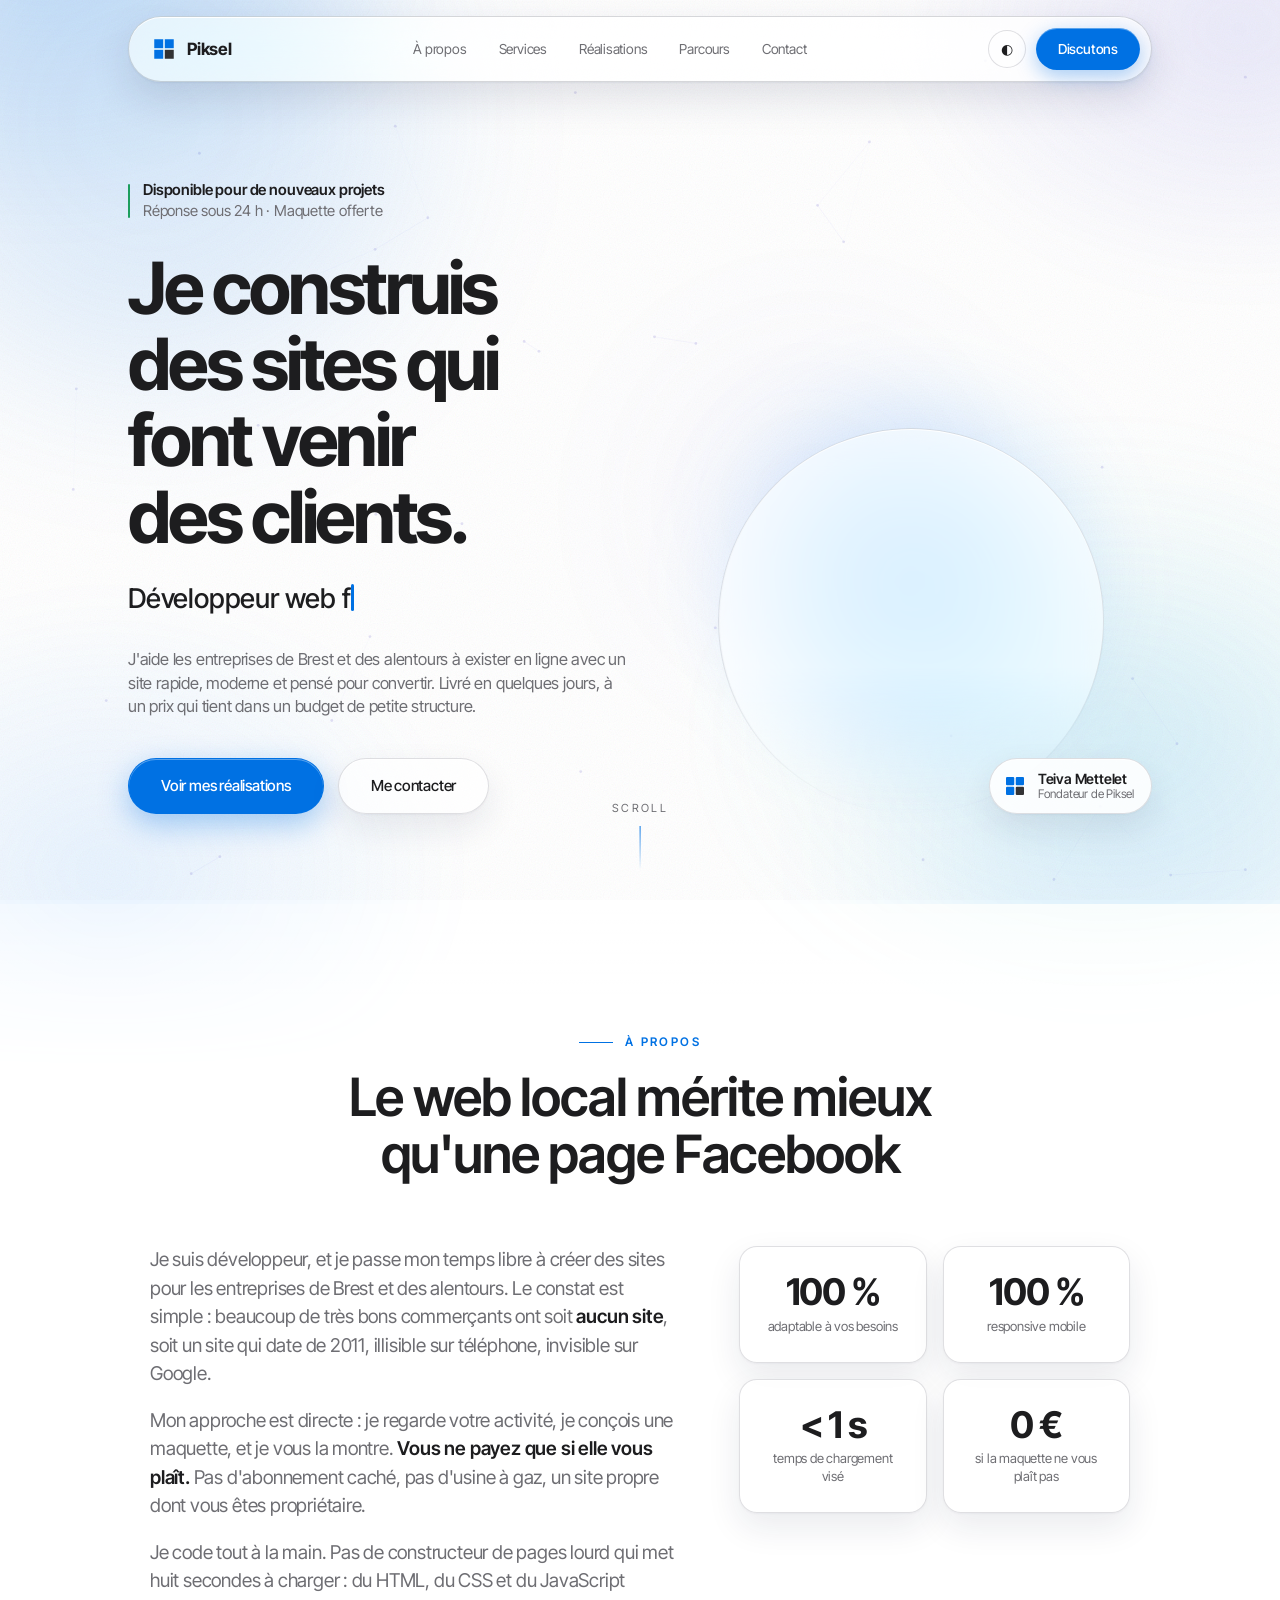
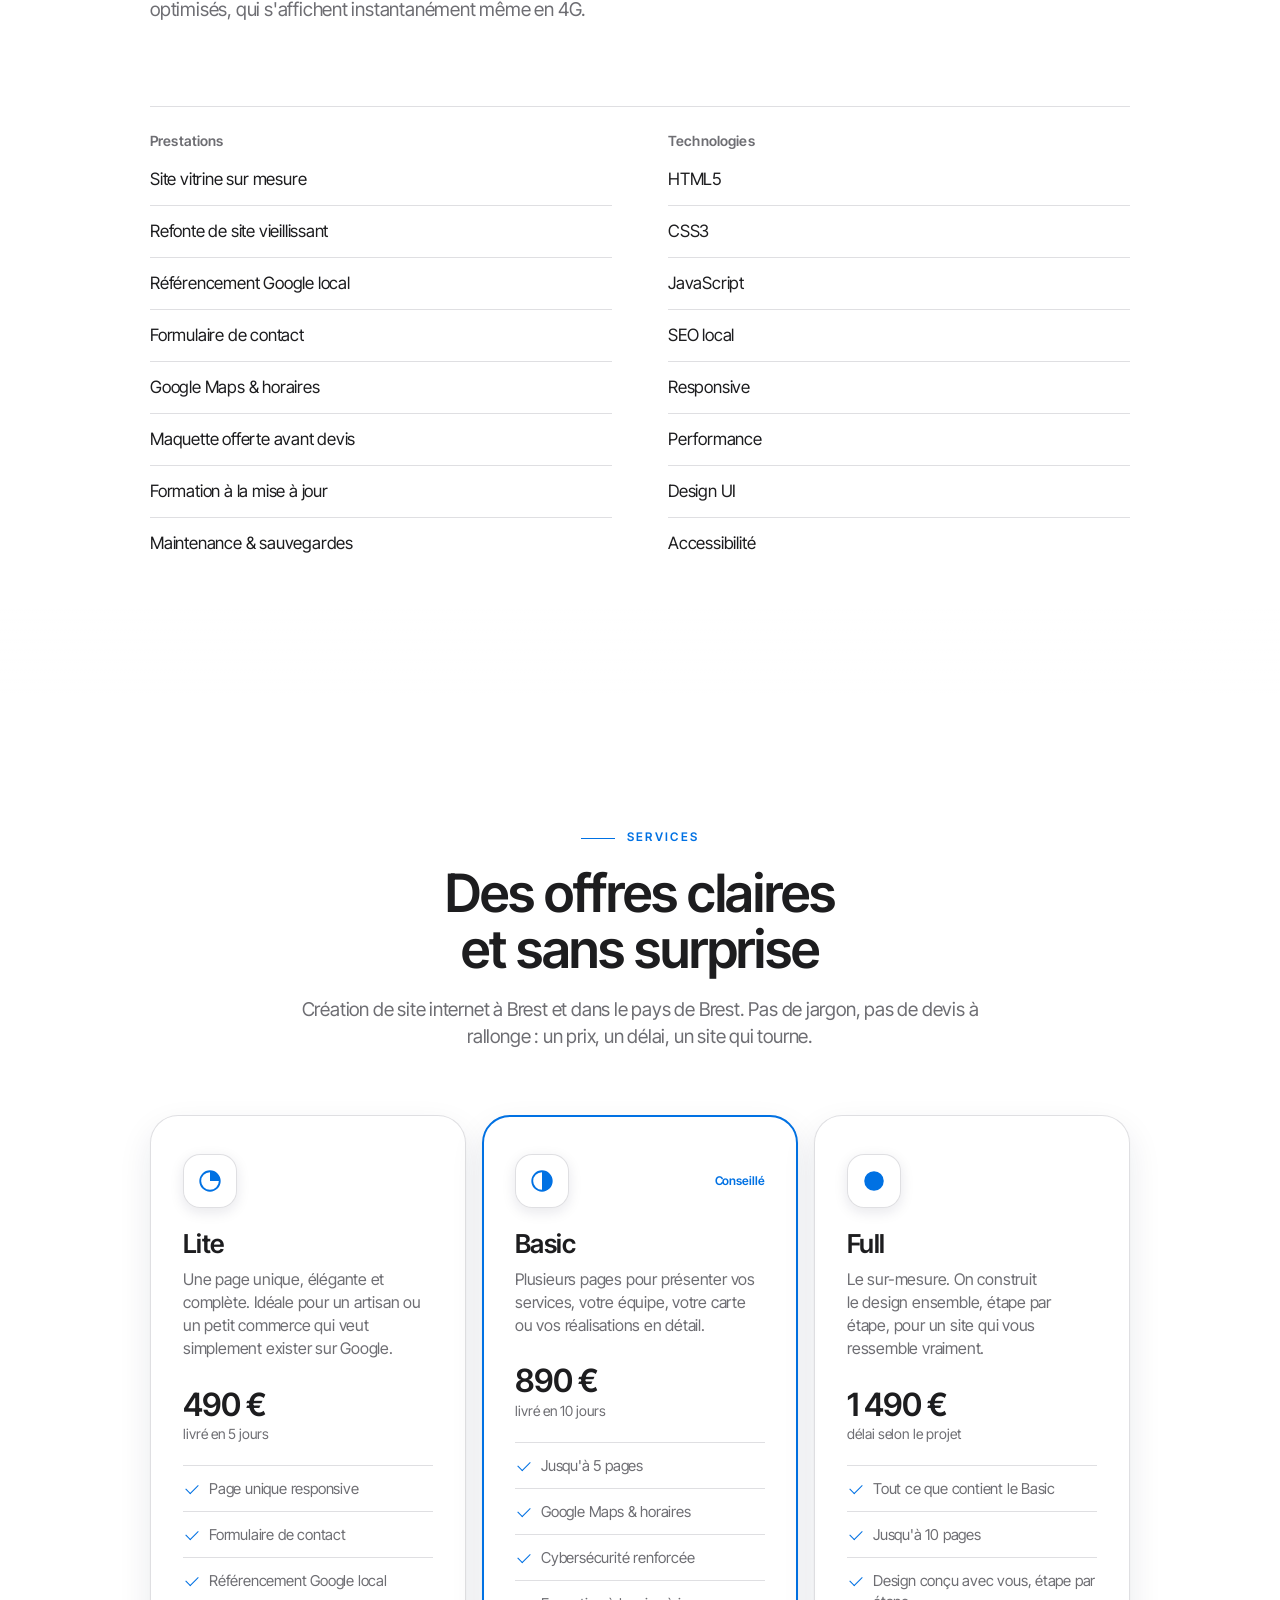
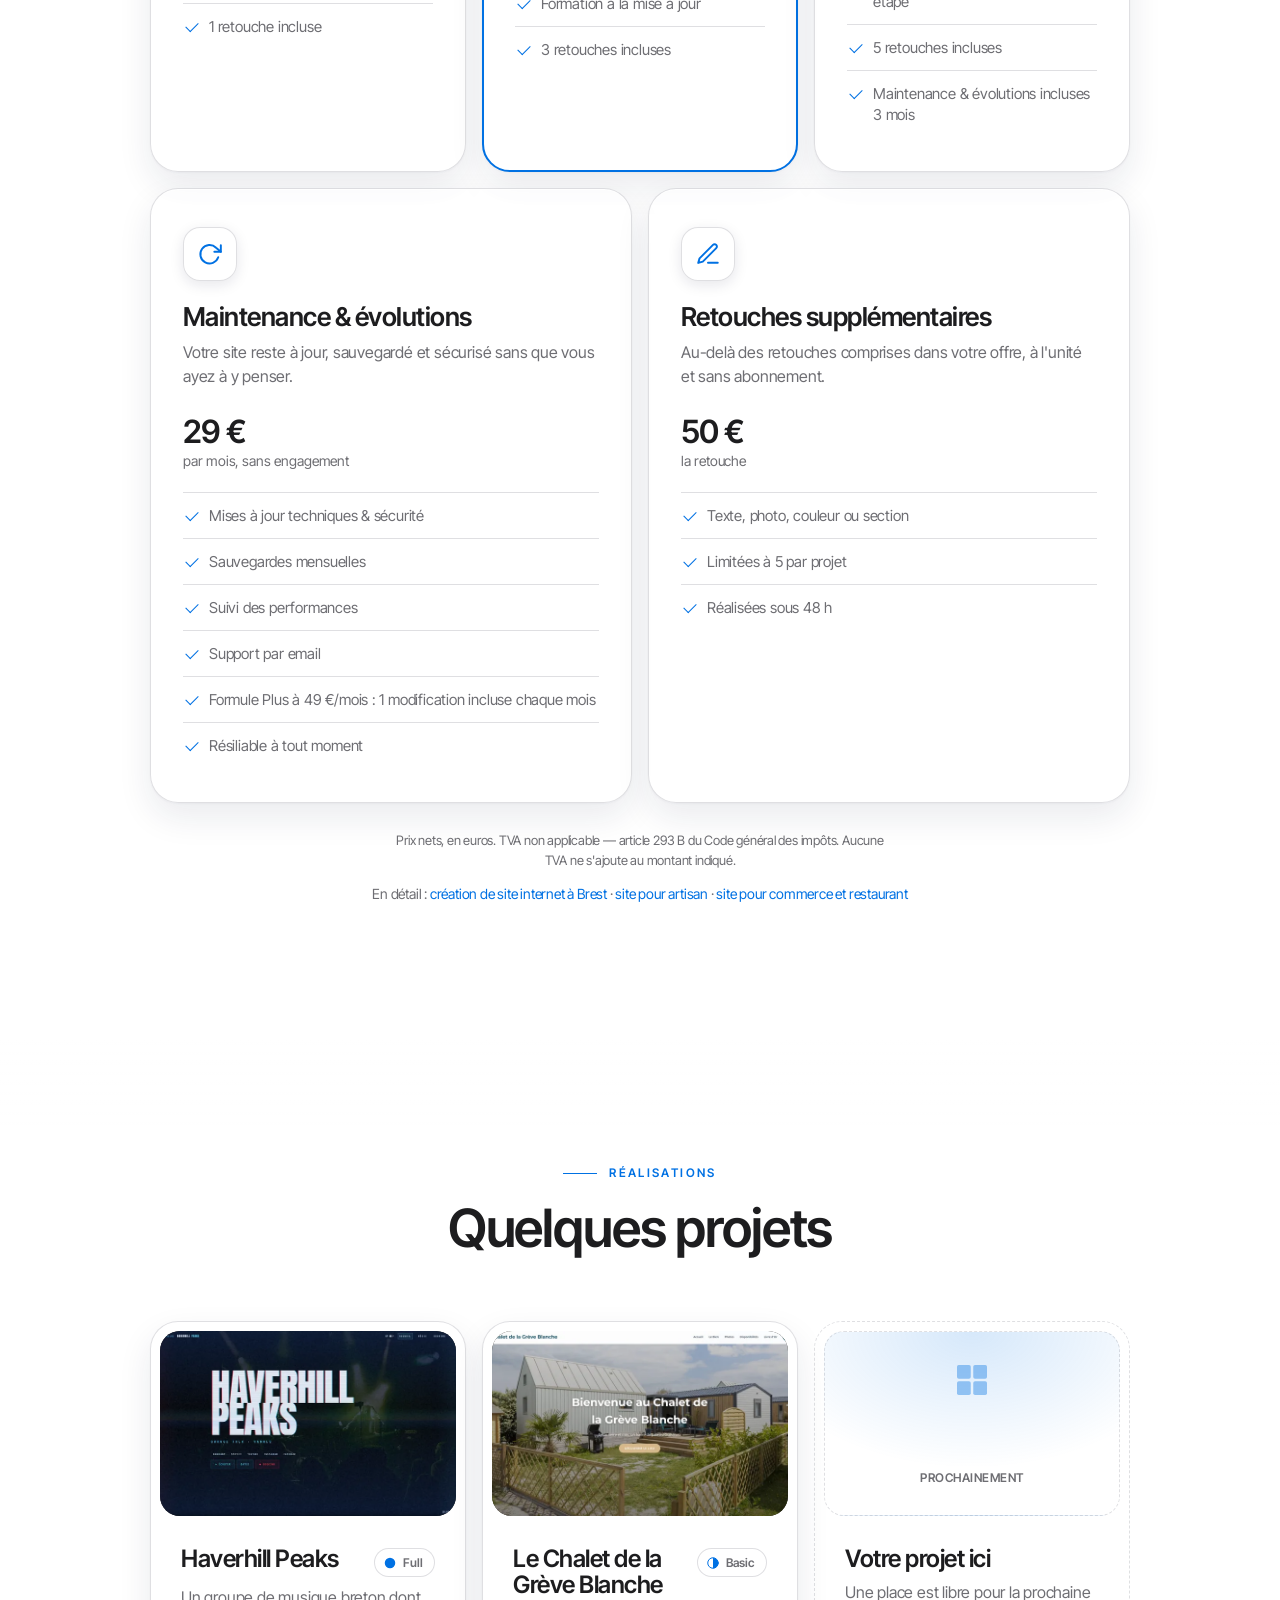
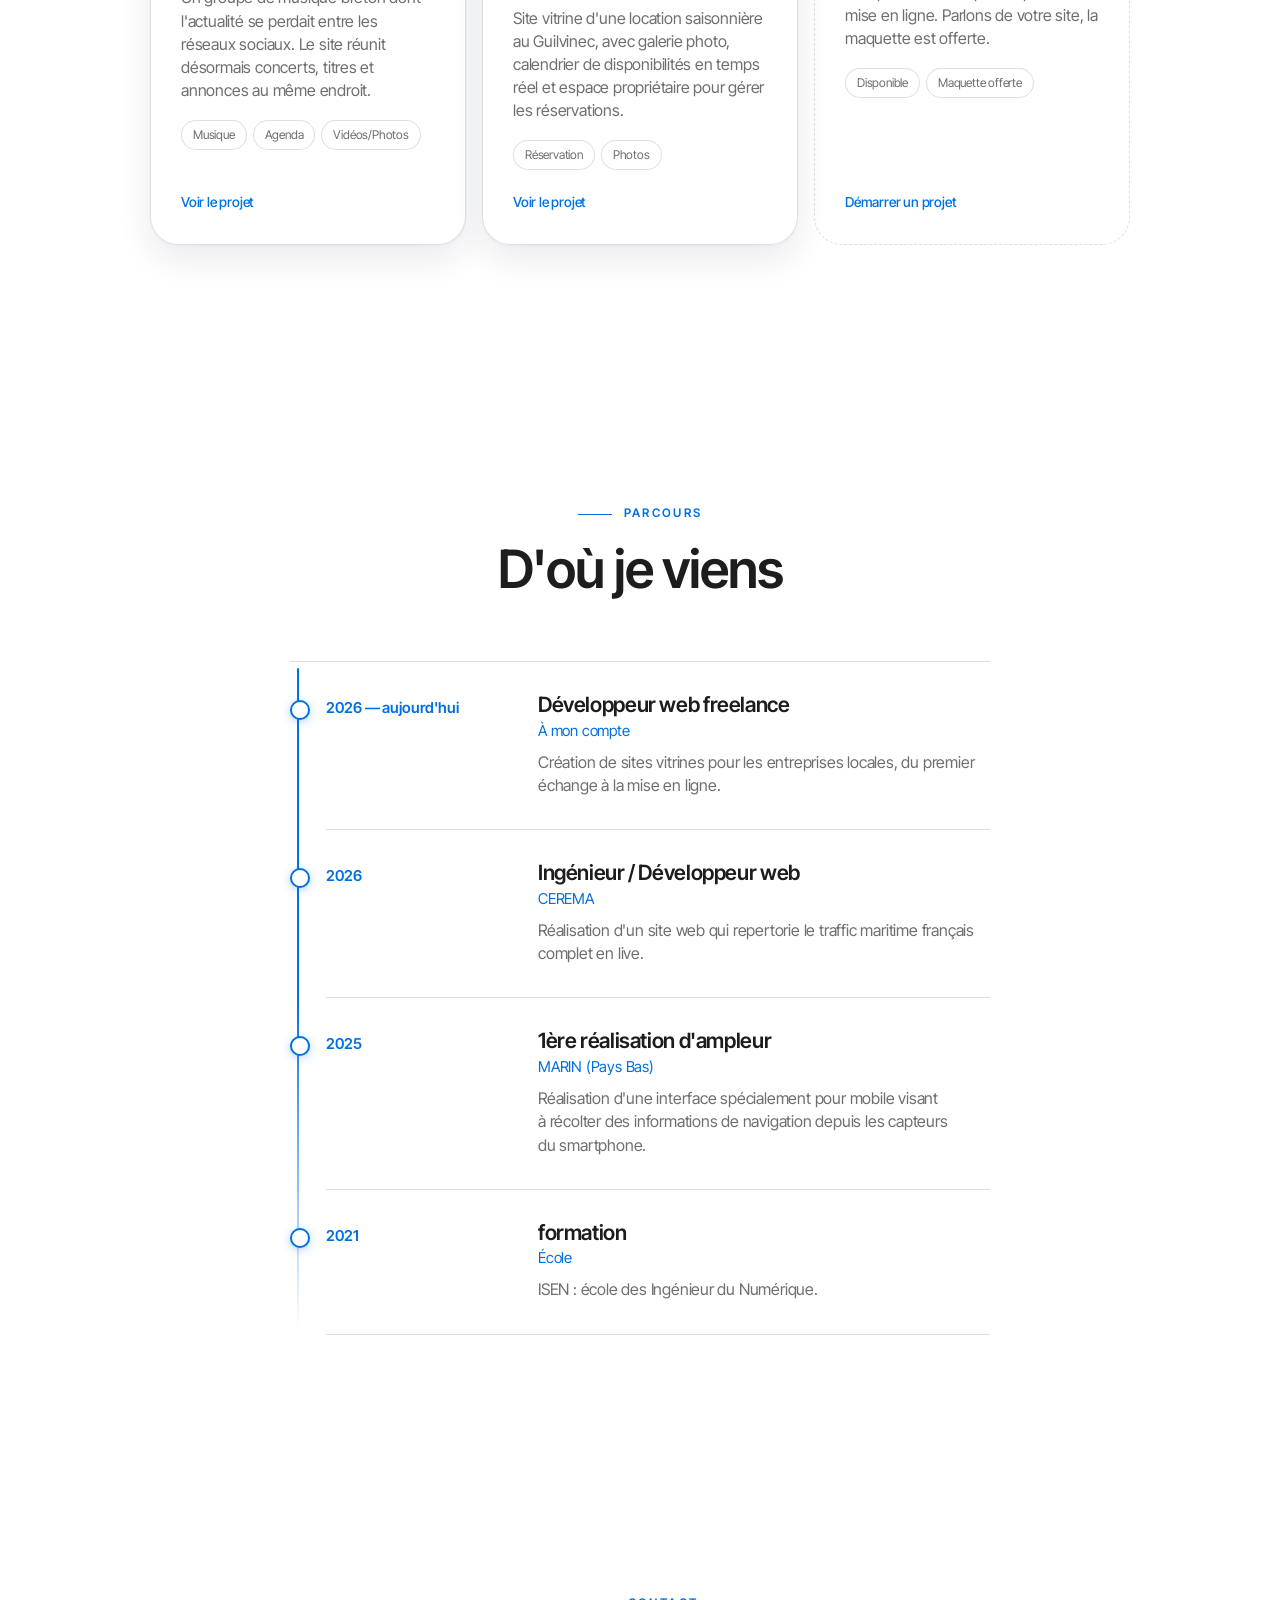
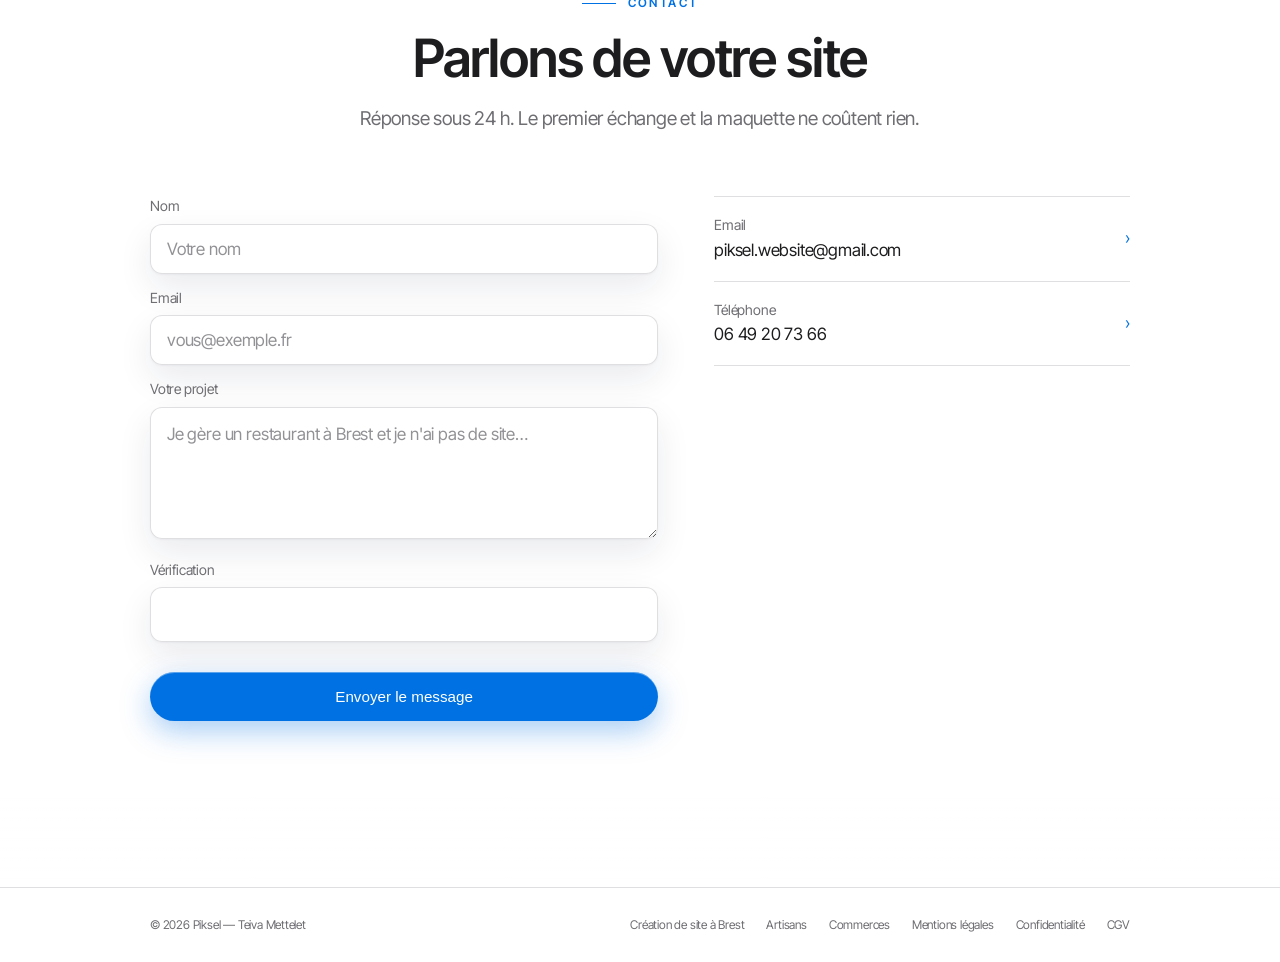
<file: index.html>
<!DOCTYPE html>
<html lang="fr">
<head>
  <meta charset="UTF-8" />
  <meta name="viewport" content="width=device-width, initial-scale=1.0" />
  <title>Création de site internet à Brest dès 490 € | Piksel</title>
  <meta name="description" content="Développeur web freelance à Brest : sites vitrines rapides et modernes pour artisans, commerçants et TPE du Finistère. Maquette offerte, livraison en quelques jours, dès 490 €." />

  <!-- Adresse de référence du site. Google voit la même page sur
       piksel-web.fr et sur piksel-aj3.pages.dev (conservé pour les
       préversions) : sans cette balise, il les traiterait comme du
       contenu dupliqué et n'en indexerait qu'une, choisie au hasard. -->
  <link rel="canonical" href="https://piksel-web.fr/" />

  <!-- Aperçu affiché quand le lien est partagé par SMS, WhatsApp,
       LinkedIn ou email. Sans og:image, l'aperçu sort sans visuel. -->
  <meta property="og:title" content="Piksel — Création de site internet à Brest" />
  <meta property="og:description" content="Sites vitrines rapides et modernes pour artisans, commerçants et TPE à Brest et alentours. Maquette offerte, dès 490 €." />
  <meta property="og:type" content="website" />
  <meta property="og:url" content="https://piksel-web.fr/" />
  <meta property="og:site_name" content="Piksel" />
  <meta property="og:locale" content="fr_FR" />
  <meta property="og:image" content="https://piksel-web.fr/og.jpg" />
  <meta property="og:image:width" content="1200" />
  <meta property="og:image:height" content="630" />
  <meta property="og:image:alt" content="Piksel — Teiva Mettelet, développeur web freelance" />
  <meta name="twitter:card" content="summary_large_image" />
  <meta name="twitter:image" content="https://piksel-web.fr/og.jpg" />
  <meta name="theme-color" content="#ffffff" media="(prefers-color-scheme: light)" />
  <meta name="theme-color" content="#000000" media="(prefers-color-scheme: dark)" />

  <link rel="icon" href="/favicon.ico" sizes="48x48" />
  <link rel="icon" href="/favicon.svg" type="image/svg+xml" />
  <link rel="icon" href="/favicon-192.png" type="image/png" sizes="192x192" />
  <link rel="apple-touch-icon" href="/apple-touch-icon.png" />

  <!-- Police hébergée sur ce serveur plutôt que chez Google Fonts.
       Charger la police depuis fonts.googleapis.com transmettait l'adresse
       IP de chaque visiteur à Google sans son consentement — un point que
       la CNIL surveille et qui a déjà valu une condamnation en Allemagne.
       Bénéfice annexe : deux connexions externes en moins au chargement. -->
  <link rel="preload" href="fonts/inter-tight-latin-400.woff2" as="font" type="font/woff2" crossorigin />
  <link rel="preload" href="fonts/inter-tight-latin-700.woff2" as="font" type="font/woff2" crossorigin />

  <!-- Captcha Cloudflare Turnstile.
       Rendu « explicite » plutôt qu'automatique : le site a son propre
       bouton clair/sombre, alors que le mode `auto` du widget suivrait le
       réglage du système. On le pilote donc depuis notre JS.
       Ce callback est défini AVANT le chargement de l'API : selon l'ordre
       d'exécution, c'est soit lui, soit le script principal, qui déclenche
       le rendu — les deux cas sont couverts. -->
  <script>
    window.pikselTurnstile = () => window.piksel && window.piksel.renderCaptcha();
  </script>
  <script src="https://challenges.cloudflare.com/turnstile/v0/api.js?render=explicit&onload=pikselTurnstile"
          async defer></script>

  <!-- ============================================================
       DONNÉES STRUCTURÉES (JSON-LD)
       Décrit l'activité dans un format que Google lit directement, au
       lieu de la deviner depuis le texte. C'est ce qui permet
       d'apparaître comme prestataire local plutôt que comme simple page.

       `areaServed` liste Brest et les communes alentour : c'est le champ
       qui pèse le plus pour ressortir sur « création site internet [ville] ».
       Garder la même liste que sur la fiche Google Business Profile.
       ============================================================ -->
  <script type="application/ld+json">
  {
    "@context": "https://schema.org",
    "@graph": [
      {
        "@type": "ProfessionalService",
        "@id": "https://piksel-web.fr/#business",
        "name": "Piksel",
        "url": "https://piksel-web.fr/",
        "image": "https://piksel-web.fr/og.jpg",
        "logo": "https://piksel-web.fr/piksel-logo.png",
        "description": "Création de sites vitrines rapides et modernes pour les artisans, commerçants et petites entreprises. Maquette offerte avant tout engagement.",
        "email": "piksel.website@gmail.com",
        "telephone": "+33649207366",
        "priceRange": "490 € - 1 490 €",
        "currenciesAccepted": "EUR",
        "address": {
          "@type": "PostalAddress",
          "addressLocality": "Brest",
          "postalCode": "29200",
          "addressRegion": "Bretagne",
          "addressCountry": "FR"
        },
        "areaServed": [
          { "@type": "City", "name": "Brest" },
          { "@type": "City", "name": "Plouzané" },
          { "@type": "City", "name": "Guipavas" },
          { "@type": "City", "name": "Le Relecq-Kerhuon" },
          { "@type": "City", "name": "Gouesnou" },
          { "@type": "City", "name": "Bohars" },
          { "@type": "City", "name": "Guilers" },
          { "@type": "City", "name": "Plougastel-Daoulas" },
          { "@type": "City", "name": "Landerneau" },
          { "@type": "City", "name": "Saint-Renan" },
          { "@type": "City", "name": "Plabennec" },
          { "@type": "City", "name": "Locmaria-Plouzané" }
        ],
        "founder": { "@id": "https://piksel-web.fr/#teiva" },
        "knowsLanguage": "fr-FR",
        "hasOfferCatalog": {
          "@type": "OfferCatalog",
          "name": "Création de sites vitrines",
          "itemListElement": [
            {
              "@type": "Offer",
              "name": "Lite — page unique",
              "description": "Une page unique, élégante et complète, avec formulaire de contact et référencement Google local.",
              "price": "490",
              "priceCurrency": "EUR"
            },
            {
              "@type": "Offer",
              "name": "Basic — site multipage",
              "description": "Jusqu'à 5 pages, Google Maps et horaires, formation à la mise à jour.",
              "price": "890",
              "priceCurrency": "EUR"
            },
            {
              "@type": "Offer",
              "name": "Full — sur mesure",
              "description": "Jusqu'à 10 pages, design conçu avec vous, 5 retouches et 3 mois de maintenance inclus.",
              "price": "1490",
              "priceCurrency": "EUR"
            },
            {
              "@type": "Offer",
              "name": "Maintenance & évolutions",
              "description": "Mises à jour, sauvegardes et suivi des performances, sans engagement.",
              "price": "29",
              "priceCurrency": "EUR"
            }
          ]
        }
      },
      {
        "@type": "Person",
        "@id": "https://piksel-web.fr/#teiva",
        "name": "Teiva Mettelet",
        "jobTitle": "Développeur web freelance à Brest",
        "image": "https://piksel-web.fr/teiva.webp",
        "url": "https://piksel-web.fr/",
        "worksFor": { "@id": "https://piksel-web.fr/#business" },
        "knowsAbout": ["Développement web", "HTML", "CSS", "JavaScript", "Référencement local", "Accessibilité web"]
      },
      {
        "@type": "WebSite",
        "@id": "https://piksel-web.fr/#site",
        "url": "https://piksel-web.fr/",
        "name": "Piksel",
        "inLanguage": "fr-FR",
        "publisher": { "@id": "https://piksel-web.fr/#business" }
      }
    ]
  }
  </script>

  <style>
    /* ----- POLICE LOCALE -----
       `font-display: swap` affiche immédiatement une police système, puis
       bascule : le texte reste lisible pendant le chargement.
       `unicode-range` évite de télécharger le jeu étendu à ceux qui n'en
       ont pas besoin — le navigateur ne prend latin-ext que s'il croise
       un caractère qui l'exige. */
    @font-face {
      font-family: 'Inter Tight';
      font-style: normal;
      font-weight: 400;
      font-display: swap;
      src: url('fonts/inter-tight-latin-400.woff2') format('woff2');
      unicode-range: U+0000-00FF, U+0131, U+0152-0153, U+02BB-02BC, U+2000-206F, U+2074, U+20AC, U+2122, U+2191, U+2193, U+2212, U+2215;
    }
    @font-face {
      font-family: 'Inter Tight';
      font-style: normal;
      font-weight: 500;
      font-display: swap;
      src: url('fonts/inter-tight-latin-500.woff2') format('woff2');
      unicode-range: U+0000-00FF, U+0131, U+0152-0153, U+02BB-02BC, U+2000-206F, U+2074, U+20AC, U+2122, U+2191, U+2193, U+2212, U+2215;
    }
    @font-face {
      font-family: 'Inter Tight';
      font-style: normal;
      font-weight: 600;
      font-display: swap;
      src: url('fonts/inter-tight-latin-600.woff2') format('woff2');
      unicode-range: U+0000-00FF, U+0131, U+0152-0153, U+02BB-02BC, U+2000-206F, U+2074, U+20AC, U+2122, U+2191, U+2193, U+2212, U+2215;
    }
    @font-face {
      font-family: 'Inter Tight';
      font-style: normal;
      font-weight: 700;
      font-display: swap;
      src: url('fonts/inter-tight-latin-700.woff2') format('woff2');
      unicode-range: U+0000-00FF, U+0131, U+0152-0153, U+02BB-02BC, U+2000-206F, U+2074, U+20AC, U+2122, U+2191, U+2193, U+2212, U+2215;
    }
    @font-face {
      font-family: 'Inter Tight';
      font-style: normal;
      font-weight: 400;
      font-display: swap;
      src: url('fonts/inter-tight-latin-ext-400.woff2') format('woff2');
      unicode-range: U+0100-02BA, U+02BD-02C5, U+02C7-02CC, U+02CE-02D7, U+02DD-02FF, U+0304, U+0308, U+0329, U+1D00-1DBF, U+1E00-1E9F, U+1EF2-1EFF, U+2020, U+20A0-20AB, U+20AD-20C0, U+2113, U+2C60-2C7F, U+A720-A7FF;
    }
    @font-face {
      font-family: 'Inter Tight';
      font-style: normal;
      font-weight: 700;
      font-display: swap;
      src: url('fonts/inter-tight-latin-ext-700.woff2') format('woff2');
      unicode-range: U+0100-02BA, U+02BD-02C5, U+02C7-02CC, U+02CE-02D7, U+02DD-02FF, U+0304, U+0308, U+0329, U+1D00-1DBF, U+1E00-1E9F, U+1EF2-1EFF, U+2020, U+20A0-20AB, U+20AD-20C0, U+2113, U+2C60-2C7F, U+A720-A7FF;
    }

    /* ============================================================
       PIKSEL — style Apple, verre subtil, dynamique.
       Reprend les couleurs, la typo et la rigueur de la version
       « index.html », tout en conservant la richesse interactive
       de la version glassmorphisme (loader, machine à écrire,
       curseur, canvas, tilt 3D, carrousels).
       ============================================================ */

    /* ----- VARIABLES APPLE + GLASS ----- */
    :root {
      --bg: #ffffff;
      --txt: #1d1d1f;
      --txt-dim: #6e6e73;
      --line: rgba(28, 34, 54, .14);
      --accent: #0071e3;
      --accent-hi: #0077ed;
      --ok: #1d9e5e;

      /* verre */
      --veil: rgba(255, 255, 255, .30);
      --veil-alt: rgba(255, 255, 255, .62);
      --card: rgba(255, 255, 255, .66);
      --card-hi: rgba(255, 255, 255, .88);
      --card-line: rgba(255, 255, 255, .85);
      --card-inner: inset 0 1px 0 rgba(255, 255, 255, .95);
      --card-shadow: 0 1px 2px rgba(22, 34, 66, .04), 0 14px 34px rgba(22, 34, 66, .09);
      --card-shadow-hi: 0 2px 4px rgba(22, 34, 66, .05), 0 22px 50px rgba(22, 34, 66, .14);
      --blur: blur(22px) saturate(180%);
      /* La capsule de nav flotte sur du blanc pur : avec --card/--blur le
         verre y devenait quasi invisible. Elle a donc son propre verre,
         plus dense et plus sature. En sombre il etait deja juste : les
         valeurs y retombent sur --card / --blur. */
      --nav-glass: rgba(255, 255, 255, .58);
      --nav-glass-hi: rgba(255, 255, 255, .72);
      --nav-blur: blur(34px) saturate(210%) brightness(1.05);
      --nav-shadow: 0 1px 2px rgba(22, 34, 66, .06), 0 16px 40px rgba(22, 34, 66, .13);
      --nav-shadow-hi: 0 2px 5px rgba(22, 34, 66, .08), 0 24px 56px rgba(22, 34, 66, .18);
      --nav-line: rgba(28, 34, 54, .18);

      --radius: 18px;
      --radius-lg: 28px;
      --radius-s: 12px;
      --pill: 980px;
      --max: 1024px;
      --read: 700px;
      --ease: cubic-bezier(.28, .11, .32, 1);
    }

    /* .alt est défini plus bas, avec les règles de section. */

    html[data-theme="dark"] {
      --bg: #000000;
      --txt: #f5f5f7;
      --txt-dim: #86868b;
      --line: rgba(255, 255, 255, .16);
      --accent: #2997ff;
      --accent-hi: #47a5ff;
      --ok: #30d158;
      --veil: rgba(0, 0, 0, .32);
      --veil-alt: rgba(255, 255, 255, .055);
      --card: rgba(255, 255, 255, .075);
      --card-hi: rgba(255, 255, 255, .115);
      --card-line: rgba(255, 255, 255, .13);
      --card-inner: inset 0 1px 0 rgba(255, 255, 255, .09);
      --card-shadow: 0 1px 2px rgba(0, 0, 0, .3), 0 14px 34px rgba(0, 0, 0, .45);
      --card-shadow-hi: 0 2px 4px rgba(0, 0, 0, .35), 0 22px 50px rgba(0, 0, 0, .55);
      /* le verre sombre etait deja au bon niveau : on ne touche a rien */
      --nav-glass: var(--card);
      --nav-glass-hi: var(--card-hi);
      --nav-blur: var(--blur);
      --nav-shadow: var(--card-shadow);
      --nav-shadow-hi: var(--card-shadow-hi);
      --nav-line: var(--line);
    }

    /* ----- RESET & FOND ----- */
    * {
      margin: 0;
      padding: 0;
      box-sizing: border-box;
    }

    html {
      scroll-behavior: smooth;
      -webkit-text-size-adjust: 100%;
      overflow-x: clip;
      background: var(--bg);
      transition: background .4s var(--ease);
    }

    body {
      background: transparent;
      color: var(--txt);
      font-family: -apple-system, BlinkMacSystemFont, 'SF Pro Text', 'SF Pro Display', 'Inter Tight', 'Helvetica Neue', Arial, sans-serif;
      font-size: 17px;
      line-height: 1.47;
      letter-spacing: -.012em;
      -webkit-font-smoothing: antialiased;
      -moz-osx-font-smoothing: grayscale;
      overflow-x: hidden;
      position: relative;
      transition: color .4s var(--ease);
      min-height: 100vh;
    }

    /* nappe de couleur (fixe) */
    body::before {
      content: '';
      position: fixed;
      inset: -15%;
      z-index: -2;
      pointer-events: none;
      background:
        radial-gradient(38% 40% at 14% 6%, rgba(0, 113, 227, .18), transparent 62%),
        radial-gradient(34% 36% at 86% 14%, rgba(88, 86, 214, .13), transparent 62%),
        radial-gradient(40% 42% at 78% 74%, rgba(52, 199, 190, .11), transparent 62%),
        radial-gradient(34% 38% at 18% 86%, rgba(10, 132, 255, .10), transparent 62%);
      filter: blur(26px);
    }

    html[data-theme="dark"] body::before {
      opacity: .62;
    }

    /* grain */
    body::after {
      content: '';
      position: fixed;
      inset: 0;
      z-index: -1;
      pointer-events: none;
      opacity: .2;
      background-image: url("data:image/svg+xml,%3Csvg xmlns='http://www.w3.org/2000/svg' width='140' height='140'%3E%3Cfilter id='n'%3E%3CfeTurbulence type='fractalNoise' baseFrequency='.85' numOctaves='3'/%3E%3C/filter%3E%3Crect width='140' height='140' filter='url(%23n)' opacity='.42'/%3E%3C/svg%3E");
    }

    /* ----- TYPOGRAPHIE ----- */
    h1,
    h2,
    h3,
    h4 {
      font-weight: 600;
      line-height: 1.08;
      letter-spacing: -.02em;
    }

    a {
      color: inherit;
      text-decoration: none;
    }
    img {
      max-width: 100%;
      display: block;
    }
    ::selection {
      background: rgba(0, 113, 227, .22);
    }
    :focus-visible {
      outline: 3px solid var(--accent);
      outline-offset: 3px;
      border-radius: 4px;
    }

    .wrap {
      width: 100%;
      max-width: var(--max);
      margin: 0 auto;
      padding: 0 22px;
    }

    /* ----- LOADER (apple‑like) ----- */
    #loader {
      position: fixed;
      inset: 0;
      z-index: 9999;
      background: var(--bg);
      display: flex;
      align-items: center;
      justify-content: center;
      flex-direction: column;
      gap: 26px;
      transition: opacity .7s var(--ease), visibility .7s;
    }
    #loader.done {
      opacity: 0;
      visibility: hidden;
    }
    .load-lock {
      display: flex;
      align-items: center;
      gap: 16px;
    }
    .load-mark {
      width: clamp(38px, 7vw, 54px);
      height: clamp(38px, 7vw, 54px);
      flex: none;
      color: var(--txt);
      opacity: 0;
      transform: scale(.6) rotate(-25deg);
      animation: markIn .9s var(--ease) .1s forwards;
    }
    @keyframes markIn {
      to {
        opacity: 1;
        transform: scale(1) rotate(0);
      }
    }
    .load-mark rect.p {
      animation: blipx 2.4s ease-in-out infinite;
    }
    .load-mark rect.p:nth-of-type(2) {
      animation-delay: .3s;
    }
    .load-mark rect.p:nth-of-type(3) {
      animation-delay: .6s;
    }
    .load-mark rect.p:nth-of-type(4) {
      animation-delay: .9s;
    }
    @keyframes blipx {
      0%,
      100% {
        opacity: 1;
      }
      45% {
        opacity: .25;
      }
    }

    .load-name {
      font-size: clamp(2rem, 6vw, 3.2rem);
      font-weight: 700;
      letter-spacing: -.03em;
      overflow: hidden;
    }
    .load-name span {
      display: inline-block;
      transform: translateY(110%);
      animation: riseUp .85s var(--ease) forwards;
    }
    @keyframes riseUp {
      to {
        transform: translateY(0);
      }
    }

    .load-bar {
      width: min(240px, 50vw);
      height: 5px;
      border-radius: 9px;
      overflow: hidden;
      background: var(--card);
      backdrop-filter: var(--blur);
      -webkit-backdrop-filter: var(--blur);
      border: 1px solid var(--line);
      box-shadow: var(--card-inner);
    }
    .load-bar i {
      display: block;
      height: 100%;
      width: 0;
      background: var(--accent);
      border-radius: 9px;
      animation: fill 1.5s var(--ease) forwards;
    }
    @keyframes fill {
      to {
        width: 100%;
      }
    }

    /* ----- CURSEUR -----
       Plus d'element suiveur : le curseur systeme est simplement remplace par
       une fleche dessinee en SVG. Zero JavaScript, zero latence, et il reste
       un vrai curseur — pas un disque qui court apres le pointeur.

       Chaque fleche est dessinee DEUX FOIS sur le meme trace :
         1. dessous, un contour epais en bleu, joints arrondis
         2. dessus, le meme trace rempli et contourne en blanc, plus fin
       La difference des deux epaisseurs (3,6 - 1,6) / 2 laisse voir exactement
       1 px de bleu. C'est ce qui donne un liseré fin ET des angles courbes,
       sans avoir a decrire les arrondis dans le trace lui-meme.

       Le couple `4 3` en fin de declaration est le point actif : la pointe. */
    :root {
      /* Taille reduite a 80 % : le viewBox reste 28 pour ne pas retoucher le
         trace, seules width/height passent a 22 (28 x 0.8 = 22.4). Le point
         actif suit la meme reduction : 4 3 -> 3 2. */
      --cur: url("data:image/svg+xml,%3Csvg xmlns='http://www.w3.org/2000/svg' width='22' height='22' viewBox='0 0 28 28'%3E%3Cg fill='none' stroke-linejoin='round' stroke-linecap='round'%3E%3Cpath d='M4 3 4 22.2 8.9 17.6 11.9 24.2 15.2 22.7 12.3 16.4 18.9 16.1Z' stroke='%230071e3' stroke-width='3.6'/%3E%3Cpath d='M4 3 4 22.2 8.9 17.6 11.9 24.2 15.2 22.7 12.3 16.4 18.9 16.1Z' fill='%23ffffff' stroke='%23ffffff' stroke-width='1.6'/%3E%3C/g%3E%3C/svg%3E") 3 2, auto;
      /* survol : la meme fleche en negatif, bleue a liseré blanc */
      --cur-link: url("data:image/svg+xml,%3Csvg xmlns='http://www.w3.org/2000/svg' width='22' height='22' viewBox='0 0 28 28'%3E%3Cg fill='none' stroke-linejoin='round' stroke-linecap='round'%3E%3Cpath d='M4 3 4 22.2 8.9 17.6 11.9 24.2 15.2 22.7 12.3 16.4 18.9 16.1Z' stroke='%23ffffff' stroke-width='3.6'/%3E%3Cpath d='M4 3 4 22.2 8.9 17.6 11.9 24.2 15.2 22.7 12.3 16.4 18.9 16.1Z' fill='%230071e3' stroke='%230071e3' stroke-width='1.6'/%3E%3C/g%3E%3C/svg%3E") 3 2, pointer;
    }
    html {
      cursor: var(--cur);

      /* ----- BARRE DE DEFILEMENT -----
         `color-scheme` aligne aussi les widgets natifs (menus, champs de
         date) sur le theme courant. Le pouce reprend le gris discret du
         texte secondaire, la piste reste transparente pour laisser passer
         le fond anime de la page. */
      color-scheme: light;
      --sb-thumb: rgba(28, 34, 54, .28);
      --sb-track: transparent;
      scrollbar-width: thin;
      scrollbar-color: var(--sb-thumb) var(--sb-track);
    }
    html[data-theme="dark"] {
      color-scheme: dark;
      --sb-thumb: rgba(255, 255, 255, .26);
    }
    /* Un pouce trop pale devient invisible pour qui force le contraste. */
    @media (prefers-contrast: more) {
      html {
        --sb-thumb: #000;
      }
      html[data-theme="dark"] {
        --sb-thumb: #fff;
      }
    }
    /* Repli pour les moteurs WebKit anterieurs a scrollbar-color
       (Safari < 26.2). Les variables ci-dessus y cascadent telles quelles. */
    @supports not (scrollbar-color: auto) {
      html::-webkit-scrollbar {
        width: 11px;
        height: 11px;
      }
      html::-webkit-scrollbar-track {
        background: var(--sb-track);
      }
      html::-webkit-scrollbar-thumb {
        background: var(--sb-thumb);
        border-radius: 99px;
        border: 3px solid transparent;
        background-clip: content-box;
      }
      html::-webkit-scrollbar-thumb:hover {
        background: var(--accent);
        background-clip: content-box;
      }
    }
    a,
    label,
    summary,
    [role="button"],
    .card,
    .proj,
    .stat {
      cursor: var(--cur-link);
    }
    /* la barre d'insertion reste la bonne indication dans un champ de saisie */
    input,
    textarea,
    select {
      cursor: text;
    }
    textarea {
      cursor: auto;
    }

    /* barre de progression */
    #progress {
      position: fixed;
      top: 0;
      left: 0;
      height: 3px;
      width: 100%;
      background: var(--accent);
      z-index: 8000;
      transform: scaleX(0);
      transform-origin: 0 50%;
      will-change: transform;
    }

    /* ----- NAV (capsule flottante) ----- */
    header {
      position: fixed;
      top: 16px;
      left: 0;
      right: 0;
      z-index: 800;
      transition: top .45s var(--ease);
    }
    /* CORRECTIF : le flou est porte par .nav::before, jamais par .nav.
       Un element avec backdrop-filter devient le bloc conteneur de ses
       descendants en position:fixed. Le menu mobile (.links, enfant de .nav)
       calait donc ses inset sur la capsule de 60px au lieu de l'ecran :
       fond quasi inexistant, liens etales par-dessus la page. */
    .nav {
      position: relative;
      display: flex;
      align-items: center;
      justify-content: space-between;
      gap: 20px;
      padding: 11px 11px 11px 22px;
      border-radius: 99px;
      background: none;
      border: 1px solid transparent;
    }
    .nav::before {
      content: '';
      position: absolute;
      inset: -1px;
      z-index: -1;
      border-radius: 99px;
      background: var(--nav-glass);
      backdrop-filter: var(--nav-blur);
      -webkit-backdrop-filter: var(--nav-blur);
      border: 1px solid var(--nav-line);
      box-shadow: var(--nav-shadow), var(--card-inner);
      transition: box-shadow .45s var(--ease), background .45s var(--ease), opacity .35s var(--ease);
    }
    header.stuck .nav::before {
      background: var(--nav-glass-hi);
      box-shadow: var(--nav-shadow-hi), var(--card-inner);
    }
    /* le menu couvre tout l'ecran : la capsule se dissout dessous au lieu de
       rester a moitie visible */
    body.menu-open .nav::before {
      opacity: 0;
    }

    .logo {
      font-weight: 700;
      font-size: 1.06rem;
      display: flex;
      align-items: center;
      gap: 10px;
    }
    .logo svg {
      width: 26px;
      height: 26px;
      flex: none;
    }
    /* Clignotement en cascade des 4 carrés — partagé par le logo de la nav
       et celui de la plaque du portrait, pour qu'ils battent à l'identique. */
    .logo svg rect.p,
    .ph-plate svg rect.p {
      animation: blipx 3.2s ease-in-out infinite;
    }
    .logo svg rect.p:nth-of-type(2),
    .ph-plate svg rect.p:nth-of-type(2) {
      animation-delay: .35s;
    }
    .logo svg rect.p:nth-of-type(3),
    .ph-plate svg rect.p:nth-of-type(3) {
      animation-delay: .7s;
    }
    .logo svg rect.p:nth-of-type(4),
    .ph-plate svg rect.p:nth-of-type(4) {
      animation-delay: 1.05s;
    }

    .links {
      display: flex;
      gap: 2px;
      align-items: center;
      position: relative;
    }
    .links a {
      font-size: .86rem;
      color: var(--txt-dim);
      padding: 9px 15px;
      border-radius: 99px;
      transition: color .3s;
      position: relative;
      z-index: 1;
    }
    .links a:hover {
      color: var(--txt);
    }
    .links a.on {
      color: var(--txt);
    }

    /* ----- PASTILLE LIQUIDE -----
       Un seul element physique glisse d'un lien a l'autre au lieu que chaque
       lien allume puis eteigne son propre fond. Pendant le trajet il s'etire
       dans l'axe du deplacement et s'aplatit legerement (scaleX > 1,
       scaleY < 1), puis se retasse avec un ressort : c'est ce couple
       etirement / retassement qui donne la sensation de matiere liquide.
       Position et largeur sont pilotees en JS (voir movePill). */
    .nav-pill {
      position: absolute;
      left: 0;
      top: 50%;
      height: 34px;
      width: 0;
      margin-top: -17px;
      border-radius: 99px;
      background: var(--card-hi);
      border: 1px solid var(--card-line);
      box-shadow: 0 2px 10px rgba(20, 24, 60, .10), var(--card-inner);
      backdrop-filter: blur(8px) saturate(160%);
      -webkit-backdrop-filter: blur(8px) saturate(160%);
      opacity: 0;
      pointer-events: none;
      z-index: 0;
      transform: translateX(0);
      transform-origin: center;
      will-change: transform, width;
      transition:
        transform .34s cubic-bezier(.34, .85, .3, 1),
        width .34s cubic-bezier(.34, .85, .3, 1),
        opacity .3s var(--ease);
    }
    html[data-theme="dark"] .nav-pill {
      border-color: rgba(255, 255, 255, .14);
      box-shadow: 0 2px 12px rgba(0, 0, 0, .35), var(--card-inner);
    }
    .nav-pill.show {
      opacity: 1;
    }
    @media(prefers-reduced-motion:reduce) {
      .nav-pill {
        transition: opacity .2s linear;
      }
    }

    /* Regroupe bouton de theme, CTA et burger. Cette regle remplace un
       ancien attribut style="" : la CSP du site interdit les styles inline
       pour couper la principale voie d'injection XSS. */
    .nav-actions {
      display: flex;
      gap: 10px;
      align-items: center;
    }

    .nav-cta {
      font-size: .86rem;
      font-weight: 500;
      padding: 11px 22px;
      border-radius: 99px;
      color: #fff;
      background: var(--accent);
      box-shadow: 0 6px 20px rgba(0, 113, 227, .35), inset 0 1px 0 rgba(255, 255, 255, .35);
      transition: transform .35s var(--ease), box-shadow .35s, background .35s;
    }
    .nav-cta:hover {
      transform: translateY(-2px);
      background: var(--accent-hi);
      box-shadow: 0 12px 30px rgba(0, 113, 227, .45), inset 0 1px 0 rgba(255, 255, 255, .35);
    }

    #themeBtn {
      background: rgba(255, 255, 255, .4);
      border: 1px solid var(--line);
      color: var(--txt);
      width: 38px;
      height: 38px;
      border-radius: 50%;
      cursor: var(--cur-link);
      display: grid;
      place-items: center;
      font-size: .9rem;
      transition: .35s var(--ease);
      box-shadow: var(--card-inner);
    }
    html[data-theme="dark"] #themeBtn {
      background: rgba(255, 255, 255, .07);
    }
    #themeBtn:hover {
      transform: rotate(25deg) scale(1.06);
    }

    .menu-cta {
      display: none;
    }
    #burger {
      display: none;
      background: none;
      border: 0;
      color: var(--txt);
      cursor: var(--cur-link);
      flex-direction: column;
      gap: 5px;
      padding: 9px;
    }
    #burger i {
      display: block;
      width: 22px;
      height: 2px;
      background: var(--txt);
      border-radius: 2px;
      transition: .3s var(--ease);
    }
    #burger.x i:nth-child(1) {
      transform: translateY(7px) rotate(45deg);
    }
    #burger.x i:nth-child(2) {
      opacity: 0;
    }
    #burger.x i:nth-child(3) {
      transform: translateY(-7px) rotate(-45deg);
    }

    /* ----- HERO (version glass) ----- */
    #hero {
      position: relative;
      min-height: 100svh;
      display: flex;
      align-items: center;
      overflow: hidden;
      background: none;
      padding: 0;
    }

    /* halos statiques */
    .blob {
      position: absolute;
      border-radius: 50%;
      filter: blur(90px);
      opacity: .5;
      z-index: 0;
      pointer-events: none;
    }
    .b1 {
      width: 520px;
      height: 520px;
      background: rgba(0, 113, 227, .25);
      top: -140px;
      left: -110px;
    }
    .b2 {
      width: 430px;
      height: 430px;
      background: rgba(10, 132, 255, .18);
      bottom: -150px;
      right: -70px;
    }
    .b3 {
      width: 320px;
      height: 320px;
      background: rgba(88, 86, 214, .15);
      top: 38%;
      right: 24%;
      opacity: .28;
    }
    html[data-theme="dark"] .blob {
      opacity: .55;
    }

    .hero-in {
      position: relative;
      z-index: 2;
      padding: 150px 0 90px;
      display: grid;
      grid-template-columns: 1.02fr .98fr;
      gap: 40px;
      align-items: end;
    }
    .hero-txt {
      min-width: 0;
    }

    /* portrait */
    .hero-photo {
      position: relative;
      display: flex;
      justify-content: center;
      align-items: flex-end;
      margin: 0;
      isolation: isolate;
    }
    .hero-photo picture {
      position: relative;
      z-index: 2;
      display: block;
      width: 100%;
      max-width: 440px;
      margin-bottom: -38px;
      filter: drop-shadow(0 26px 45px rgba(20, 24, 60, .26));
      opacity: 0;
      transform: translateY(28px) scale(.97);
      animation: photoIn 1.1s var(--ease) .55s forwards;
    }
    html[data-theme="dark"] .hero-photo picture {
      filter: drop-shadow(0 26px 45px rgba(0, 0, 0, .55));
    }
    @keyframes photoIn {
      to {
        opacity: 1;
        transform: none;
      }
    }
    .hero-photo img {
      display: block;
      width: 100%;
      height: auto;
      max-height: 78svh;
      object-fit: contain;
      object-position: bottom;
      -webkit-mask-image: radial-gradient(170% 60% at 50% 124%, transparent 0 56%, #000 100%),
        linear-gradient(to bottom, #000 58%, transparent 100%);
      mask-image: radial-gradient(170% 60% at 50% 124%, transparent 0 56%, #000 100%),
        linear-gradient(to bottom, #000 58%, transparent 100%);
      -webkit-mask-composite: source-in;
      mask-composite: intersect;
      -webkit-mask-repeat: no-repeat;
      mask-repeat: no-repeat;
      -webkit-mask-size: 100% 100%;
      mask-size: 100% 100%;
    }
    @supports not (mask-composite: intersect) {
      .hero-photo img {
        -webkit-mask-image: linear-gradient(to bottom, #000 66%, transparent 98%);
        mask-image: linear-gradient(to bottom, #000 66%, transparent 98%);
      }
    }

    .ph-glow {
      position: absolute;
      z-index: 0;
      width: 78%;
      aspect-ratio: 1;
      bottom: 7%;
      left: 50%;
      transform: translateX(-50%);
      border-radius: 50%;
      pointer-events: none;
      background: radial-gradient(circle, rgba(0, 113, 227, .35), rgba(10, 132, 255, .15) 55%, transparent 72%);
      filter: blur(46px);
    }

    .ph-disc {
      position: absolute;
      z-index: 1;
      width: 80%;
      max-width: 400px;
      aspect-ratio: 1;
      bottom: 0;
      left: 50%;
      transform: translateX(-50%);
      border-radius: 50%;
      pointer-events: none;
      background: var(--card);
      backdrop-filter: var(--blur);
      -webkit-backdrop-filter: var(--blur);
      border: 1px solid var(--line);
      box-shadow: var(--card-shadow-hi), var(--card-inner);
      -webkit-mask-image: linear-gradient(#000 62%, transparent 100%);
      mask-image: linear-gradient(#000 62%, transparent 100%);
    }

    /* La plaque est ancrée en bas à droite de la colonne photo.
       .hero-in étant une grille en `align-items: end`, ce bas de colonne
       est exactement celui de .hero-txt : la plaque s'aligne donc d'elle-même
       sur la rangée de boutons, sans valeur magique à maintenir. */
    .ph-plate {
      position: absolute;
      z-index: 3;
      right: 0;
      bottom: 0;
      display: flex;
      align-items: center;
      gap: 11px;
      padding: 11px 17px 11px 13px;
      border-radius: 99px;
      background: var(--card-hi);
      border: 1px solid var(--line);
      box-shadow: var(--card-shadow), var(--card-inner);
    }
    .ph-plate svg {
      width: 24px;
      height: 24px;
      flex: none;
      color: var(--txt);
    }
    .ph-plate b {
      display: block;
      font-size: .88rem;
      font-weight: 600;
      line-height: 1.25;
    }
    .ph-plate small {
      display: block;
      font-size: .74rem;
      color: var(--txt-dim);
      line-height: 1.25;
    }

    /* ----- STATUT DE DISPONIBILITE -----
       Bloc editorial : un filet vertical et deux lignes. Ni pilule, ni
       pastille pulsante. Le vert ne sert qu'ici, et il porte un sens
       (disponible) plutot qu'une decoration — c'est la seule entorse
       assumee a la regle du mono-accent. */
    .avail {
      position: relative;
      padding-left: 15px;
      margin-bottom: 28px;
    }
    .avail::before {
      content: '';
      position: absolute;
      left: 0;
      top: 4px;
      bottom: 4px;
      width: 2px;
      border-radius: 2px;
      background: var(--ok);
    }
    .avail b {
      display: block;
      font-size: 15px;
      font-weight: 600;
      letter-spacing: -.01em;
      line-height: 1.35;
    }
    .avail span {
      display: block;
      margin-top: 1px;
      font-size: 15px;
      line-height: 1.35;
      color: var(--txt-dim);
    }

    h1.title {
      font-size: clamp(2.0rem, 6vw, 4.5rem);
      font-weight: 700;
      letter-spacing: -.045em;
      line-height: 1.06;
    }
    h1.title .line {
      display: block;
      overflow: hidden;
    }
    h1.title .line>span {
      display: block;
      transform: translateY(110%);
      opacity: 0;
      transition: transform .9s var(--ease), opacity .9s var(--ease);
    }

    .role {
      margin-top: 24px;
      font-size: clamp(1.05rem, 3vw, 1.7rem);
      font-weight: 500;
      color: var(--txt-dim);
      min-height: 1.6em;
    }
    .role .type {
      color: var(--txt);
    }
    .role .cur {
      display: inline-block;
      width: 3px;
      height: 1em;
      border-radius: 2px;
      background: var(--accent);
      vertical-align: -.12em;
      animation: blink 1s steps(2) infinite;
    }
    @keyframes blink {
      50% {
        opacity: 0;
      }
    }

    .pitch {
      max-width: 560px;
      margin-top: 26px;
      color: var(--txt-dim);
      font-size: 1.03rem;
      line-height: 1.4;
    }

    .btns {
      display: flex;
      gap: 14px;
      flex-wrap: wrap;
      margin-top: 40px;
    }
    .btn {
      display: inline-flex;
      align-items: center;
      gap: 10px;
      padding: 16px 32px;
      border-radius: 99px;
      font-size: .95rem;
      font-weight: 500;
      transition: all .38s var(--ease);
      border: 1px solid transparent;
      cursor: var(--cur-link);
    }
    .btn-p {
      background: var(--accent);
      color: #fff;
      box-shadow: 0 10px 30px rgba(0, 113, 227, .35), inset 0 1px 0 rgba(255, 255, 255, .35);
    }
    .btn-p:hover {
      transform: translateY(-3px) scale(1.015);
      background: var(--accent-hi);
      box-shadow: 0 18px 44px rgba(0, 113, 227, .45), inset 0 1px 0 rgba(255, 255, 255, .35);
    }
    .btn-s {
      background: var(--card);
      border-color: var(--line);
      color: var(--txt);
      box-shadow: var(--card-shadow), var(--card-inner);
    }
    .btn-s:hover {
      transform: translateY(-3px);
      background: var(--card-hi);
      box-shadow: var(--card-shadow-hi), var(--card-inner);
    }

    .scroll-hint {
      position: absolute;
      bottom: 34px;
      left: 50%;
      transform: translateX(-50%);
      z-index: 3;
      font-size: .7rem;
      letter-spacing: .22em;
      text-transform: uppercase;
      color: var(--txt-dim);
      display: flex;
      flex-direction: column;
      align-items: center;
      gap: 10px;
    }
    .scroll-hint span {
      width: 1px;
      height: 44px;
      background: linear-gradient(var(--accent), transparent);
      animation: drop 2s infinite;
    }
    @keyframes drop {
      0% {
        transform: scaleY(0);
        transform-origin: top;
      }
      50% {
        transform: scaleY(1);
        transform-origin: top;
      }
      51% {
        transform-origin: bottom;
      }
      100% {
        transform: scaleY(0);
        transform-origin: bottom;
      }
    }

    /* ----- SECTIONS ----- */
    section {
      padding: 130px 0;
      position: relative;
      background: var(--veil);
    }
    /* Les sections alternent entre --veil et --veil-alt. Un aplat franc
       créait une ligne nette en plein milieu de l'espace vide qui suit les
       carrousels, si bien que les points de pagination semblaient flotter
       entre deux sections. La section alternée part donc de --veil à ses
       deux extrémités — exactement la teinte de ses voisines, donc aucune
       couture — puis glisse vers --veil-alt sur 90 px. */
    .alt {
      background: linear-gradient(to bottom,
          var(--veil) 0,
          var(--veil-alt) 90px,
          var(--veil-alt) calc(100% - 90px),
          var(--veil) 100%);
      --card: var(--card-hi);
    }

    .head {
      max-width: var(--read);
      margin: 0 auto 64px;
      text-align: center;
    }
    .eyebrow {
      font-size: .74rem;
      letter-spacing: .2em;
      text-transform: uppercase;
      color: var(--accent);
      display: flex;
      align-items: center;
      gap: 12px;
      margin-bottom: 18px;
      font-weight: 600;
      justify-content: center;
    }
    .eyebrow::before {
      content: '';
      width: 34px;
      height: 1px;
      background: var(--accent);
    }
    .head h2 {
      font-size: clamp(2rem, 5vw, 3.3rem);
      letter-spacing: -.022em;
      line-height: 1.07;
      text-wrap: balance;
    }
    .head p {
      margin-top: 18px;
      font-size: 19px;
      color: var(--txt-dim);
      line-height: 1.45;
      text-wrap: pretty;
    }

    .rv {
      opacity: 0;
      transform: translateY(38px);
      transition: opacity .95s var(--ease), transform .95s var(--ease);
    }
    .rv.in {
      opacity: 1;
      transform: none;
    }

    /* ----- ABOUT ----- */
    .about {
      display: grid;
      grid-template-columns: 1.15fr .85fr;
      gap: 60px;
      align-items: start;
    }
    @media(max-width:880px) {
      .about {
        grid-template-columns: 1fr;
        gap: 40px;
      }
    }
    .about p {
      color: var(--txt-dim);
      margin-bottom: 18px;
      font-size: 19px;
      line-height: 1.5;
    }
    .about strong {
      color: var(--txt);
      font-weight: 600;
    }

    .stats {
      display: grid;
      grid-template-columns: 1fr 1fr;
      gap: 16px;
    }
    .stat {
      background: var(--card);
      border: 1px solid var(--line);
      box-shadow: var(--card-shadow), var(--card-inner);
      border-radius: var(--radius);
      padding: 26px 22px;
      text-align: center;
      transition: background .3s var(--ease), box-shadow .3s var(--ease);
    }
    .stat:hover {
      background: var(--card-hi);
      box-shadow: var(--card-shadow-hi), var(--card-inner);
    }
    .stat b {
      display: block;
      font-size: 2.3rem;
      font-weight: 700;
      letter-spacing: -.03em;
      line-height: 1.05;
    }
    .stat span {
      display: block;
      margin-top: 6px;
      font-size: .82rem;
      line-height: 1.35;
      color: var(--txt-dim);
    }

    /* bloc de specs (CV technique) */
    .spec {
      display: grid;
      grid-template-columns: 1fr 1fr;
      gap: 0 56px;
      margin-top: 64px;
      border-top: 1px solid var(--line);
    }
    /* Sur téléphone ce bloc ne s'empile pas : il devient un carrousel
       (voir le bloc 860 px plus bas), comme Services et Réalisations. */
    .spec-col {
      padding-top: 26px;
    }
    .spec-col h3 {
      font-size: 14px;
      font-weight: 600;
      color: var(--txt-dim);
      letter-spacing: .01em;
      margin-bottom: 6px;
    }
    .spec-col ul {
      list-style: none;
    }
    .spec-col li {
      padding: 13px 0;
      border-bottom: 1px solid var(--line);
      font-size: 17px;
    }
    .spec-col li:last-child {
      border-bottom: 0;
    }

    /* ----- SERVICES ----- */
    .svc {
      display: grid;
      grid-template-columns: repeat(auto-fit, minmax(min(290px, 100%), 1fr));
      gap: 16px;
    }
    .svc2 {
      display: grid;
      grid-template-columns: 1fr 1fr;
      gap: 16px;
      margin-top: 16px;
    }
    .svc2 .card {
      display: flex;
      flex-direction: column;
    }
    @media(max-width:880px) {
      .svc2 {
        grid-template-columns: 1fr;
      }
    }

    .card {
      background: var(--card);
      border: 1px solid var(--line);
      box-shadow: var(--card-shadow), var(--card-inner);
      border-radius: var(--radius-lg);
      padding: 38px 32px 34px;
      position: relative;
      transition: transform .4s var(--ease), background .4s var(--ease), box-shadow .4s var(--ease);
    }
    .card:hover {
      transform: translateY(-3px);
      background: var(--card-hi);
      box-shadow: var(--card-shadow-hi), var(--card-inner);
    }
    .card .ico {
      width: 54px;
      height: 54px;
      border-radius: 17px;
      display: grid;
      place-items: center;
      margin-bottom: 22px;
      color: var(--accent);
      background: rgba(255, 255, 255, .55);
      border: 1px solid var(--line);
      box-shadow: 0 4px 14px rgba(20, 24, 60, .10), var(--card-inner);
    }
    html[data-theme="dark"] .card .ico {
      background: rgba(255, 255, 255, .08);
    }
    .card .ico svg {
      width: 26px;
      height: 26px;
      display: block;
    }
    .card h3 {
      font-size: 26px;
      letter-spacing: -.02em;
      margin-bottom: 10px;
    }
    .card>p {
      font-size: 16px;
      line-height: 1.45;
      color: var(--txt-dim);
      text-wrap: pretty;
    }
    .card .price {
      margin-top: 26px;
      font-size: 32px;
      font-weight: 600;
      letter-spacing: -.03em;
      line-height: 1.1;
    }
    .card .price small {
      display: block;
      margin-top: 4px;
      font-size: 14px;
      font-weight: 400;
      color: var(--txt-dim);
      letter-spacing: -.005em;
    }
    .card ul {
      list-style: none;
      margin-top: 24px;
      border-top: 1px solid var(--line);
    }
    .card li {
      padding: 12px 0 12px 26px;
      border-bottom: 1px solid var(--line);
      font-size: 15px;
      line-height: 1.4;
      color: var(--txt-dim);
      position: relative;
    }
    .card li:last-child {
      border-bottom: 0;
    }
    .card li::before {
      content: '';
      position: absolute;
      left: 3px;
      top: 18px;
      width: 11px;
      height: 6px;
      border-left: 1.7px solid var(--accent);
      border-bottom: 1.7px solid var(--accent);
      transform: rotate(-45deg);
    }
    .card.hot {
      outline: 2px solid var(--accent);
      outline-offset: -2px;
    }
    /* le badge occupe la meme bande verticale que l'icone (haut du padding,
       hauteur de l'icone) et s'y centre : les deux reposent sur le meme axe */
    .tag {
      position: absolute;
      top: 38px;
      right: 32px;
      height: 54px;
      display: flex;
      align-items: center;
      font-size: 12px;
      font-weight: 600;
      color: var(--accent);
      letter-spacing: -.005em;
    }

    /* ----- PROJETS ----- */
    .projs {
      display: grid;
      grid-template-columns: repeat(auto-fit, minmax(min(288px, 100%), 1fr));
      gap: 16px;
    }
    .proj {
      background: var(--card);
      border: 1px solid var(--line);
      box-shadow: var(--card-shadow), var(--card-inner);
      border-radius: var(--radius-lg);
      overflow: hidden;
      display: flex;
      flex-direction: column;
      transition: transform .4s var(--ease), background .4s var(--ease), box-shadow .4s var(--ease);
      transform-style: preserve-3d;
    }
    .proj:hover {
      transform: translateY(-3px);
      background: var(--card-hi);
      box-shadow: var(--card-shadow-hi), var(--card-inner);
    }
    .thumb {
      aspect-ratio: 16/10;
      position: relative;
      overflow: hidden;
      display: grid;
      place-items: center;
      font-size: 32px;
      font-weight: 600;
      color: #fff;
      margin: 9px 9px 0;
      border-radius: 20px;
    }
    .thumb img {
      position: absolute;
      inset: 0;
      width: 100%;
      height: 100%;
      object-fit: cover;
      object-position: top center;
      transition: transform .6s var(--ease);
    }
    .proj:hover .thumb img {
      transform: scale(1.04);
    }

    /* ---- tuile « à venir » : même gabarit, traitement en pointillés ---- */
    .proj-soon {
      border-style: dashed;
      background: transparent;
      box-shadow: none;
    }
    .proj-soon:hover {
      background: var(--card);
      border-style: solid;
      box-shadow: var(--card-shadow-hi), var(--card-inner);
    }
    .thumb-soon {
      background:
        radial-gradient(120% 120% at 50% 0%, rgba(0, 113, 227, .16), transparent 62%),
        var(--card);
      border: 1px dashed var(--line);
      gap: 14px;
      grid-auto-flow: row;
    }
    .thumb-soon svg {
      width: 40px;
      height: 40px;
    }
    /* Les carrés reprennent le clignotement du logo, mais en sourdine. */
    .thumb-soon svg rect.p {
      fill: var(--accent);
      opacity: .38;
      animation: blipx 3.2s ease-in-out infinite;
    }
    .thumb-soon svg rect.p:nth-of-type(2) {
      animation-delay: .35s;
    }
    .thumb-soon svg rect.p:nth-of-type(3) {
      animation-delay: .7s;
    }
    .thumb-soon svg rect.p:nth-of-type(4) {
      animation-delay: 1.05s;
    }
    .soon-tag {
      font-size: 12px;
      font-weight: 600;
      letter-spacing: .04em;
      text-transform: uppercase;
      color: var(--txt-dim);
    }
    .proj-soon .proj-link {
      color: var(--accent);
    }
    .proj-body {
      padding: 30px 30px 32px;
      display: flex;
      flex-direction: column;
      flex: 1;
    }
    /* En-tete de tuile : le titre et le badge d'offre partagent une ligne.
       `flex-start` et non `center` — les titres passent souvent a deux lignes
       dans une colonne de 288px, et un badge centre sur deux lignes flotte au
       milieu de nulle part. Les 2px de marge recalent optiquement le badge sur
       la hauteur de capitale du titre. */
    .proj-head {
      display: flex;
      align-items: flex-start;
      justify-content: space-between;
      gap: 12px;
      margin-bottom: 9px;
    }
    .proj-body h3 {
      font-size: 24px;
      letter-spacing: -.02em;
      min-width: 0;
    }
    /* la tuile « a venir » n'a pas d'en-tete : son titre garde sa marge */
    .proj-body>h3 {
      margin-bottom: 9px;
    }

    /* ----- BADGE D'OFFRE -----
       Le cercle est celui de la carte d'offre correspondante, repris tel quel
       depuis CONFIG.services : quart rempli pour Lite, moitie pour Basic,
       plein pour Full. Le remplissage dit le niveau avant meme qu'on lise le
       mot — c'est la seule raison d'etre de ces trois icones.
       `flex: none` : c'est le titre qui passe a la ligne, jamais le badge qui
       se comprime. */
    .offre {
      flex: none;
      margin-top: 2px;
      display: inline-flex;
      align-items: center;
      gap: 6px;
      padding: 5px 11px 5px 8px;
      border-radius: var(--pill);
      background: var(--card-hi);
      border: 1px solid var(--line);
      box-shadow: var(--card-inner);
    }
    .offre svg {
      width: 14px;
      height: 14px;
      flex: none;
      display: block;
      color: var(--accent);
    }
    .offre b {
      font-size: 12px;
      font-weight: 600;
      letter-spacing: -.005em;
      color: var(--txt-dim);
    }
    .proj-body>p {
      font-size: 16px;
      line-height: 1.45;
      color: var(--txt-dim);
      text-wrap: pretty;
    }
    .chips {
      display: flex;
      flex-wrap: wrap;
      gap: 6px;
      margin-top: 18px;
    }
    .chip {
      font-size: 12px;
      color: var(--txt-dim);
      padding: 5px 11px;
      border-radius: var(--pill);
      background: var(--card-hi);
      border: 1px solid var(--line);
      box-shadow: var(--card-inner);
    }
    /* margin-top:auto — .proj-body est une colonne flex en flex:1, le lien
       tombe donc en bas de la tuile quelle que soit la longueur du texte */
    .proj-link {
      margin-top: auto;
      padding-top: 22px;
      align-self: flex-start;
      display: inline-flex;
      gap: 8px;
      font-size: .86rem;
      color: var(--accent);
      font-weight: 500;
      transition: gap .3s;
    }
    .proj:hover .proj-link {
      gap: 14px;
    }

    /* ----- PARCOURS ----- */
    .tl {
      max-width: var(--read);
      margin: 0 auto;
      border-top: 1px solid var(--line);
      position: relative;
      padding-left: 36px;
    }
    .tl::before {
      content: '';
      position: absolute;
      left: 7px;
      top: 6px;
      bottom: 6px;
      width: 2px;
      border-radius: 2px;
      background: linear-gradient(var(--accent), var(--accent), transparent);
    }
    .ev {
      display: grid;
      grid-template-columns: 180px 1fr;
      gap: 32px;
      padding: 32px 0;
      border-bottom: 1px solid var(--line);
      position: relative;
    }
    /* Pastille centree sur le filet : .tl a 36px de padding gauche, la
       pastille part donc a -36px et fait 16px -> centre a 8px. Le filet est
       a left:7px sur 2px -> centre a 8px lui aussi. En 17px le centre
       tombait a 8,5px et la pastille etait visiblement decalee.
       Fond OPAQUE (var(--bg)) : en translucide le filet se voyait au travers. */
    .ev::before {
      content: '';
      position: absolute;
      left: -36px;
      top: 38px;
      width: 16px;
      height: 16px;
      border-radius: 50%;
      background: var(--bg);
      border: 2px solid var(--accent);
      box-shadow: 0 2px 10px rgba(0, 113, 227, .3);
    }
    @media(max-width:700px) {
      .ev {
        grid-template-columns: 1fr;
        gap: 8px;
        padding: 26px 0;
      }
      .ev::before {
        top: 32px;
      }
    }
    .ev .yr {
      font-size: 15px;
      color: var(--accent);
      letter-spacing: -.005em;
      padding-top: 3px;
      font-weight: 600;
    }
    .ev h3 {
      font-size: 21px;
      letter-spacing: -.018em;
      margin-bottom: 3px;
    }
    .ev .org {
      font-size: 15px;
      color: var(--accent);
      margin-bottom: 9px;
    }
    .ev p {
      font-size: 16px;
      line-height: 1.45;
      color: var(--txt-dim);
      text-wrap: pretty;
    }

    /* ----- CONTACT ----- */
    .ct {
      display: grid;
      grid-template-columns: 1.1fr .9fr;
      gap: 56px;
      align-items: start;
    }
    @media(max-width:880px) {
      .ct {
        grid-template-columns: 1fr;
        gap: 40px;
      }
    }

    .field {
      margin-bottom: 14px;
    }
    .field label {
      display: block;
      font-size: 14px;
      color: var(--txt-dim);
      margin-bottom: 7px;
    }
    .field input,
    .field textarea {
      width: 100%;
      background: var(--card);
      border: 1px solid var(--line);
      box-shadow: var(--card-shadow), var(--card-inner);
      border-radius: var(--radius-s);
      padding: 14px 16px;
      color: var(--txt);
      font-family: inherit;
      font-size: 17px;
      letter-spacing: -.01em;
      transition: border-color .2s, box-shadow .2s, background .2s;
    }
    .field input::placeholder,
    .field textarea::placeholder {
      color: var(--txt-dim);
      opacity: .75;
    }
    .field input:focus,
    .field textarea:focus {
      outline: none;
      border-color: var(--accent);
      background: var(--card-hi);
      box-shadow: 0 0 0 4px rgba(0, 113, 227, .18), var(--card-inner);
    }
    html[data-theme="dark"] .field input:focus,
    html[data-theme="dark"] .field textarea:focus {
      box-shadow: 0 0 0 4px rgba(41, 151, 255, .25), var(--card-inner);
    }
    .field textarea {
      resize: vertical;
      min-height: 132px;
      line-height: 1.45;
    }
    form .btn {
      width: 100%;
      margin-top: 8px;
      border: 0;
      cursor: var(--cur-link);
      justify-content: center;
    }
    form .btn[disabled] {
      opacity: .55;
      pointer-events: none;
    }

    /* piège à robots — hors écran, jamais affiché */
    .hp {
      position: absolute !important;
      left: -9999px !important;
      width: 1px;
      height: 1px;
      overflow: hidden;
    }

    /* Captcha Cloudflare Turnstile.
       Le widget est un iframe : son intérieur n'est pas stylable depuis
       ici. On l'accorde donc au site par ce qui est accessible — le thème
       (piloté en JS), la largeur (mode `flexible`, qui lui fait épouser la
       colonne comme les autres champs) et le rayon des coins.

       Poser le rayon sur l'iframe ne suffisait pas : le widget dessine SA
       propre bordure et SES propres coins a l'interieur de son document,
       hors de portee du CSS de la page. #cfTurnstile devient donc une vraie
       boite de formulaire — mêmes fond, bordure, ombre et --radius-s que les
       champs — et le contenu deborde de --cf-crop sur chaque bord pour que
       overflow:hidden avale la bordure du widget.

       --cf-crop est le seul reglage a toucher : trop bas, le liseré interne
       reapparait ; trop haut, le logo Cloudflare en bas a droite se fait
       manger. Le rognage porte sur l'enfant direct (Turnstile insere tantot
       un <div> conteneur, tantot l'iframe seule) — d'ou les deux selecteurs. */
    .cf-wrap {
      min-height: 90px;
    }
    #cfTurnstile {
      --cf-crop: 7px;
      overflow: hidden;
      min-height: 55px;
      border-radius: var(--radius-s);
      border: 1px solid var(--line);
      background: var(--card);
      box-shadow: var(--card-shadow), var(--card-inner);
      transition: border-color .2s, background .2s;
    }
    /* l'iframe interne suit son conteneur, elle n'est pas rognee deux fois.
       Specificite volontairement superieure a la regle de rognage ci-dessous,
       qui ne doit s'appliquer qu'a l'enfant direct. */
    #cfTurnstile>div iframe {
      width: 100% !important;
      max-width: none !important;
      margin: 0 !important;
    }
    #cfTurnstile>div,
    #cfTurnstile>iframe {
      display: block;
      width: calc(100% + var(--cf-crop) * 2) !important;
      max-width: none !important;
      margin: calc(var(--cf-crop) * -1) !important;
    }
    #cfTurnstile *,
    #cfTurnstile iframe {
      border: 0 !important;
      border-radius: 0 !important;
      box-shadow: none !important;
    }

    /* retour utilisateur après envoi */
    .form-msg {
      margin: 14px 0 0;
      font-size: 15px;
      line-height: 1.5;
      min-height: 1.5em;
      color: var(--txt-dim);
      opacity: 0;
      transform: translateY(-4px);
      transition: opacity .3s var(--ease), transform .3s var(--ease);
    }
    .form-msg.show {
      opacity: 1;
      transform: none;
    }
    .form-msg.ok {
      color: var(--ok);
    }
    .form-msg.err {
      color: #d9342b;
    }
    html[data-theme="dark"] .form-msg.err {
      color: #ff6b60;
    }

    .metiers {
      margin-top: 14px;
      text-align: center;
      font-size: 14px;
      color: var(--txt-dim);
    }
    .metiers a {
      color: var(--accent);
    }
    .tva {
      margin-top: 28px;
      text-align: center;
      font-size: 13px;
      line-height: 1.5;
      color: var(--txt-dim);
      max-width: 62ch;
      margin-inline: auto;
      text-wrap: pretty;
    }

    .cts {
      border-top: 1px solid var(--line);
    }
    .ci {
      display: flex;
      align-items: center;
      justify-content: space-between;
      gap: 18px;
      padding: 18px 0;
      border-bottom: 1px solid var(--line);
      transition: .35s var(--ease);
    }
    .ci:hover {
      transform: translateX(5px);
    }
    .ci small {
      display: block;
      font-size: 14px;
      color: var(--txt-dim);
      margin-bottom: 2px;
    }
    .ci b {
      font-weight: 400;
      font-size: 17px;
    }
    .ci .go {
      color: var(--accent);
      font-size: 17px;
      flex: none;
    }
    .ci:hover b {
      color: var(--accent);
    }

    /* ----- FOOTER ----- */
    footer {
      background: var(--veil-alt);
      border-top: 1px solid var(--line);
      padding: 28px 0;
      font-size: 12px;
      color: var(--txt-dim);
    }
    .foot {
      display: flex;
      justify-content: space-between;
      gap: 14px;
      flex-wrap: wrap;
      align-items: center;
    }
    /* #footL contient désormais le copyright ET les liens légaux :
       il doit s'étaler sur toute la largeur du pied de page. */
    #footL {
      display: flex;
      flex-wrap: wrap;
      align-items: center;
      justify-content: space-between;
      gap: 12px 26px;
      width: 100%;
    }
    .foot-legal {
      display: flex;
      flex-wrap: wrap;
      gap: 22px;
    }
    .foot-legal a {
      color: var(--txt-dim);
      transition: color .3s;
    }
    .foot-legal a:hover {
      color: var(--accent);
    }
    @media(max-width:560px) {
      #footL {
        justify-content: center;
        text-align: center;
      }
      .foot-legal {
        justify-content: center;
        gap: 16px;
      }
    }

    /* ----- CANVAS ----- */
    #net {
      position: absolute;
      inset: 0;
      z-index: 0;
      opacity: .3;
      width: 100%;
      height: 100%;
      pointer-events: none;
    }
    @media(max-width:900px) {
      #net {
        display: none;
      }
    }

    /* ----- CARROUSELS MOBILE (pistes) ----- */
    .dots {
      display: none;
    }

    /* ----- REDUCED MOTION ----- */
    @media(prefers-reduced-motion:reduce) {
      * {
        animation: none !important;
        transition: none !important;
      }
      .rv,
      .hero-photo picture,
      .load-mark,
      .load-name span,
      h1.title .line>span {
        opacity: 1 !important;
        transform: none !important;
      }
    }

    /* ============================================================
       MOBILE — confort de lecture et cibles tactiles.
       ============================================================ */
    @media(max-width:860px) {
      html {
        -webkit-tap-highlight-color: transparent;
      }
      .wrap {
        padding: 0 20px;
      }
      section[id] {
        scroll-margin-top: 80px;
      }

      header {
        top: 10px;
      }
      /* .nav EST aussi .wrap : sans marge laterale la capsule touche les bords.
         Le fond reste sur ::before (voir le correctif plus haut). */
      .nav {
        padding: 8px 8px 8px 16px;
        margin: 0 14px;
        width: auto;
      }
      .logo {
        font-size: 1rem;
        position: relative;
        z-index: 1;
      }

      #themeBtn,
      #burger {
        width: 44px;
        height: 44px;
        min-width: 44px;
        padding: 0;
      }
      /* CORRECTIF : le burger restait en display:none sous 860px alors que
         .links passe en calque fixe masque. Resultat, plus aucun lien de
         navigation n'etait atteignable sur telephone. */
      #burger {
        display: flex;
        align-items: center;
        justify-content: center;
      }
      /* la place revient au burger ; l'appel a l'action est repris dans le
         menu plein ecran par .menu-cta */
      .nav-cta {
        display: none;
      }

      .links {
        position: fixed;
        left: 0;
        right: 0;
        /* plein ecran : la capsule se dissout dessous, le menu n'a donc pas
           a se caler dessous au pixel pres */
        top: 0;
        bottom: 0;
        flex-direction: column;
        justify-content: flex-start;
        gap: 0;
        background: rgba(255, 255, 255, .88);
        backdrop-filter: blur(30px) saturate(180%);
        -webkit-backdrop-filter: blur(30px) saturate(180%);
        padding: 84px 20px 40px;
        transform: translateY(-8px);
        opacity: 0;
        visibility: hidden;
        transition: opacity .3s var(--ease), transform .3s var(--ease), visibility .3s;
        text-align: center;
      }
      html[data-theme="dark"] .links {
        background: rgba(0, 0, 0, .88);
      }
      /* le menu passe en calque plein ecran : la pastille glissante n'a plus
         de rangee horizontale ou courir, le reperage se fait par la barre
         d'accent a gauche du lien actif (voir plus bas). */
      .nav-pill {
        display: none;
      }
      .links.open {
        transform: none;
        opacity: 1;
        visibility: visible;
      }
      .links a {
        width: 100%;
        text-align: left;
        font-size: 26px;
        font-weight: 600;
        letter-spacing: -.02em;
        padding: 16px 0;
        border-bottom: 1px solid var(--line);
        border-radius: 0;
        opacity: 1;
      }
      .links a:hover {
        background: none;
      }
      /* La pastille du bureau (fond + ombre portée) devient un gros bloc
         rectangulaire une fois la rangée en pleine largeur et sans rayon.
         On la remplace par un simple repère : libellé en accent, barre à
         gauche, et un léger décalage du texte. */
      .links a.on:not(.menu-cta) {
        background: none;
        box-shadow: none;
        color: var(--accent);
        position: relative;
        padding-left: 16px;
      }
      .links a.on:not(.menu-cta)::before {
        content: "";
        position: absolute;
        left: 0;
        top: 50%;
        translate: 0 -50%;
        width: 3px;
        height: 24px;
        border-radius: 99px;
        background: var(--accent);
      }
      .menu-cta {
        display: inline-flex;
        align-items: center;
        justify-content: center;
        width: 100%;
        margin-top: 24px;
        padding: 14px 26px;
        border-radius: var(--pill);
        background: var(--accent);
        color: #fff;
        font-size: 17px;
        font-weight: 400;
        border-bottom: 0;
      }
      .links a.menu-cta,
      .links a.menu-cta.on {
        background: var(--accent);
        color: #fff;
        text-align: center;
        border-radius: var(--pill);
      }
      body.menu-open {
        overflow: hidden;
      }

      #hero {
        padding: 0;
        min-height: auto;
      }

      /* ============ REFONTE MOBILE DU HERO ============
         Le probleme n'etait pas un reglage mais l'absence de systeme. La
         colonne empilait cinq niveaux de texte — 14 / 30 / 16 / 14,7 / 14,7px —
         dont trois separes par moins d'un pixel et tous en --txt-dim : rien
         ne disait a l'oeil ce qui comptait. Tout etait centre, y compris un
         titre de quatre lignes et un pitch de 36 caracteres, ce qui donne
         quatre bords gauches differents. Et les marges (16, 10, 12, 22)
         ne suivaient aucune unite.

         Trois corrections structurelles :

         1. UN SEUL AXE. Tout le texte s'aligne a gauche. Le filet vertical
            de .avail redevient celui du bureau au lieu d'une variante
            horizontale propre au telephone : mobile et bureau partagent
            enfin le meme langage. Seule la photo reste centree — c'est une
            image, pas du texte, et elle forme sa propre bande.

         2. UNE ECHELLE. Quatre tailles franches au lieu de cinq indistinctes :
            13 (statut) / 15 (pitch) / 17 (role) / 32 (titre). Le rapport
            titre-sur-role vaut ~1,9 : la hierarchie se lit sans effort.
            La paire du statut se distingue par la graisse et la couleur,
            pas par la taille — c'est un seul bloc, pas deux niveaux.

         3. UN RYTHME. Toutes les marges verticales sont des multiples de 4 :
            20 / 12 / 16 / 28 / 36. Plus de valeur au juge.
         ================================================ */
      .hero-in {
        padding: 92px 20px 40px;
        text-align: left;
        justify-items: stretch;
        grid-template-columns: 1fr;
        gap: 0;
      }
      .scroll-hint {
        display: none;
      }
      .hero-txt {
        width: 100%;
      }
      .btns {
        justify-content: flex-start;
        margin: 28px 0 0;
        gap: 10px;
        max-width: none;
      }
      .btn {
        flex: 1 1 100%;
        justify-content: center;
        padding: 15px 18px;
        font-size: .92rem;
      }

      .hero-photo {
        margin-top: 36px;
        width: 100%;
      }
      .hero-photo picture {
        max-width: 225px;
        margin-bottom: 0;
      }
      .hero-photo img {
        max-height: 38svh;
      }
      .ph-disc {
        width: auto;
        height: 27svh;
        aspect-ratio: 1;
        max-width: none;
        bottom: 2%;
      }
      .ph-glow {
        width: auto;
        height: 30svh;
        aspect-ratio: 1;
        bottom: 8%;
      }
      /* Sur téléphone la photo est centrée : la plaque revient au centre
         plutôt qu'à droite, sinon elle déborde de la colonne. */
      .ph-plate {
        left: 0;
        right: 0;
        margin-inline: auto;
        width: max-content;
        max-width: 100%;
        bottom: 0;
        padding: 9px 15px 9px 12px;
      }
      .ph-plate b {
        font-size: .84rem;
      }
      .ph-plate small {
        font-size: .71rem;
      }

      /* Le filet reste vertical, comme au bureau : c'est lui qui pose l'axe
         gauche que tout le reste de la colonne suit. Les deux lignes forment
         UN bloc — meme taille, la graisse et la couleur suffisent a les
         distinguer — et non deux niveaux de plus dans la pile. */
      .avail {
        margin: 0 0 20px;
        padding: 0 0 0 13px;
        text-align: left;
        width: auto;
        max-width: none;
      }
      .avail::before {
        left: 0;
        right: auto;
        top: 3px;
        bottom: 3px;
        width: 2px;
        height: auto;
        transform: none;
      }
      .avail b,
      .avail span {
        font-size: 13px;
        line-height: 1.4;
      }
      h1.title {
        font-size: clamp(1.95rem, 8.6vw, 2.45rem);
        letter-spacing: -.032em;
        line-height: 1.07;
      }
      /* La machine a ecrire change de longueur a chaque phrase : sans hauteur
         reservee, la plus longue passe a deux lignes et pousse tout le bloc
         vers le bas en pleine frappe. On reserve donc les deux lignes une
         fois pour toutes — un vide constant vaut mieux qu'une page qui saute. */
      .role {
        margin-top: 12px;
        font-size: 1.0625rem;
        line-height: 1.35;
        min-height: 2.7em;
      }
      .pitch {
        margin: 16px 0 0;
        font-size: .9375rem;
        line-height: 1.5;
        max-width: 38ch;
      }

      section {
        padding: 76px 0;
      }
      .head {
        margin-bottom: 40px;
      }
      .head h2 {
        font-size: clamp(1.75rem, 7vw, 2.35rem);
      }
      .eyebrow {
        margin-bottom: 14px;
      }

      .about p {
        font-size: .97rem;
      }
      .stats {
        gap: 12px;
      }
      .stat {
        padding: 20px 18px;
      }
      .stat b {
        font-size: 1.85rem;
      }

      /* En carrousel, le filet du haut ne peut plus barrer le bloc entier :
         il défilerait avec le contenu. Chaque colonne porte le sien. */
      .spec {
        margin-top: 34px;
        border-top: 0;
      }
      .spec-col {
        border-top: 1px solid var(--line);
        padding-top: 20px;
      }

      .card {
        padding: 28px 24px;
        border-radius: var(--radius);
      }
      .card .ico {
        width: 48px;
        height: 48px;
        border-radius: 15px;
        margin-bottom: 18px;
      }
      .tag {
        top: 28px;
        right: 24px;
        height: 48px;
      }

      /* carrousels */
      .svc,
      .svc2,
      .projs,
      .spec {
        display: flex;
        gap: 14px;
        overflow-x: auto;
        overflow-y: hidden;
        scroll-snap-type: x mandatory;
        overscroll-behavior-x: contain;
        -webkit-overflow-scrolling: touch;
        margin-left: -20px;
        margin-right: -20px;
        padding: 10px 20px 18px;
        scroll-padding-left: 20px;
        scrollbar-width: none;
        -ms-overflow-style: none;
      }
      .svc::-webkit-scrollbar,
      .svc2::-webkit-scrollbar,
      .projs::-webkit-scrollbar,
      .spec::-webkit-scrollbar {
        display: none;
      }
      .svc2 {
        margin-top: 10px;
      }
      .svc>*,
      .svc2>*,
      .projs>*,
      .spec>* {
        flex: 0 0 84%;
        max-width: 340px;
        scroll-snap-align: start;
        scroll-snap-stop: always;
      }
      .card:hover,
      .proj:hover {
        transform: none;
        background: var(--card);
        box-shadow: var(--card-shadow), var(--card-inner);
      }
      .card.hot:hover {
        box-shadow: var(--card-shadow-hi), var(--card-inner);
      }
      .svc>.rv,
      .svc2>.rv,
      .projs>.rv {
        transition-delay: 0s !important;
      }

      /* Remontés contre le carrousel : posés au milieu de l'espace qui
         suit, ils se lisaient comme un élément de la section suivante. */
      .dots {
        display: flex;
        justify-content: center;
        gap: 8px;
        margin-top: -12px;
      }
      .dots button {
        width: 7px;
        height: 7px;
        padding: 0;
        border: 0;
        border-radius: 99px;
        cursor: var(--cur-link);
        background: var(--txt-dim);
        opacity: .35;
        transition: width .35s var(--ease), opacity .35s, background .35s;
      }
      .dots button.on {
        width: 22px;
        opacity: 1;
        background: var(--accent);
      }

      .thumb {
        height: 180px;
      }
      .proj-body {
        padding: 22px 22px 26px;
      }

      .tl {
        padding-left: 30px;
      }
      .tl::before {
        left: 6px;
      }
      .ev {
        padding-bottom: 34px;
      }
      .ev::before {
        left: -30px;
        width: 14px;
        height: 14px;
        top: 32px;
      }

      .field input,
      .field textarea {
        font-size: 16px;
        padding: 14px 15px;
      }
      .field textarea {
        min-height: 120px;
      }
      .field input:focus,
      .field textarea:focus {
        box-shadow: 0 0 0 3px rgba(0, 113, 227, .14), var(--card-inner);
      }

      .ci {
        padding: 14px 12px;
        gap: 14px;
      }
      .ci:hover {
        transform: none;
      }

      .foot {
        flex-direction: column;
        text-align: center;
        gap: 10px;
      }
    }

    @media(max-width:400px) {
      /* L'echelle mobile tient telle quelle sous 400px ; seuls le titre et le
         pitch descendent d'un cran, le statut est deja a son plancher. */
      h1.title {
        font-size: 1.85rem;
      }
      .pitch {
        font-size: .9rem;
      }
      .btn {
        flex: 1 1 100%;
        padding: 14px 14px;
      }
      .stats {
        grid-template-columns: 1fr;
      }
      .hero-photo picture {
        max-width: 205px;
      }
      .hero-photo img {
        max-height: 34svh;
      }
      .ph-disc {
        height: 24svh;
      }
      .ph-glow {
        height: 27svh;
      }
      .card {
        padding: 24px 20px;
      }
      .tag {
        top: 24px;
        right: 20px;
      }
    }

    @media(max-width:860px) and (max-height:800px) {
      .hero-in {
        padding: 82px 20px 26px;
      }
      /* Ecran court (paysage, petits telephones) : le rythme se resserre mais
         garde son unite de 4px, et l'echelle garde ses ecarts relatifs. Le
         padding-left du filet n'est pas touche — seule la marge basse bouge. */
      .avail {
        margin-bottom: 12px;
      }
      h1.title {
        font-size: 1.72rem;
      }
      .role {
        margin-top: 8px;
        font-size: 1rem;
        min-height: 2.7em;
      }
      .pitch {
        font-size: .88rem;
        margin-top: 12px;
      }
      .btns {
        margin-top: 20px;
      }
      .btn {
        padding: 13px 16px;
      }
      .hero-photo {
        margin-top: 20px;
      }
      .hero-photo img {
        max-height: 31svh;
      }
      .ph-disc {
        height: 22svh;
      }
      .ph-glow {
        height: 25svh;
      }
    }

    @media(max-height:520px) and (orientation:landscape) {
      #hero {
        min-height: auto;
      }
      .hero-in {
        padding: 100px 20px 56px;
      }
      .hero-photo {
        display: none;
      }
    }

    @supports not ((backdrop-filter: blur(1px)) or (-webkit-backdrop-filter: blur(1px))) {
      .glass,
      .stat,
      .card,
      .proj,
      .nav {
        background: rgba(255, 255, 255, .88);
      }
      html[data-theme="dark"] .glass,
      html[data-theme="dark"] .stat,
      html[data-theme="dark"] .card,
      html[data-theme="dark"] .proj,
      html[data-theme="dark"] .nav {
        background: rgba(18, 20, 32, .92);
      }
    }
  </style>
</head>
<body class="loading">

  <!-- LOADER -->
  <div id="loader">
    <div class="load-lock">
      <svg class="load-mark" viewBox="0 0 32 32" aria-hidden="true">
        <rect class="p" x="4"  y="4"  width="11" height="11" rx="1.4" fill="var(--accent)"></rect>
        <rect class="p" x="17" y="4"  width="11" height="11" rx="1.4" fill="var(--accent)"></rect>
        <rect class="p" x="4"  y="17" width="11" height="11" rx="1.4" fill="var(--accent)"></rect>
        <rect class="p" x="17" y="17" width="11" height="11" rx="1.4" fill="currentColor" opacity=".9"></rect>
      </svg>
      <div class="load-name" id="loadName"></div>
    </div>
    <div class="load-bar"><i></i></div>
  </div>

  <!-- CURSEUR & PROGRESS -->
  <div id="progress"></div>

  <!-- NAV -->
  <header id="hdr">
    <div class="wrap nav">
      <a href="#hero" class="logo" aria-label="Piksel — accueil">
        <svg viewBox="0 0 32 32" aria-hidden="true">
          <rect class="p" x="4"  y="4"  width="11" height="11" fill="var(--accent)"></rect>
          <rect class="p" x="17" y="4"  width="11" height="11" fill="var(--accent)"></rect>
          <rect class="p" x="4"  y="17" width="11" height="11" fill="var(--accent)"></rect>
          <rect class="p" x="17" y="17" width="11" height="11" fill="currentColor" opacity=".9"></rect>
        </svg>
        <span id="navLogo"></span>
      </a>
      <nav class="links" id="links">
        <span class="nav-pill" id="navPill" aria-hidden="true"></span>
        <a href="#about">À propos</a>
        <a href="#services">Services</a>
        <a href="#work">Réalisations</a>
        <a href="#path">Parcours</a>
        <a href="#contact">Contact</a>
        <a href="#contact" class="menu-cta">Discutons</a>
      </nav>
      <div class="nav-actions">
        <button id="themeBtn" aria-label="Changer de thème">◐</button>
        <a href="#contact" class="nav-cta">Discutons</a>
        <button id="burger" aria-label="Menu"><i></i><i></i><i></i></button>
      </div>
    </div>
  </header>

  <!-- HERO -->
  <section id="hero">
    <canvas id="net"></canvas>
    <div class="blob b1"></div>
    <div class="blob b2"></div>
    <div class="blob b3"></div>

    <div class="wrap hero-in">
      <div class="hero-txt">
        <p class="avail"><b id="availTxt"></b><span id="availSub"></span></p>
        <h1 class="title" id="heroTitle">Je construis des sites qui font venir des clients.</h1>
        <div class="role"><span class="type" id="typed"></span><span class="cur"></span></div>
        <p class="pitch" id="pitch"></p>
        <div class="btns">
          <a href="#work" class="btn btn-p">Voir mes réalisations</a>
          <a href="#contact" class="btn btn-s">Me contacter</a>
        </div>
      </div>

      <figure class="hero-photo">
        <span class="ph-glow" aria-hidden="true"></span>
        <span class="ph-disc" aria-hidden="true"></span>
        <picture>
          <source media="(max-width:860px)" srcset="teiva-600.webp" type="image/webp">
          <source srcset="teiva.webp" type="image/webp">
          <img src="teiva.png" alt="Portrait de Teiva Mettelet, développeur web et fondateur de Piksel"
               width="972" height="1619" fetchpriority="high" decoding="async">
        </picture>
        <figcaption class="ph-plate">
          <svg viewBox="0 0 32 32" aria-hidden="true">
            <rect class="p" x="4"  y="4"  width="11" height="11" rx="1.4" fill="var(--accent)"></rect>
            <rect class="p" x="17" y="4"  width="11" height="11" rx="1.4" fill="var(--accent)"></rect>
            <rect class="p" x="4"  y="17" width="11" height="11" rx="1.4" fill="var(--accent)"></rect>
            <rect class="p" x="17" y="17" width="11" height="11" rx="1.4" fill="currentColor" opacity=".9"></rect>
          </svg>
          <span><b id="capNom"></b><small id="capRole"></small></span>
        </figcaption>
      </figure>
    </div>
    <div class="scroll-hint">Scroll<span></span></div>
  </section>

  <!-- ABOUT -->
  <section id="about" class="alt">
    <div class="wrap">
      <div class="head rv">
        <div class="eyebrow">À propos</div>
        <h2>Le web local mérite mieux qu'une page Facebook</h2>
      </div>
      <div class="about">
        <div class="rv" id="bio"></div>
        <div class="stats rv" id="stats"></div>
      </div>
      <!-- bloc de caractéristiques techniques -->
      <div class="spec rv" id="specGrid">
        <div class="spec-col"><h3>Prestations</h3><ul id="specRoles"></ul></div>
        <div class="spec-col"><h3>Technologies</h3><ul id="specTech"></ul></div>
      </div>
    </div>
  </section>

  <!-- SERVICES -->
  <section id="services">
    <div class="wrap">
      <div class="head rv">
        <div class="eyebrow">Services</div>
        <h2>Des offres claires et sans surprise</h2>
        <p>Création de site internet à Brest et dans le pays de Brest. Pas de jargon, pas de devis à rallonge&nbsp;: un prix, un délai, un site qui tourne.</p>
      </div>
      <div class="svc" id="svcGrid"></div>
      <div class="svc2" id="svcExtra"></div>
      <!-- Obligatoire dès lors qu'un prix est affiché : le visiteur doit
           savoir si le montant est net. En franchise en base, il n'y a pas
           de TVA à ajouter — le prix affiché est celui qu'il paiera. -->
      <p class="tva rv">
        Prix nets, en euros. TVA non applicable — article 293 B du Code général des impôts.
        Aucune TVA ne s'ajoute au montant indiqué.
      </p>
      <p class="metiers">
        En détail&nbsp;: <a href="/creation-site-internet-brest">création de site internet à Brest</a> ·
        <a href="/site-internet-artisan-brest">site pour artisan</a> ·
        <a href="/site-internet-commerce-restaurant-brest">site pour commerce et restaurant</a>
      </p>
    </div>
  </section>

  <!-- WORK -->
  <section id="work" class="alt">
    <div class="wrap">
      <div class="head rv">
        <div class="eyebrow">Réalisations</div>
        <h2>Quelques projets</h2>
      </div>
      <div class="projs" id="projGrid"></div>
    </div>
  </section>

  <!-- PATH -->
  <section id="path">
    <div class="wrap">
      <div class="head rv">
        <div class="eyebrow">Parcours</div>
        <h2>D'où je viens</h2>
      </div>
      <div class="tl rv" id="timeline"></div>
    </div>
  </section>

  <!-- CONTACT -->
  <section id="contact" class="alt">
    <div class="wrap">
      <div class="head rv">
        <div class="eyebrow">Contact</div>
        <h2>Parlons de votre site</h2>
        <p>Réponse sous 24 h. Le premier échange et la maquette ne coûtent rien.</p>
      </div>
      <div class="ct">
        <form class="rv" id="form" novalidate>
          <div class="field"><label for="n">Nom</label><input id="n" name="name" autocomplete="name" required maxlength="120" placeholder="Votre nom"></div>
          <div class="field"><label for="e">Email</label><input id="e" name="email" type="email" autocomplete="email" required maxlength="180" placeholder="vous@exemple.fr"></div>
          <div class="field"><label for="m">Votre projet</label><textarea id="m" name="message" required maxlength="4000" placeholder="Je gère un restaurant à Brest et je n'ai pas de site…"></textarea></div>

          <!-- piège à robots : invisible et ignoré des lecteurs d'écran -->
          <div class="hp" aria-hidden="true">
            <label for="company">Société</label>
            <input id="company" name="company" type="text" tabindex="-1" autocomplete="off">
          </div>

          <div class="field cf-wrap">
            <label for="cfTurnstile">Vérification</label>
            <div id="cfTurnstile" data-sitekey="0x4AAAAAAESmJAE3zBv5Ovzq"></div>
          </div>

          <button type="submit" class="btn btn-p" id="formSubmit">Envoyer le message</button>
          <p class="form-msg" id="formMsg" role="status" aria-live="polite"></p>
        </form>
        <div class="cts rv" id="contactInfo"></div>
      </div>
    </div>
  </section>

  <footer>
    <div class="wrap foot">
      <span id="footL"></span>
    </div>
  </footer>

  <script>
    /* ============================================================
       ⚙️  CONFIG — TOUT LE CONTENU DU SITE EST ICI.
       Modifie uniquement ce bloc pour personnaliser le site.
       ============================================================ */
    const CONFIG = {
      nom: "Teiva Mettelet",
      marque: "Piksel",
      dispo: "Disponible pour de nouveaux projets",
      dispoSub: "Réponse sous 24 h · Maquette offerte",
      titre: ["Je construis", "des sites qui", "font venir", "des clients."],
      // Accroches de la machine à écrire du hero, uniquement.
      roles: [
        "Développeur web freelance à Brest",
        "Sites vitrines pour commerces locaux",
        "HTML · CSS · JavaScript",
        "Rapide, responsive, bien référencé"
      ],
      // Colonne « Prestations ». Autant d'entrées que `competences`
      // pour que les deux colonnes se terminent à la même hauteur.
      prestations: [
        "Site vitrine sur mesure",
        "Refonte de site vieillissant",
        "Référencement Google local",
        "Formulaire de contact",
        "Google Maps & horaires",
        "Maquette offerte avant devis",
        "Formation à la mise à jour",
        "Maintenance & sauvegardes"
      ],
      pitch: "J'aide les entreprises de Brest et des alentours à exister en ligne avec un site rapide, moderne et pensé pour convertir. Livré en quelques jours, à un prix qui tient dans un budget de petite structure.",
      competences: ["HTML5", "CSS3", "JavaScript", "SEO local", "Responsive", "Performance", "Design UI", "Accessibilité"],
      bio: [
        "Je suis développeur, et je passe mon temps libre à créer des sites pour les entreprises de Brest et des alentours. Le constat est simple : beaucoup de très bons commerçants ont soit <strong>aucun site</strong>, soit un site qui date de 2011, illisible sur téléphone, invisible sur Google.",
        "Mon approche est directe : je regarde votre activité, je conçois une maquette, et je vous la montre. <strong>Vous ne payez que si elle vous plaît.</strong> Pas d'abonnement caché, pas d'usine à gaz, un site propre dont vous êtes propriétaire.",
        "Je code tout à la main. Pas de constructeur de pages lourd qui met huit secondes à charger : du HTML, du CSS et du JavaScript optimisés, qui s'affichent instantanément même en 4G."
      ],
      stats: [
        { n: "100 %", l: "adaptable à vos besoins" },
        { n: "100 %", l: "responsive mobile" },
        { n: "< 1 s", l: "temps de chargement visé" },
        { n: "0 €", l: "si la maquette ne vous plaît pas" }
      ],
      services: [{
        i: "<svg viewBox='0 0 24 24' fill='none' stroke-linecap='round' stroke-linejoin='round' aria-hidden='true'><circle cx='12' cy='12' r='9' stroke='currentColor' stroke-width='1.7'/><path d='M12 12V3a9 9 0 0 1 9 9Z' fill='currentColor'/></svg>",
        t: "Lite",
        d: "Une page unique, élégante et complète. Idéale pour un artisan ou un petit commerce qui veut simplement exister sur Google.",
        p: "490 €",
        u: "livré en 5 jours",
        l: ["Page unique responsive", "Formulaire de contact", "Référencement Google local", "1 retouche incluse"]
      }, {
        i: "<svg viewBox='0 0 24 24' fill='none' stroke-linecap='round' stroke-linejoin='round' aria-hidden='true'><circle cx='12' cy='12' r='9' stroke='currentColor' stroke-width='1.7'/><path d='M12 12V3a9 9 0 0 1 0 18Z' fill='currentColor'/></svg>",
        t: "Basic",
        d: "Plusieurs pages pour présenter vos services, votre équipe, votre carte ou vos réalisations en détail.",
        p: "890 €",
        u: "livré en 10 jours",
        hot: true,
        l: ["Jusqu'à 5 pages", "Google Maps & horaires", "Cybersécurité renforcée", "Formation à la mise à jour",
          "3 retouches incluses"
        ]
      }, {
        i: "<svg viewBox='0 0 24 24' fill='none' stroke-linecap='round' stroke-linejoin='round' aria-hidden='true'><circle cx='12' cy='12' r='9' fill='currentColor'/></svg>",
        t: "Full",
        d: "Le sur-mesure. On construit le design ensemble, étape par étape, pour un site qui vous ressemble vraiment.",
        p: "1 490 €",
        u: "délai selon le projet",
        l: ["Tout ce que contient le Basic", "Jusqu'à 10 pages", "Design conçu avec vous, étape par étape",
          "5 retouches incluses", "Maintenance & évolutions incluses 3 mois"
        ]
      }],
      extras: [{
        i: "<svg viewBox='0 0 24 24' fill='none' stroke-linecap='round' stroke-linejoin='round' aria-hidden='true'><polyline points='22 4 22 10 16 10' stroke='currentColor' stroke-width='1.8'/><path d='M19.6 15a8.5 8.5 0 1 1-2-8.8L22 10' stroke='currentColor' stroke-width='1.8'/></svg>",
        t: "Maintenance & évolutions",
        d: "Votre site reste à jour, sauvegardé et sécurisé sans que vous ayez à y penser.",
        p: "29 €",
        u: "par mois, sans engagement",
        l: ["Mises à jour techniques & sécurité","Sauvegardes mensuelles", "Suivi des performances", "Support par email",
          "Formule Plus à 49 €/mois : 1 modification incluse chaque mois", "Résiliable à tout moment"
        ]
      }, {
        i: "<svg viewBox='0 0 24 24' fill='none' stroke-linecap='round' stroke-linejoin='round' aria-hidden='true'><path d='M12 20h9' stroke='currentColor' stroke-width='1.8'/><path d='M16.6 3.6a2.1 2.1 0 0 1 3 3L7.2 19l-4.2 1.2 1.2-4.2Z' stroke='currentColor' stroke-width='1.8'/></svg>",
        t: "Retouches supplémentaires",
        d: "Au-delà des retouches comprises dans votre offre, à l'unité et sans abonnement.",
        p: "50 €",
        u: "la retouche",
        l: ["Texte, photo, couleur ou section", "Limitées à 5 par projet",
          "Réalisées sous 48 h"
        ]
      }],
      /* `offre` renvoie a une entree de `services` par son `t` (Lite, Basic,
         Full). Le badge de la tuile reprend alors le cercle exact de la carte
         d'offre correspondante : le meme signe designe la meme chose des deux
         cotes de la page. Omettre la cle si le projet ne releve d'aucune
         offre — le badge disparait, rien ne casse. */
      projets: [{
        t: "Haverhill Peaks",
        d: "Un groupe de musique breton dont l'actualité se perdait entre les réseaux sociaux. Le site réunit désormais concerts, titres et annonces au même endroit.",
        c: ["Musique", "Agenda", "Vidéos/Photos"],
        offre: "Full",
        img: "projets/haverhill_peaks.png",
        url: "https://teiiva.github.io/Haverhill_Peaks_site/",
        g: "#2a2721",
        init: "01"
      },
      /* --- Projet retiré temporairement de la grille ---------------------
         Décommenter ce bloc pour le réafficher (et supprimer la tuile
         `soon` en fin de liste, sinon la grille passe à 4 tuiles).
         
      {
        t: "Ledouit Damien",
        d: "Artisan carreleur à Plouzané depuis 2015, Damien Ledouit n'avait aucun site : ses chantiers ne se voyaient nulle part et les recherches locales partaient chez son concurrent. Cette page unique remet ses réalisations au centre et lui donne enfin une adresse qu'il contrôle.",
        c: ["Carreleur", "Prise de rendez-vous", "Photos"],
        img: "projets/Damien_Ledouit.png",
        url: "https://teiiva.github.io/Damien_Ledouit/",
        g: "#2a2721",
        init: "01"
      },
     ------------------------------------------------------------------- */
      {
        t: "Le Chalet de la Grève Blanche",
        d: "Site vitrine d'une location saisonnière au Guilvinec, avec galerie photo, calendrier de disponibilités en temps réel et espace propriétaire pour gérer les réservations.",
        c: ["Réservation", "Photos"],
        offre: "Basic",
        img: "projets/chalet_de_la_greve_blanche.png",
        url: "https://chalet-de-la-greve-blanche.pages.dev/",
        g: "#2a2721",
        init: "01"
      }, {
        // Tuile d'attente : ni lien ni image, elle occupe la 3ᵉ place
        // pour que la grille reste équilibrée.
        soon: true,
        t: "Votre projet ici",
        d: "Une place est libre pour la prochaine mise en ligne. Parlons de votre site, la maquette est offerte.",
        c: ["Disponible", "Maquette offerte"]
      }],
      parcours: [
        { y: "2026 — aujourd'hui", t: "Développeur web freelance", o: "À mon compte",
          d: "Création de sites vitrines pour les entreprises locales, du premier échange à la mise en ligne." },
        { y: "2026", t: "Ingénieur / Développeur web", o: "CEREMA",
          d: "Réalisation d'un site web qui repertorie le traffic maritime français complet en live." },
        { y: "2025", t: "1ère réalisation d'ampleur", o: "MARIN (Pays Bas)",
          d: "Réalisation d'une interface spécialement pour mobile visant à récolter des informations de navigation depuis les capteurs du smartphone." },
        { y: "2021", t: "formation", o: "École", d: "ISEN : école des Ingénieur du Numérique." }
      ],
      contact: [
        { i: "✉", l: "Email", v: "piksel.website@gmail.com", h: "mailto:piksel.website@gmail.com" },
        { i: "☎", l: "Téléphone", v: "06 49 20 73 66", h: "tel:+33649207366" }
        // LinkedIn retiré : l'entrée pointait vers "#" et affichait
        // "linkedin.com/in/…". Un prospect qui clique tombait sur rien,
        // ce qui coûte plus en crédibilité que l'absence de la ligne.
        // Pour la remettre, décommente et mets ta vraie adresse :
        // , { i: "in", l: "LinkedIn", v: "linkedin.com/in/teiva-mettelet",
        //     h: "https://www.linkedin.com/in/teiva-mettelet/" }
      ]
    };

    /* ============================================================
       RENDU
       ============================================================ */
    const $ = (s, p = document) => p.querySelector(s),
      $$ = (s, p = document) => [...p.querySelectorAll(s)];

    // loader
    /* Les delais etaient ecrits dans un attribut style="" ; la CSP les
       bloque desormais. On les applique via l'API .style apres insertion,
       ce que la CSP autorise (elle ne filtre que le HTML analyse). */
    $('#loadName').innerHTML = [...CONFIG.marque]
      .map(c => `<span>${c === ' ' ? '&nbsp;' : c}</span>`).join('');
    $$('#loadName span').forEach((el, i) => {
      el.style.animationDelay = `${i * .05 + .25}s`;
    });

    // logo + textes fixes
    $('#navLogo').textContent = CONFIG.marque;
    $('#availTxt').textContent = CONFIG.dispo;
    $('#availSub').textContent = CONFIG.dispoSub;
    $('#pitch').textContent = CONFIG.pitch;
    $('#capNom').textContent = CONFIG.nom;
    $('#capRole').textContent = `Fondateur de ${CONFIG.marque}`;
    $('#footL').innerHTML =
      `<span>© ${new Date().getFullYear()} ${CONFIG.marque} — ${CONFIG.nom}</span>` +
      `<nav class="foot-legal">
         <a href="/creation-site-internet-brest">Création de site à Brest</a>
         <a href="/site-internet-artisan-brest">Artisans</a>
         <a href="/site-internet-commerce-restaurant-brest">Commerces</a>
         <a href="/mentions-legales">Mentions légales</a>
         <a href="/confidentialite">Confidentialité</a>
         <a href="/cgv">CGV</a>
       </nav>`;

    // titre hero : chaque ligne animée
    $('#heroTitle').innerHTML = CONFIG.titre
      .map(l => `<span class="line"><span>${l}</span></span>`).join('');
    $$('#heroTitle .line>span').forEach((el, i) => {
      el.style.transitionDelay = `${i * .11 + .15}s`;
    });


    // spécifications
    $('#specRoles').innerHTML = CONFIG.prestations.map(r => `<li>${r}</li>`).join('');
    $('#specTech').innerHTML = CONFIG.competences.map(t => `<li>${t}</li>`).join('');

    // bio + stats
    $('#bio').innerHTML = CONFIG.bio.map(p => `<p>${p}</p>`).join('');
    $('#stats').innerHTML = CONFIG.stats.map(s =>
      `<div class="stat"><b>${s.n}</b><span>${s.l}</span></div>`
    ).join('');

    // services
    const carte = s => `
      <div class="card rv ${s.hot ? 'hot' : ''}">${s.hot ? '<span class="tag">Conseillé</span>' : ''}
        <div class="ico">${s.i}</div><h3>${s.t}</h3><p>${s.d}</p>
        <div class="price">${s.p}<small>${s.u}</small></div>
        <ul>${s.l.map(x => `<li>${x}</li>`).join('')}</ul>
      </div>`;
    $('#svcGrid').innerHTML = CONFIG.services.map(carte).join('');
    $('#svcExtra').innerHTML = CONFIG.extras.map(carte).join('');

    // projets
    /* Le cercle du badge n'est pas redessine ici : on va le chercher dans
       CONFIG.services par son nom. Si l'icone d'une offre change, les tuiles
       de realisations suivent sans qu'on y pense — et une offre renommee
       fait disparaitre le badge au lieu d'afficher un cercle faux. */
    const offreIcone = nom => (CONFIG.services.find(s => s.t === nom) || {}).i || '';
    const badgeOffre = p => {
      if (!p.offre) return '';
      const ico = offreIcone(p.offre);
      if (!ico) return '';
      return `<span class="offre" title="Réalisé avec l'offre ${p.offre}">
                ${ico}<b>${p.offre}</b>
              </span>`;
    };

    $('#projGrid').innerHTML = CONFIG.projets.map(p => {
      const chips = p.c.map(c => `<span class="chip">${c}</span>`).join('');

      // Tuile d'attente : pas de capture d'écran, et elle renvoie
      // vers le formulaire plutôt que vers un site en ligne.
      if (p.soon) return `
        <a href="#contact" class="proj proj-soon rv">
          <div class="thumb thumb-soon" aria-hidden="true">
            <svg viewBox="0 0 32 32">
              <rect class="p" x="4"  y="4"  width="11" height="11" rx="1.4"></rect>
              <rect class="p" x="17" y="4"  width="11" height="11" rx="1.4"></rect>
              <rect class="p" x="4"  y="17" width="11" height="11" rx="1.4"></rect>
              <rect class="p" x="17" y="17" width="11" height="11" rx="1.4"></rect>
            </svg>
            <span class="soon-tag">Prochainement</span>
          </div>
          <div class="proj-body"><h3>${p.t}</h3><p>${p.d}</p>
            <div class="chips">${chips}</div>
            <span class="proj-link">Démarrer un projet</span>
          </div></a>`;

      // Les captures existent en WebP (~30 Ko) et en PNG (~350 Ko) à la
      // même taille. Le navigateur prend le WebP, le PNG ne sert que de
      // filet de sécurité.
      const visuel = p.img
        ? `<picture>
             <source srcset="${p.img.replace(/\.png$/, '.webp')}" type="image/webp">
             <img src="${p.img}" alt="Aperçu du site ${p.t}" loading="lazy" decoding="async">
           </picture>`
        : p.init;

      return `
      <a href="${p.url}" class="proj rv"${/^https?:/.test(p.url) ? ' target="_blank" rel="noopener"' : ''}>
        <div class="thumb">${visuel}</div>
        <div class="proj-body">
          <div class="proj-head"><h3>${p.t}</h3>${badgeOffre(p)}</div>
          <p>${p.d}</p>
          <div class="chips">${chips}</div>
          <span class="proj-link">Voir le projet</span>
        </div></a>`;
    }).join('');

    /* Le degrade de chaque vignette vient de CONFIG.projets ; il est pose
       apres coup pour la meme raison que les delais ci-dessus. On reparcourt
       la meme liste dans le meme ordre, tuiles « prochainement » comprises. */
    $$('#projGrid .proj').forEach((carteEl, i) => {
      const fond = (CONFIG.projets[i] || {}).g;
      const vignette = carteEl.querySelector('.thumb');
      if (fond && vignette && !vignette.classList.contains('thumb-soon')) {
        vignette.style.background = fond;
      }
    });

    // parcours
    $('#timeline').innerHTML = CONFIG.parcours.map(e => `
      <div class="ev"><div class="yr">${e.y}</div>
      <div><h3>${e.t}</h3><div class="org">${e.o}</div><p>${e.d}</p></div></div>`).join('');

    // contact
    $('#contactInfo').innerHTML = CONFIG.contact.map(c => `
      <a class="ci" href="${c.h}"${/^https?:/.test(c.h) ? ' target="_blank" rel="noopener"' : ''}>
        <span><small>${c.l}</small><b>${c.v}</b></span>
        <span class="go" aria-hidden="true">›</span></a>`).join('');

    /* ---------- loader ---------- */
    window.addEventListener('load', () => {
      setTimeout(() => {
        $('#loader').classList.add('done');
        document.body.classList.remove('loading');
        // déclencher l'animation du titre
        $$('#heroTitle .line>span').forEach(s => { s.style.transform = 'translateY(0)';
          s.style.opacity = '1'; });
        typeLoop();
      }, 1500);
    });

    /* ---------- machine à écrire ---------- */
    let ri = 0,
      ci = 0,
      del = false;

    function typeLoop() {
      const w = CONFIG.roles[ri],
        el = $('#typed');
      el.textContent = del ? w.slice(0, --ci) : w.slice(0, ++ci);
      let d = del ? 38 : 70;
      if (!del && ci === w.length) { d = 1900;
        del = true; } else if (del && ci === 0) { del = false;
        ri = (ri + 1) % CONFIG.roles.length;
        d = 280; }
      setTimeout(typeLoop, d);
    }

    /* ---------- scroll (barre + onglets) ---------- */
    const hdr = $('#hdr'),
      prog = $('#progress');
    let secs = [],
      docH = 1,
      queued = false,
      lastId = null;

    function measure() {
      secs = $$('section[id]').map(s => ({ id: s.id, top: s.offsetTop - 140 }));
      docH = Math.max(1, document.body.scrollHeight - innerHeight);
    }

    function onScroll() {
      queued = false;
      const y = scrollY;
      hdr.classList.toggle('stuck', y > 40);
      prog.style.transform = 'scaleX(' + Math.min(1, y / docH) + ')';
      let id = '';
      for (const s of secs)
        if (y >= s.top) id = s.id;
      if (id !== lastId) {
        lastId = id;
        $$('.links a:not(.menu-cta)').forEach(a => a.classList.toggle('on', a.getAttribute('href') === '#' + id));
        movePill();
      }
    }

    /* ---------- pastille liquide de la nav ----------
       Une seule pastille glisse d'un lien a l'autre. Le trajet se joue en
       deux temps : d'abord la translation avec un etirement proportionnel a
       la distance parcourue (la matiere se tend), puis un retour a l'echelle
       1 sur une courbe a rebond (elle se retasse). Sans ce second temps on
       obtient un simple deplacement, pas un effet liquide. */
    const pill = $('#navPill'),
      linksBar = $('#links'),
      slowMo = matchMedia('(prefers-reduced-motion:reduce)'),
      canHover = matchMedia('(hover:hover) and (pointer:fine)');
    let pillX = null, pillSettle;

    function movePill(target) {
      if (!pill) return;
      /* sous 860px la nav devient un calque plein ecran : la pastille est en
         display:none, tout calcul serait faux. */
      if (innerWidth <= 860) { pill.classList.remove('show'); pillX = null; return; }
      const a = target || $('.links a.on:not(.menu-cta)');
      if (!a) { pill.classList.remove('show'); return; }

      const r = a.getBoundingClientRect(), p = linksBar.getBoundingClientRect();
      const x = r.left - p.left, w = r.width;
      const first = pillX === null || !pill.classList.contains('show');
      const dist = first ? 0 : Math.abs(x - pillX);
      pillX = x;
      clearTimeout(pillSettle);

      pill.style.height = r.height + 'px';
      pill.style.marginTop = (-r.height / 2) + 'px';
      pill.style.width = w + 'px';

      if (first || slowMo.matches) {
        /* apparition : on se place sans animer, sinon la pastille traverse
           la nav depuis le bord gauche au premier affichage. */
        pill.style.transition = 'none';
        pill.style.transform = 'translateX(' + x + 'px)';
        void pill.offsetWidth;
        pill.style.transition = '';
        pill.classList.add('show');
        return;
      }

      const k = Math.min(.2, dist / (w * 7));   /* etirement plafonne a 20% */
      pill.style.transitionDuration = '';
      pill.style.transitionTimingFunction = '';
      pill.style.transform = 'translateX(' + x + 'px) scale(' + (1 + k) + ',' + (1 - k * .6) + ')';
      pill.classList.add('show');

      pillSettle = setTimeout(() => {
        pill.style.transitionDuration = '.52s';
        pill.style.transitionTimingFunction = 'cubic-bezier(.2,1.5,.35,1)';
        pill.style.transform = 'translateX(' + x + 'px) scale(1,1)';
      }, 300);
    }

    /* la pastille suit aussi le survol, puis revient sur la section courante */
    if (canHover.matches) {
      $$('.links a:not(.menu-cta)').forEach(a => {
        a.addEventListener('mouseenter', () => movePill(a));
      });
      linksBar.addEventListener('mouseleave', () => movePill());
    }
    addEventListener('resize', () => movePill(), { passive: true });
    addEventListener('load', () => movePill());
    addEventListener('scroll', () => { if (!queued) { queued = true;
        requestAnimationFrame(onScroll) } }, { passive: true });
    addEventListener('resize', measure, { passive: true });
    addEventListener('load', measure);
    measure();

    /* ---------- reveal ---------- */
    const io = new IntersectionObserver(es => es.forEach(e => {
      if (e.isIntersecting) {
        e.target.classList.add('in');
        $$('.fl', e.target).forEach(f => setTimeout(() => f.style.width = f.dataset.v + '%', 180));
        io.unobserve(e.target);
      }
    }), { threshold: .14 });
    $$('.rv').forEach((el, i) => { el.style.transitionDelay = (i % 3) * .08 + 's';
      io.observe(el); });

    /* ---------- carrousels mobile ---------- */
    (function() {
      const mq = matchMedia('(max-width:860px)');
      ['#svcGrid', '#svcExtra', '#projGrid', '#specGrid'].forEach(sel => {
        const g = $(sel);
        if (!g || g.children.length < 2) return;
        const cartes = [...g.children];

        const dots = document.createElement('div');
        dots.className = 'dots';
        cartes.forEach((c, i) => {
          const b = document.createElement('button');
          b.type = 'button';
          b.setAttribute('aria-label', 'Aller à la carte ' + (i + 1));
          b.addEventListener('click', () => {
            g.scrollTo({ left: c.offsetLeft - g.offsetLeft, behavior: 'smooth' });
          });
          dots.appendChild(b);
        });
        g.after(dots);

        const maj = () => {
          const x = g.scrollLeft,
            pas = g.scrollWidth / cartes.length;
          let i = Math.round(x / pas);
          if (x >= g.scrollWidth - g.clientWidth - 4) i = cartes.length - 1;
          i = Math.max(0, Math.min(cartes.length - 1, i));
          [...dots.children].forEach((b, j) => b.classList.toggle('on', j === i));
        };
        let tick = false;
        g.addEventListener('scroll', () => {
          if (tick) return;
          tick = true;
          requestAnimationFrame(() => { tick = false;
            maj(); });
        }, { passive: true });
        maj();

        new IntersectionObserver((es, obs) => {
          if (!es[0].isIntersecting) return;
          if (mq.matches) { cartes.forEach(c => c.classList.add('in'));
            obs.disconnect(); }
        }, { threshold: .05 }).observe(g);

        mq.addEventListener('change', e => {
          g.scrollLeft = 0;
          if (e.matches) cartes.forEach(c => c.classList.add('in'));
          maj();
        });
      });
    })();

    /* ---------- menu mobile ---------- */
    const bg = $('#burger'),
      lk = $('#links');

    function menu(ouvert) {
      bg.classList.toggle('x', ouvert);
      lk.classList.toggle('open', ouvert);
      document.body.classList.toggle('menu-open', ouvert);
    }
    bg.onclick = () => menu(!lk.classList.contains('open'));
    addEventListener('keydown', e => { if (e.key === 'Escape') menu(false); });
    $$('.links a').forEach(a => a.onclick = () => menu(false));

    /* ---------- thème ---------- */
    $('#themeBtn').onclick = () => {
      const d = document.documentElement.dataset.theme === 'dark';
      document.documentElement.dataset.theme = d ? '' : 'dark';
      // Le captcha est un iframe : il ne suit pas nos variables CSS,
      // il faut le reconstruire pour qu'il change de thème avec la page.
      window.piksel && window.piksel.refreshCaptchaTheme();
    };

    /* ---------- constellation canvas ---------- */
    // `fine` etait declare dans l'ancien bloc curseur, supprime depuis :
    // la constellation en depend encore pour ne pas tourner sur tactile.
    const fine = matchMedia('(hover:hover) and (pointer:fine)').matches;
    const cv = $('#net');
    const dark = () => document.documentElement.dataset.theme === 'dark';
    if (!fine) { cv.style.display = 'none'; } else {
      const ctx = cv.getContext('2d');
      let pts = [],
        W, H, mouse = { x: -9e3, y: -9e3 },
        visible = true,
        last = 0;

      function size() {
        W = cv.width = cv.offsetWidth;
        H = cv.height = cv.offsetHeight;
        const n = Math.min(46, Math.floor(W * H / 30000));
        pts = Array.from({ length: n }, () => ({ x: Math.random() * W, y: Math.random() * H, vx: (Math.random() - .5) * .35,
          vy: (Math.random() - .5) * .35 }));
      }
      addEventListener('resize', size, { passive: true });
      size();
      $('#hero').addEventListener('mousemove', e => { const r = cv.getBoundingClientRect();
        mouse.x = e.clientX - r.left;
        mouse.y = e.clientY - r.top }, { passive: true });
      $('#hero').addEventListener('mouseleave', () => { mouse.x = mouse.y = -9e3 });
      new IntersectionObserver(es => { visible = es[0].isIntersecting }).observe($('#hero'));

      (function draw(t) {
        requestAnimationFrame(draw);
        if (!visible || t - last < 32) return;
        last = t;
        const d1 = dark();
        ctx.clearRect(0, 0, W, H);
        ctx.fillStyle = d1 ? 'rgba(150,170,255,.6)' : 'rgba(80,70,190,.5)';
        pts.forEach(p => {
          p.x += p.vx;
          p.y += p.vy;
          if (p.x < 0 || p.x > W) p.vx *= -1;
          if (p.y < 0 || p.y > H) p.vy *= -1;
          ctx.beginPath();
          ctx.arc(p.x, p.y, 1.4, 0, 7);
          ctx.fill();
        });
        for (let i = 0; i < pts.length; i++)
          for (let j = i + 1; j < pts.length; j++) {
            const dx = pts[i].x - pts[j].x,
              dy = pts[i].y - pts[j].y,
              d = dx * dx + dy * dy;
            if (d < 18000) {
              ctx.beginPath();
              ctx.moveTo(pts[i].x, pts[i].y);
              ctx.lineTo(pts[j].x, pts[j].y);
              ctx.strokeStyle = `rgba(108,92,231,${(d1?.45:.32)-d/46000})`;
              ctx.lineWidth = .6;
              ctx.stroke();
            }
          }
        pts.forEach(p => {
          const dx = p.x - mouse.x,
            dy = p.y - mouse.y,
            d = dx * dx + dy * dy;
          if (d < 32000) {
            ctx.beginPath();
            ctx.moveTo(p.x, p.y);
            ctx.lineTo(mouse.x, mouse.y);
            ctx.strokeStyle = `rgba(0,168,212,${(d1?.5:.4)-d/80000})`;
            ctx.lineWidth = .8;
            ctx.stroke();
          }
        });
      })();
    }

    /* ---------- tilt 3D sur les cartes projet ---------- */
    $$('.proj').forEach(c => {
      c.addEventListener('mousemove', e => {
        const r = c.getBoundingClientRect();
        const rx = ((e.clientY - r.top) / r.height - .5) * -7,
          ry = ((e.clientX - r.left) / r.width - .5) * 7;
        c.style.transform = `perspective(900px) rotateX(${rx}deg) rotateY(${ry}deg) translateY(-8px)`;
      });
      c.addEventListener('mouseleave', () => c.style.transform = '');
    });

    /* ---------- captcha Turnstile : rendu accordé au thème du site ------- */
    (() => {
      let widgetId = null;
      const host = $('#cfTurnstile');
      const theme = () => document.documentElement.dataset.theme === 'dark' ? 'dark' : 'light';

      // Un captcha en panne échoue sans rien dire : le widget reste vide et
      // le visiteur ne comprend pas pourquoi son message ne part pas.
      // On affiche donc un repli lisible, avec le code d'erreur.
      const panne = code => {
        const msg = $('#formMsg');
        if (!msg) return;
        console.error('[Turnstile] erreur', code,
          code === '110200'
            ? "le domaine n'est pas autorisé : ajoute-le dans Turnstile > Hostname Management"
            : 'voir developers.cloudflare.com/turnstile > error codes');
        msg.textContent = 'La vérification anti-robot est indisponible. '
          + 'Écrivez-moi directement à ' + CONFIG.contact[0].v + '.';
        msg.className = 'form-msg show err';
      };

      const renderCaptcha = () => {
        if (!host || !window.turnstile) return;      // l'API n'est pas encore là
        if (widgetId !== null) window.turnstile.remove(widgetId);
        host.innerHTML = '';
        widgetId = window.turnstile.render(host, {
          sitekey: host.dataset.sitekey,
          theme: theme(),
          language: 'fr',
          size: 'flexible',           // épouse la largeur du formulaire
          'error-callback': panne,
          // Le jeton ne vaut que quelques minutes : on le renouvelle plutôt
          // que de laisser le visiteur échouer à l'envoi.
          'expired-callback': () => window.turnstile.reset(widgetId),
          'timeout-callback': () => window.turnstile.reset(widgetId)
        });
      };

      window.piksel = {
        renderCaptcha,
        // Le widget est recréé à chaque bascule de thème : on lit le jeton
        // via l'API plutôt que par un sélecteur, qui viserait un ancien champ.
        captchaToken: () => {
          try { return window.turnstile.getResponse(widgetId) || ''; }
          catch { return ''; }
        },
        resetCaptcha: () => {
          try { window.turnstile.reset(widgetId); } catch {}
        },
        // Rejoué après un changement de thème.
        refreshCaptchaTheme: renderCaptcha
      };

      renderCaptcha();   // au cas où l'API se serait chargée avant ce script
    })();

    /* ---------- formulaire (envoi réel + captcha Turnstile) ---------- */
    (() => {
      const form = $('#form'),
        btn = $('#formSubmit'),
        msg = $('#formMsg'),
        mailTo = CONFIG.contact[0].v;

      const say = (text, kind) => {
        msg.textContent = text;
        msg.className = 'form-msg show' + (kind ? ' ' + kind : '');
      };

      // Repli si la fonction serveur n'est pas joignable (ouverture du fichier en local, par ex.)
      const fallbackMailto = (n, em, m) => {
        location.href =
          `mailto:${mailTo}?subject=${encodeURIComponent('Demande de site — ' + n)}&body=${encodeURIComponent(m + '\n\n— ' + n + ' (' + em + ')')}`;
      };

      form.addEventListener('submit', async e => {
        e.preventDefault();

        const name = $('#n').value.trim(),
          email = $('#e').value.trim(),
          message = $('#m').value.trim(),
          company = $('#company').value;

        if (!name || !email || !message) {
          say('Merci de remplir les trois champs.', 'err');
          return;
        }
        if (!/^[^\s@]+@[^\s@]+\.[^\s@]{2,}$/.test(email)) {
          say('Cette adresse email ne semble pas valide.', 'err');
          $('#e').focus();
          return;
        }

        // jeton du captcha
        const token = window.piksel.captchaToken();
        if (!token) {
          say('Merci de valider le captcha juste au-dessus.', 'err');
          return;
        }

        const label = btn.textContent;
        btn.disabled = true;
        btn.textContent = 'Envoi en cours…';
        say('', '');

        try {
          const res = await fetch('/api/contact', {
            method: 'POST',
            headers: { 'Content-Type': 'application/json' },
            body: JSON.stringify({ name, email, message, company, token })
          });
          const data = await res.json().catch(() => ({}));

          if (res.ok && data.ok) {
            form.reset();
            window.piksel.resetCaptcha();
            say('Message envoyé, merci ! Je vous réponds sous 24 h.', 'ok');
            btn.textContent = 'Message envoyé ✓';
            setTimeout(() => { btn.textContent = label; btn.disabled = false; }, 4000);
            return;
          }

          window.piksel.resetCaptcha();
          say(data.error || "L'envoi a échoué. Réessayez dans un instant.", 'err');
        } catch (err) {
          say('Connexion impossible — ouverture de votre messagerie…', 'err');
          fallbackMailto(name, email, message);
        }

        btn.textContent = label;
        btn.disabled = false;
      });
    })();
  </script>
</body>
</html>
</file>
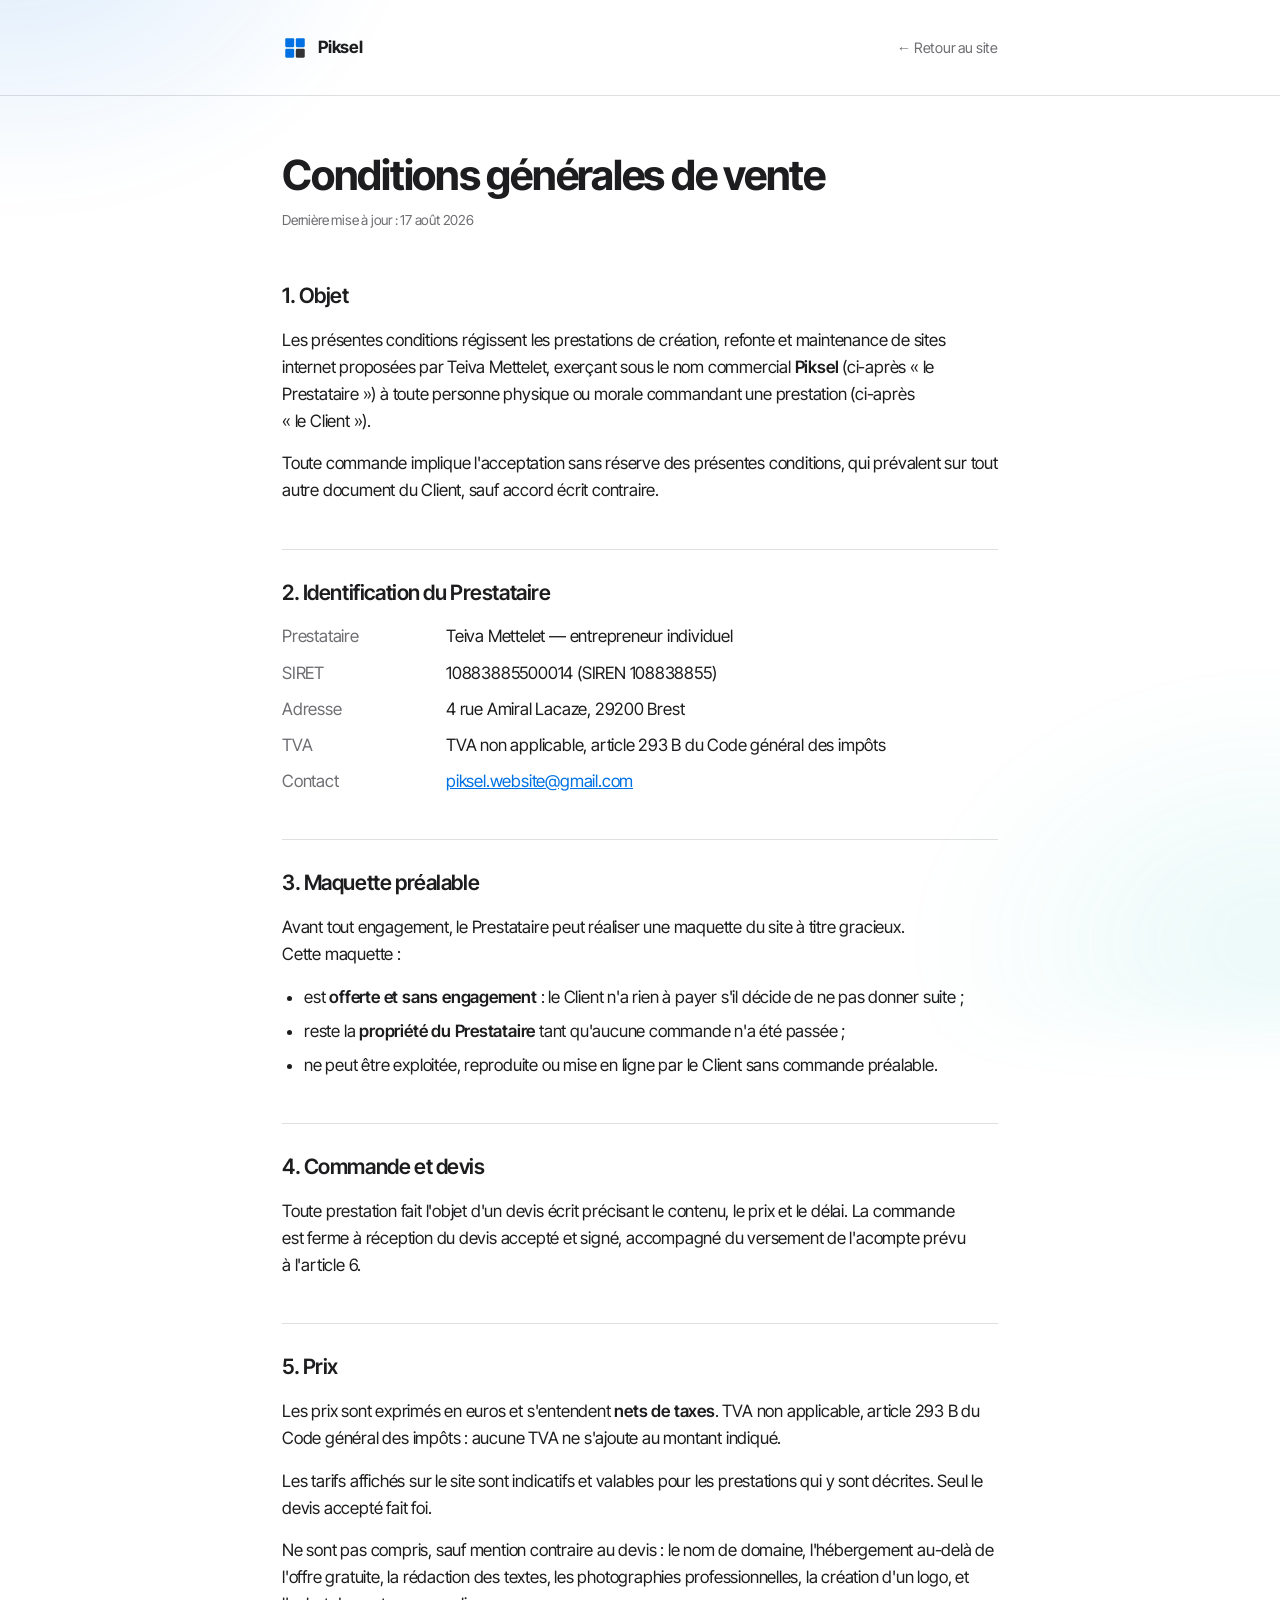
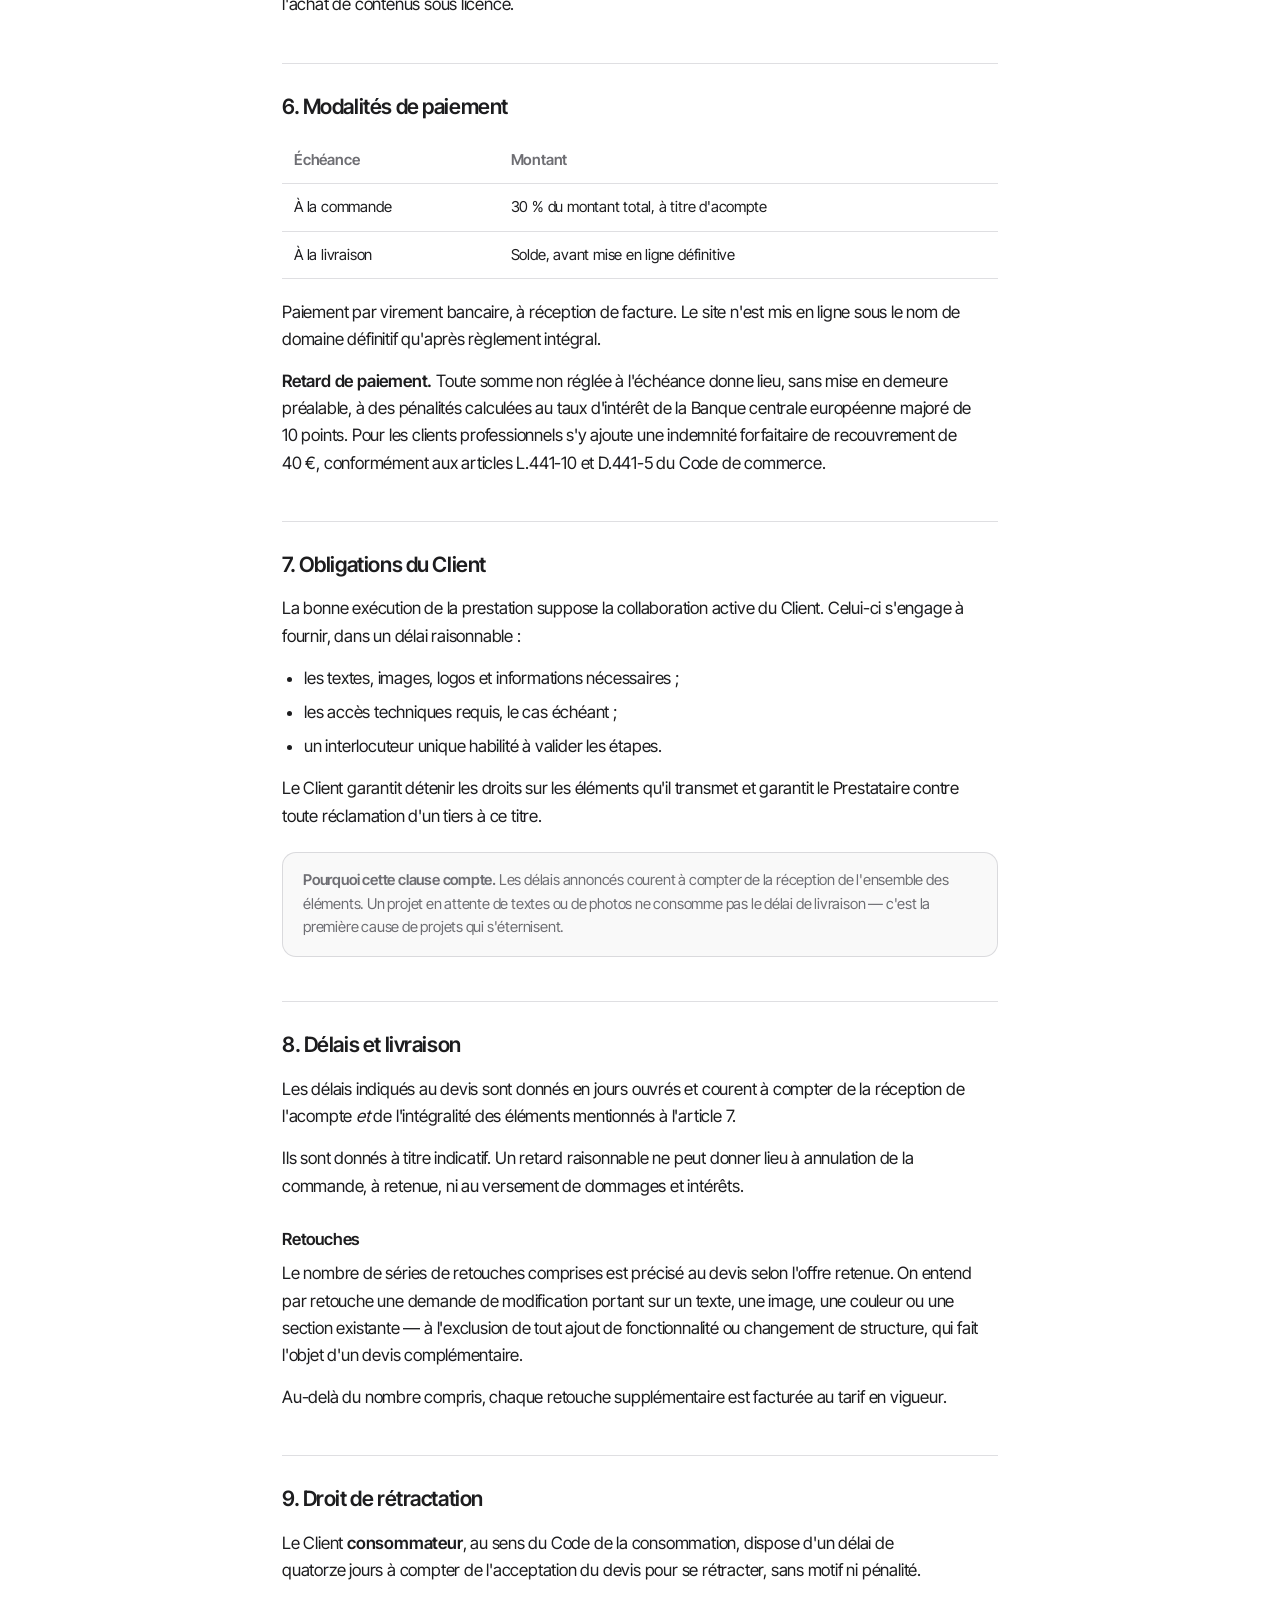
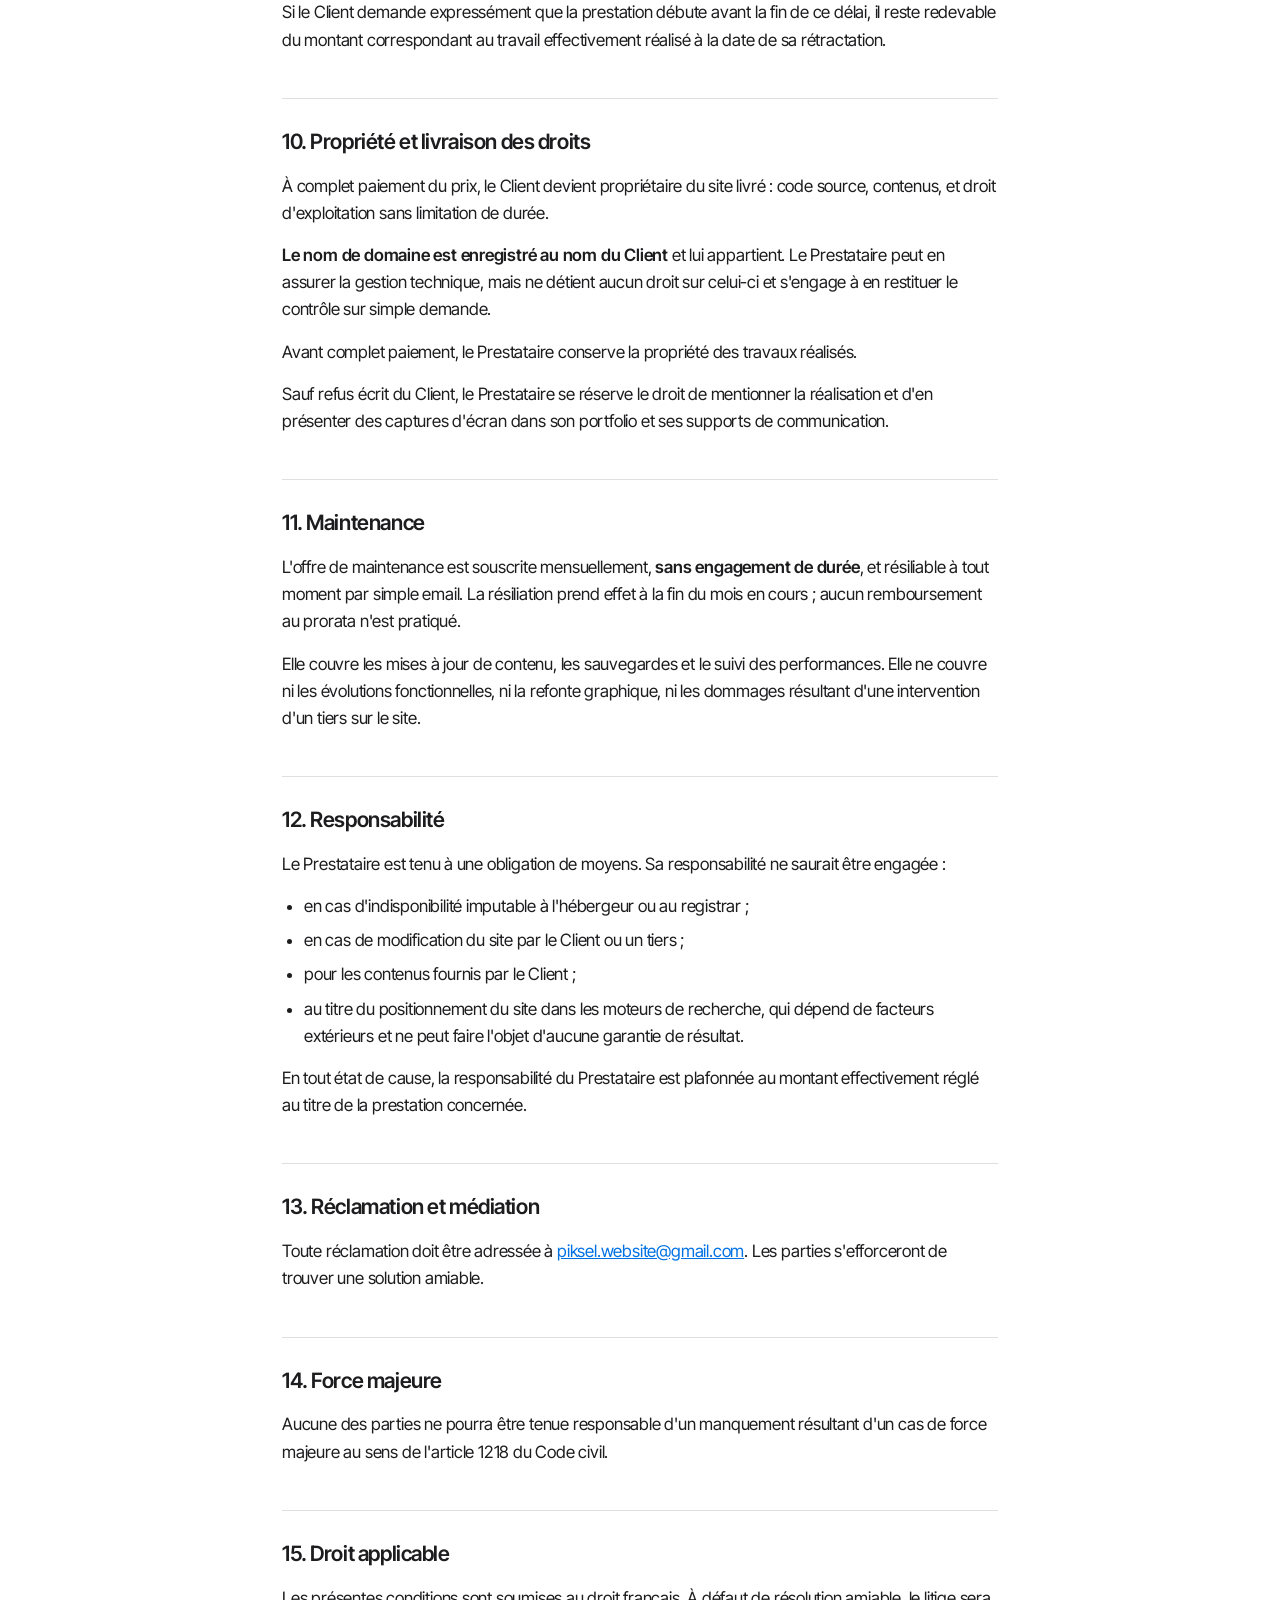
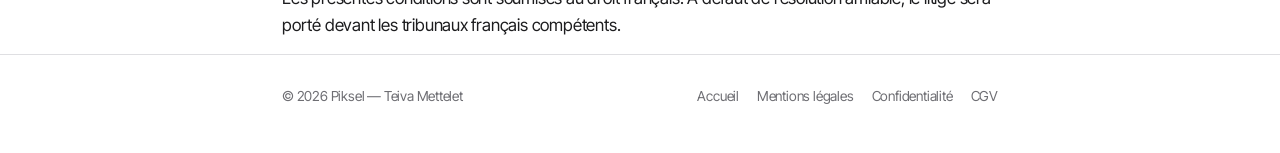
<file: cgv.html>
<!DOCTYPE html>
<html lang="fr">
<head>
  <meta charset="UTF-8">
  <meta name="viewport" content="width=device-width, initial-scale=1.0">
  <title>Conditions générales de vente — Piksel</title>
  <meta name="description" content="Conditions générales de vente des prestations de création de sites internet proposées par Piksel — Teiva Mettelet.">
  <link rel="canonical" href="https://piksel-web.fr/cgv">
  <meta name="robots" content="index, follow">
  <link rel="icon" href="/favicon.ico" sizes="48x48">
  <link rel="icon" href="/favicon.svg" type="image/svg+xml">
  <link rel="icon" href="/favicon-192.png" type="image/png" sizes="192x192">
  <link rel="apple-touch-icon" href="/apple-touch-icon.png">
  <link rel="stylesheet" href="legal.css">
</head>
<body>

  <header class="top">
    <div class="wrap">
      <a class="brand" href="/">
        <svg viewBox="0 0 32 32" aria-hidden="true">
          <rect x="4"  y="4"  width="11" height="11" rx="1.4" fill="var(--accent)"></rect>
          <rect x="17" y="4"  width="11" height="11" rx="1.4" fill="var(--accent)"></rect>
          <rect x="4"  y="17" width="11" height="11" rx="1.4" fill="var(--accent)"></rect>
          <rect x="17" y="17" width="11" height="11" rx="1.4" fill="currentColor" opacity=".9"></rect>
        </svg>
        Piksel
      </a>
      <a class="back" href="/">← Retour au site</a>
    </div>
  </header>

  <main class="wrap">
    <h1>Conditions générales de vente</h1>
    <p class="maj">Dernière mise à jour : 17 août 2026</p>


    <h2>1. Objet</h2>
    <p>
      Les présentes conditions régissent les prestations de création,
      refonte et maintenance de sites internet proposées par Teiva
      Mettelet, exerçant sous le nom commercial <strong>Piksel</strong>
      (ci-après «&nbsp;le Prestataire&nbsp;») à toute personne physique ou
      morale commandant une prestation (ci-après «&nbsp;le Client&nbsp;»).
    </p>
    <p>
      Toute commande implique l'acceptation sans réserve des présentes
      conditions, qui prévalent sur tout autre document du Client, sauf
      accord écrit contraire.
    </p>

    <h2>2. Identification du Prestataire</h2>
    <dl>
      <dt>Prestataire</dt>
      <dd>Teiva Mettelet — entrepreneur individuel</dd>
      <dt>SIRET</dt>
      <dd>10883885500014 (SIREN&nbsp;108838855)</dd>
      <dt>Adresse</dt>
      <dd>4 rue Amiral Lacaze, 29200 Brest</dd>
      <dt>TVA</dt>
      <dd>TVA non applicable, article 293&nbsp;B du Code général des impôts</dd>
      <dt>Contact</dt>
      <dd><a href="mailto:piksel.website@gmail.com">piksel.website@gmail.com</a></dd>
    </dl>

    <h2>3. Maquette préalable</h2>
    <p>
      Avant tout engagement, le Prestataire peut réaliser une maquette du
      site à titre gracieux. Cette maquette&nbsp;:
    </p>
    <ul>
      <li>est <strong>offerte et sans engagement</strong>&nbsp;: le Client
        n'a rien à payer s'il décide de ne pas donner suite&nbsp;;</li>
      <li>reste la <strong>propriété du Prestataire</strong> tant qu'aucune
        commande n'a été passée&nbsp;;</li>
      <li>ne peut être exploitée, reproduite ou mise en ligne par le Client
        sans commande préalable.</li>
    </ul>

    <h2>4. Commande et devis</h2>
    <p>
      Toute prestation fait l'objet d'un devis écrit précisant le contenu,
      le prix et le délai. La commande est ferme à réception du devis
      accepté et signé, accompagné du versement de l'acompte prévu à
      l'article&nbsp;6.
    </p>

    <h2>5. Prix</h2>
    <p>
      Les prix sont exprimés en euros et s'entendent <strong>nets de
      taxes</strong>. TVA non applicable, article 293&nbsp;B du Code général
      des impôts&nbsp;: aucune TVA ne s'ajoute au montant indiqué.
    </p>
    <p>
      Les tarifs affichés sur le site sont indicatifs et valables pour les
      prestations qui y sont décrites. Seul le devis accepté fait foi.
    </p>
    <p>
      Ne sont pas compris, sauf mention contraire au devis&nbsp;: le nom de
      domaine, l'hébergement au-delà de l'offre gratuite, la rédaction des
      textes, les photographies professionnelles, la création d'un logo, et
      l'achat de contenus sous licence.
    </p>

    <h2>6. Modalités de paiement</h2>
    <table>
      <tr><th>Échéance</th><th>Montant</th></tr>
      <tr><td>À la commande</td><td>30&nbsp;% du montant total, à titre d'acompte</td></tr>
      <tr><td>À la livraison</td><td>Solde, avant mise en ligne définitive</td></tr>
    </table>
    <p>
      Paiement par virement bancaire, à réception de facture. Le site n'est
      mis en ligne sous le nom de domaine définitif qu'après règlement
      intégral.
    </p>
    <p>
      <strong>Retard de paiement.</strong> Toute somme non réglée à
      l'échéance donne lieu, sans mise en demeure préalable, à des pénalités
      calculées au taux d'intérêt de la Banque centrale européenne majoré de
      10&nbsp;points. Pour les clients professionnels s'y ajoute une
      indemnité forfaitaire de recouvrement de 40&nbsp;€, conformément aux
      articles L.441-10 et D.441-5 du Code de commerce.
    </p>

    <h2>7. Obligations du Client</h2>
    <p>
      La bonne exécution de la prestation suppose la collaboration active du
      Client. Celui-ci s'engage à fournir, dans un délai raisonnable&nbsp;:
    </p>
    <ul>
      <li>les textes, images, logos et informations nécessaires&nbsp;;</li>
      <li>les accès techniques requis, le cas échéant&nbsp;;</li>
      <li>un interlocuteur unique habilité à valider les étapes.</li>
    </ul>
    <p>
      Le Client garantit détenir les droits sur les éléments qu'il transmet
      et garantit le Prestataire contre toute réclamation d'un tiers à ce
      titre.
    </p>
    <div class="note">
      <strong>Pourquoi cette clause compte.</strong> Les délais annoncés
      courent à compter de la réception de l'ensemble des éléments. Un
      projet en attente de textes ou de photos ne consomme pas le délai de
      livraison — c'est la première cause de projets qui s'éternisent.
    </div>

    <h2>8. Délais et livraison</h2>
    <p>
      Les délais indiqués au devis sont donnés en jours ouvrés et courent à
      compter de la réception de l'acompte <em>et</em> de l'intégralité des
      éléments mentionnés à l'article&nbsp;7.
    </p>
    <p>
      Ils sont donnés à titre indicatif. Un retard raisonnable ne peut
      donner lieu à annulation de la commande, à retenue, ni au versement de
      dommages et intérêts.
    </p>

    <h3>Retouches</h3>
    <p>
      Le nombre de séries de retouches comprises est précisé au devis selon
      l'offre retenue. On entend par retouche une demande de modification
      portant sur un texte, une image, une couleur ou une section
      existante — à l'exclusion de tout ajout de fonctionnalité ou
      changement de structure, qui fait l'objet d'un devis complémentaire.
    </p>
    <p>
      Au-delà du nombre compris, chaque retouche supplémentaire est facturée
      au tarif en vigueur.
    </p>

    <h2>9. Droit de rétractation</h2>
    <p>
      Le Client <strong>consommateur</strong>, au sens du Code de la
      consommation, dispose d'un délai de quatorze&nbsp;jours à compter de
      l'acceptation du devis pour se rétracter, sans motif ni pénalité.
    </p>
    <p>
      Si le Client demande expressément que la prestation débute avant la
      fin de ce délai, il reste redevable du montant correspondant au
      travail effectivement réalisé à la date de sa rétractation.
    </p>
    <!-- NOTE INTERNE (invisible pour les visiteurs)
    <div class="todo">
      <strong>Point à vérifier.</strong> Ce droit s'applique aux
      consommateurs. Il peut également bénéficier à un professionnel
      employant moins de cinq salariés lorsque le contrat ne relève pas de
      son activité principale (article L.221-3 du Code de la consommation) —
      ce qui peut concerner un artisan achetant un site internet. Fais
      trancher ce point&nbsp;: il détermine si tu dois joindre un formulaire
      de rétractation à tes devis.
    </div>
    -->

    <h2>10. Propriété et livraison des droits</h2>
    <p>
      À complet paiement du prix, le Client devient propriétaire du site
      livré&nbsp;: code source, contenus, et droit d'exploitation sans
      limitation de durée.
    </p>
    <p>
      <strong>Le nom de domaine est enregistré au nom du Client</strong> et
      lui appartient. Le Prestataire peut en assurer la gestion technique,
      mais ne détient aucun droit sur celui-ci et s'engage à en restituer le
      contrôle sur simple demande.
    </p>
    <p>
      Avant complet paiement, le Prestataire conserve la propriété des
      travaux réalisés.
    </p>
    <p>
      Sauf refus écrit du Client, le Prestataire se réserve le droit de
      mentionner la réalisation et d'en présenter des captures d'écran dans
      son portfolio et ses supports de communication.
    </p>

    <h2>11. Maintenance</h2>
    <p>
      L'offre de maintenance est souscrite mensuellement, <strong>sans
      engagement de durée</strong>, et résiliable à tout moment par simple
      email. La résiliation prend effet à la fin du mois en cours&nbsp;;
      aucun remboursement au prorata n'est pratiqué.
    </p>
    <p>
      Elle couvre les mises à jour de contenu, les sauvegardes et le suivi
      des performances. Elle ne couvre ni les évolutions fonctionnelles, ni
      la refonte graphique, ni les dommages résultant d'une intervention
      d'un tiers sur le site.
    </p>

    <h2>12. Responsabilité</h2>
    <p>
      Le Prestataire est tenu à une obligation de moyens. Sa responsabilité
      ne saurait être engagée&nbsp;:
    </p>
    <ul>
      <li>en cas d'indisponibilité imputable à l'hébergeur ou au
        registrar&nbsp;;</li>
      <li>en cas de modification du site par le Client ou un tiers&nbsp;;</li>
      <li>pour les contenus fournis par le Client&nbsp;;</li>
      <li>au titre du positionnement du site dans les moteurs de recherche,
        qui dépend de facteurs extérieurs et ne peut faire l'objet
        d'aucune garantie de résultat.</li>
    </ul>
    <p>
      En tout état de cause, la responsabilité du Prestataire est plafonnée
      au montant effectivement réglé au titre de la prestation concernée.
    </p>

    <h2>13. Réclamation et médiation</h2>
    <p>
      Toute réclamation doit être adressée à
      <a href="mailto:piksel.website@gmail.com">piksel.website@gmail.com</a>.
      Les parties s'efforceront de trouver une solution amiable.
    </p>
    <!-- NOTE INTERNE (invisible pour les visiteurs)
    <div class="todo">
      <strong>Obligation à remplir si tu vends à des consommateurs.</strong>
      Tout professionnel vendant à des particuliers doit adhérer à un
      dispositif de médiation de la consommation et en indiquer ici le nom
      et l'adresse. L'adhésion coûte quelques dizaines d'euros par an. Si tu
      ne travailles qu'avec des professionnels, cette obligation ne
      s'applique pas — mais autant le vérifier avant de démarcher.
      <br><br>
      Médiateur retenu&nbsp;: <span class="champ">nom et coordonnées à renseigner</span>
    </div>
    -->

    <h2>14. Force majeure</h2>
    <p>
      Aucune des parties ne pourra être tenue responsable d'un manquement
      résultant d'un cas de force majeure au sens de l'article 1218 du Code
      civil.
    </p>

    <h2>15. Droit applicable</h2>
    <p>
      Les présentes conditions sont soumises au droit français. À défaut de
      résolution amiable, le litige sera porté devant les tribunaux
      français compétents.
    </p>
  </main>

  <footer>
    <div class="wrap">
      <span>© 2026 Piksel — Teiva Mettelet</span>
      <nav>
        <a href="/">Accueil</a>
        <a href="/mentions-legales">Mentions légales</a>
        <a href="/confidentialite">Confidentialité</a>
        <a href="/cgv">CGV</a>
      </nav>
    </div>
  </footer>

</body>
</html>
</file>
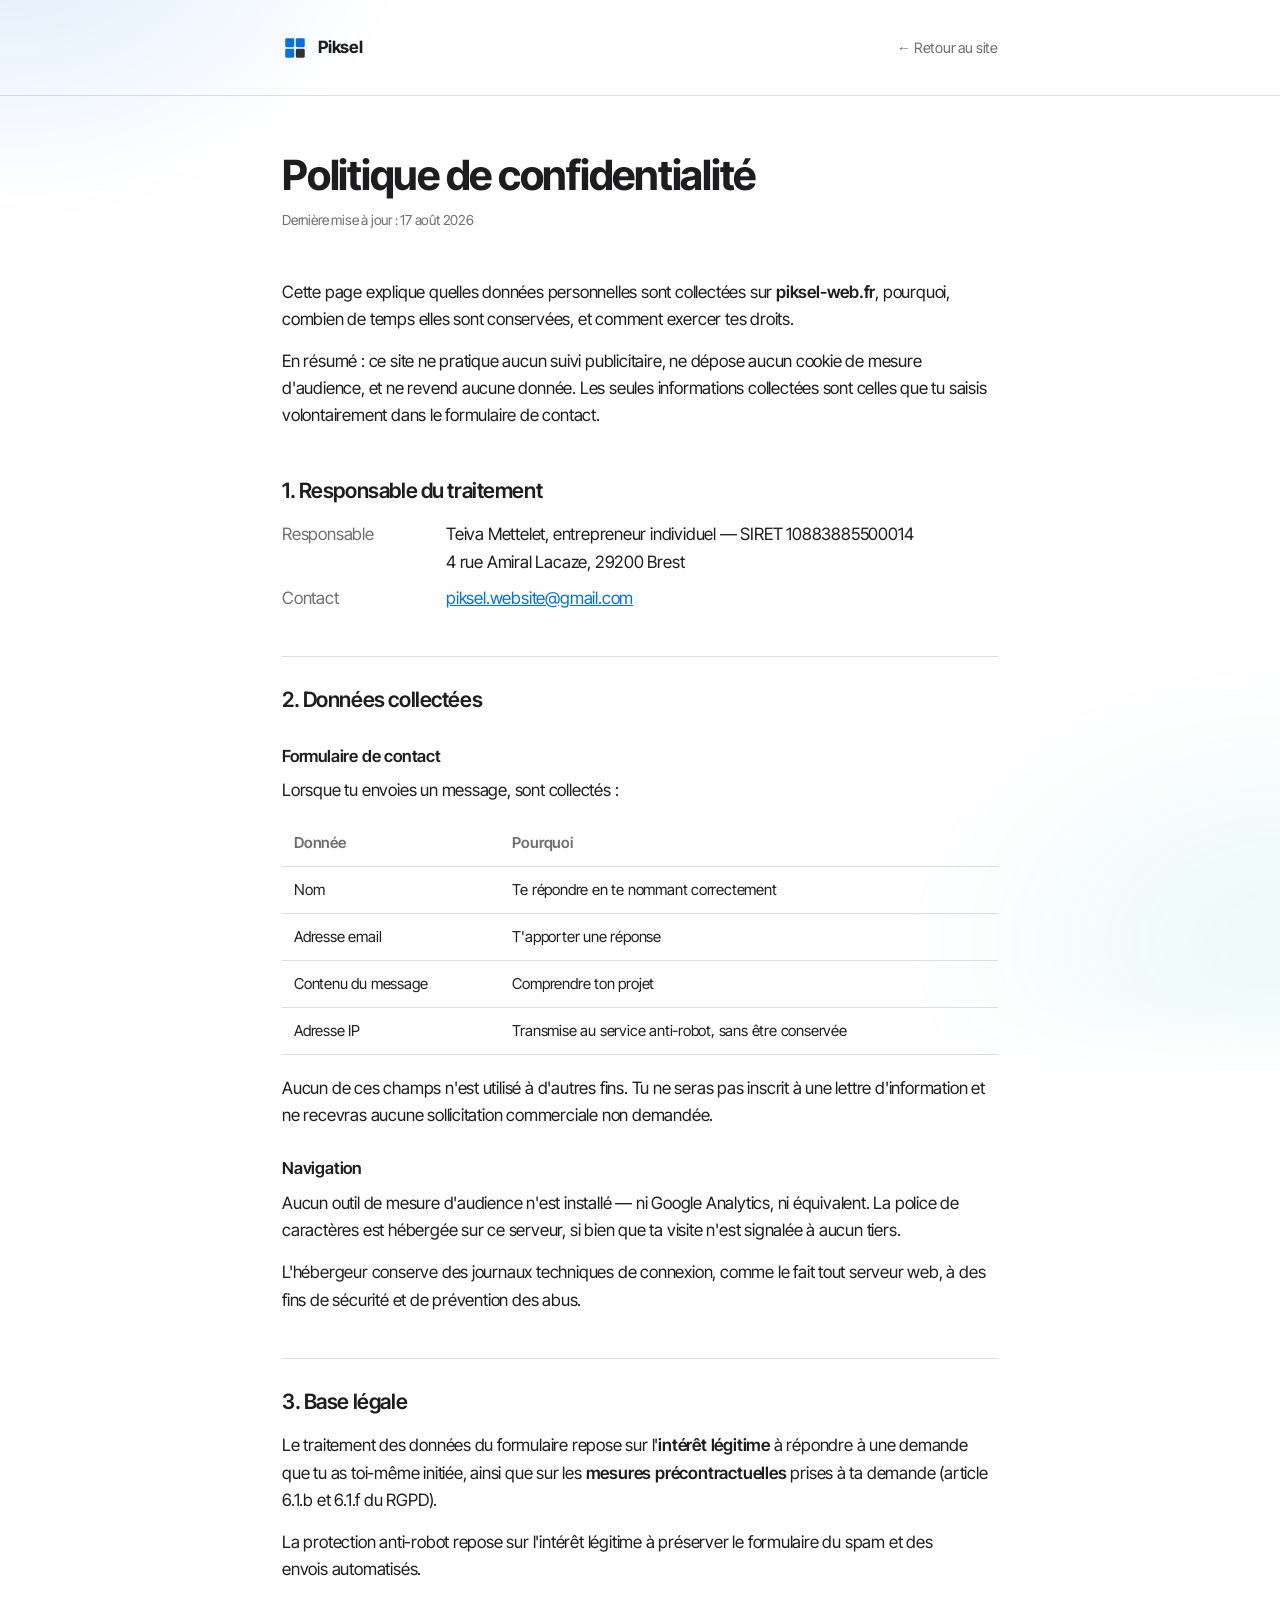
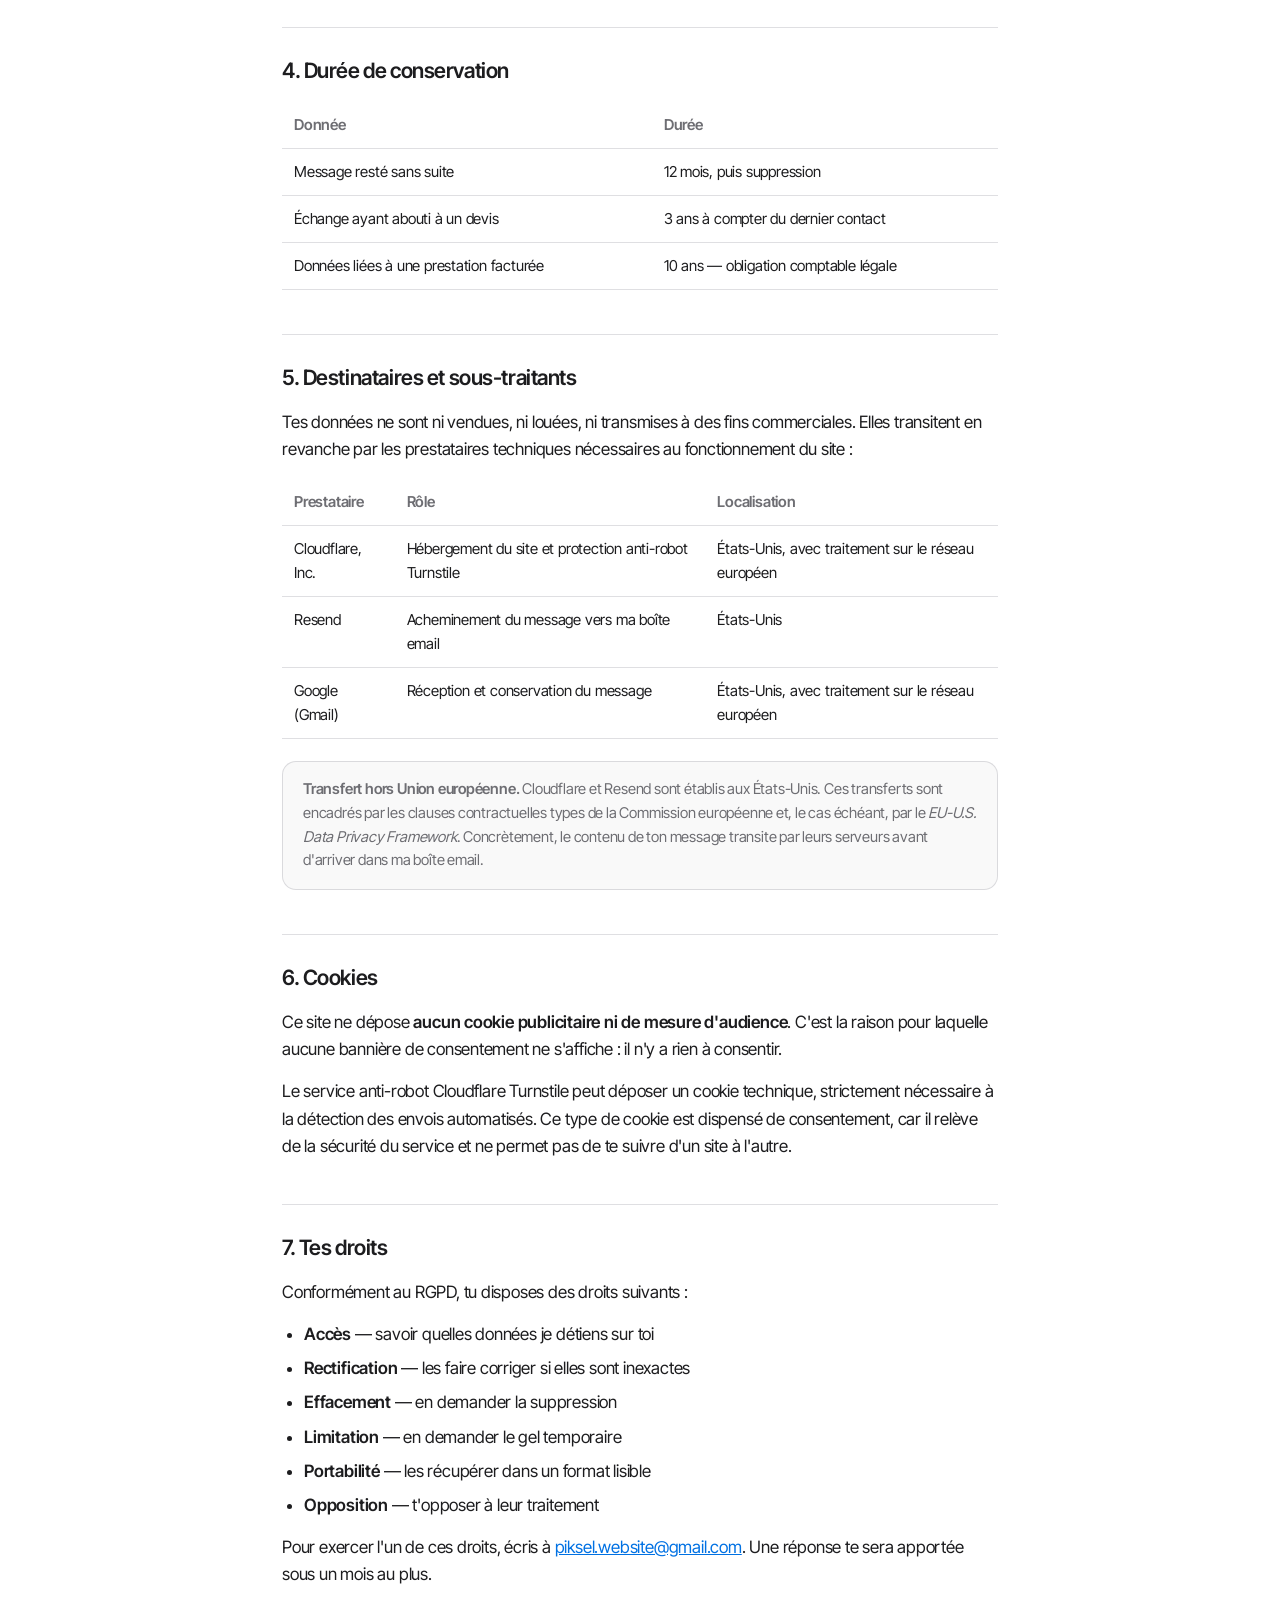
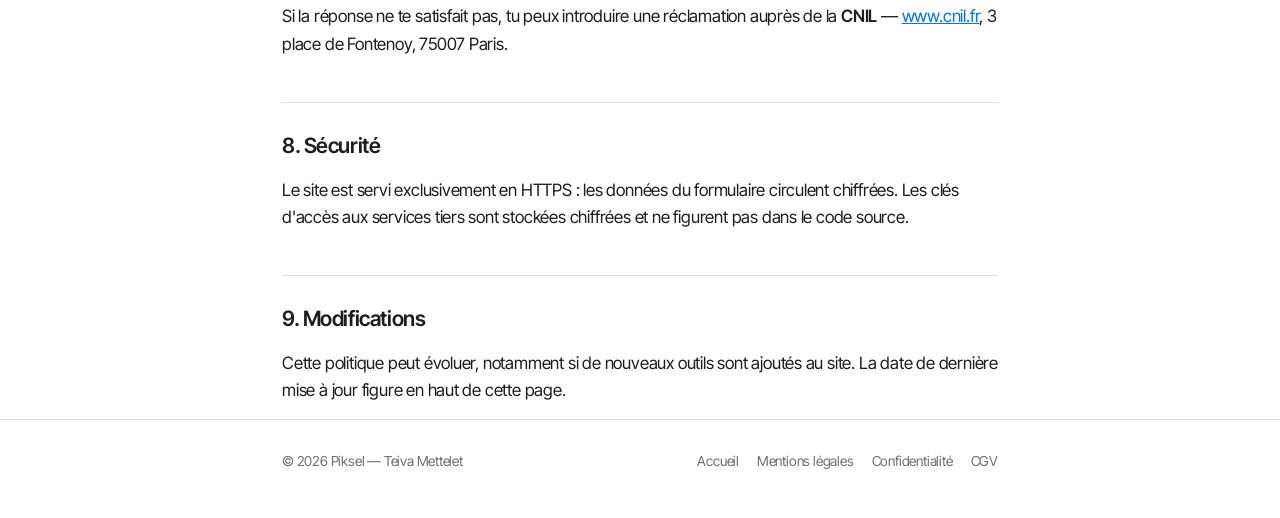
<file: confidentialite.html>
<!DOCTYPE html>
<html lang="fr">
<head>
  <meta charset="UTF-8">
  <meta name="viewport" content="width=device-width, initial-scale=1.0">
  <title>Politique de confidentialité — Piksel</title>
  <meta name="description" content="Comment les données du formulaire de contact de piksel-web.fr sont collectées, utilisées et conservées.">
  <link rel="canonical" href="https://piksel-web.fr/confidentialite">
  <meta name="robots" content="index, follow">
  <link rel="icon" href="/favicon.ico" sizes="48x48">
  <link rel="icon" href="/favicon.svg" type="image/svg+xml">
  <link rel="icon" href="/favicon-192.png" type="image/png" sizes="192x192">
  <link rel="apple-touch-icon" href="/apple-touch-icon.png">
  <link rel="stylesheet" href="legal.css">
</head>
<body>

  <header class="top">
    <div class="wrap">
      <a class="brand" href="/">
        <svg viewBox="0 0 32 32" aria-hidden="true">
          <rect x="4"  y="4"  width="11" height="11" rx="1.4" fill="var(--accent)"></rect>
          <rect x="17" y="4"  width="11" height="11" rx="1.4" fill="var(--accent)"></rect>
          <rect x="4"  y="17" width="11" height="11" rx="1.4" fill="var(--accent)"></rect>
          <rect x="17" y="17" width="11" height="11" rx="1.4" fill="currentColor" opacity=".9"></rect>
        </svg>
        Piksel
      </a>
      <a class="back" href="/">← Retour au site</a>
    </div>
  </header>

  <main class="wrap">
    <h1>Politique de confidentialité</h1>
    <p class="maj">Dernière mise à jour : 17 août 2026</p>

    <p>
      Cette page explique quelles données personnelles sont collectées sur
      <strong>piksel-web.fr</strong>, pourquoi, combien de temps elles sont
      conservées, et comment exercer tes droits.
    </p>
    <p>
      En résumé&nbsp;: ce site ne pratique aucun suivi publicitaire, ne
      dépose aucun cookie de mesure d'audience, et ne revend aucune donnée.
      Les seules informations collectées sont celles que tu saisis
      volontairement dans le formulaire de contact.
    </p>

    <h2>1. Responsable du traitement</h2>
    <dl>
      <dt>Responsable</dt>
      <dd>Teiva Mettelet, entrepreneur individuel — SIRET&nbsp;10883885500014<br>4 rue Amiral Lacaze, 29200 Brest</dd>

      <dt>Contact</dt>
      <dd><a href="mailto:piksel.website@gmail.com">piksel.website@gmail.com</a></dd>
    </dl>

    <h2>2. Données collectées</h2>

    <h3>Formulaire de contact</h3>
    <p>Lorsque tu envoies un message, sont collectés&nbsp;:</p>
    <table>
      <tr><th>Donnée</th><th>Pourquoi</th></tr>
      <tr><td>Nom</td><td>Te répondre en te nommant correctement</td></tr>
      <tr><td>Adresse email</td><td>T'apporter une réponse</td></tr>
      <tr><td>Contenu du message</td><td>Comprendre ton projet</td></tr>
      <tr><td>Adresse IP</td><td>Transmise au service anti-robot, sans être conservée</td></tr>
    </table>
    <p>
      Aucun de ces champs n'est utilisé à d'autres fins. Tu ne seras pas
      inscrit à une lettre d'information et ne recevras aucune sollicitation
      commerciale non demandée.
    </p>

    <h3>Navigation</h3>
    <p>
      Aucun outil de mesure d'audience n'est installé — ni Google Analytics,
      ni équivalent. La police de caractères est hébergée sur ce serveur, si
      bien que ta visite n'est signalée à aucun tiers.
    </p>
    <p>
      L'hébergeur conserve des journaux techniques de connexion, comme le
      fait tout serveur web, à des fins de sécurité et de prévention des
      abus.
    </p>

    <h2>3. Base légale</h2>
    <p>
      Le traitement des données du formulaire repose sur l'<strong>intérêt
      légitime</strong> à répondre à une demande que tu as toi-même
      initiée, ainsi que sur les <strong>mesures précontractuelles</strong>
      prises à ta demande (article 6.1.b et 6.1.f du RGPD).
    </p>
    <p>
      La protection anti-robot repose sur l'intérêt légitime à préserver le
      formulaire du spam et des envois automatisés.
    </p>

    <h2>4. Durée de conservation</h2>
    <table>
      <tr><th>Donnée</th><th>Durée</th></tr>
      <tr><td>Message resté sans suite</td><td>12 mois, puis suppression</td></tr>
      <tr><td>Échange ayant abouti à un devis</td><td>3 ans à compter du dernier contact</td></tr>
      <tr><td>Données liées à une prestation facturée</td><td>10 ans — obligation comptable légale</td></tr>
    </table>

    <h2>5. Destinataires et sous-traitants</h2>
    <p>
      Tes données ne sont ni vendues, ni louées, ni transmises à des fins
      commerciales. Elles transitent en revanche par les prestataires
      techniques nécessaires au fonctionnement du site&nbsp;:
    </p>
    <table>
      <tr><th>Prestataire</th><th>Rôle</th><th>Localisation</th></tr>
      <tr>
        <td>Cloudflare, Inc.</td>
        <td>Hébergement du site et protection anti-robot Turnstile</td>
        <td>États-Unis, avec traitement sur le réseau européen</td>
      </tr>
      <tr>
        <td>Resend</td>
        <td>Acheminement du message vers ma boîte email</td>
        <td>États-Unis</td>
      </tr>
      <tr>
        <td>Google (Gmail)</td>
        <td>Réception et conservation du message</td>
        <td>États-Unis, avec traitement sur le réseau européen</td>
      </tr>
    </table>

    <div class="note">
      <strong>Transfert hors Union européenne.</strong> Cloudflare et Resend
      sont établis aux États-Unis. Ces transferts sont encadrés par les
      clauses contractuelles types de la Commission européenne et, le cas
      échéant, par le <em>EU-U.S. Data Privacy Framework</em>. Concrètement,
      le contenu de ton message transite par leurs serveurs avant d'arriver
      dans ma boîte email.
    </div>

    <h2>6. Cookies</h2>
    <p>
      Ce site ne dépose <strong>aucun cookie publicitaire ni de mesure
      d'audience</strong>. C'est la raison pour laquelle aucune bannière de
      consentement ne s'affiche&nbsp;: il n'y a rien à consentir.
    </p>
    <p>
      Le service anti-robot Cloudflare Turnstile peut déposer un cookie
      technique, strictement nécessaire à la détection des envois
      automatisés. Ce type de cookie est dispensé de consentement, car il
      relève de la sécurité du service et ne permet pas de te suivre d'un
      site à l'autre.
    </p>

    <h2>7. Tes droits</h2>
    <p>Conformément au RGPD, tu disposes des droits suivants&nbsp;:</p>
    <ul>
      <li><strong>Accès</strong> — savoir quelles données je détiens sur toi</li>
      <li><strong>Rectification</strong> — les faire corriger si elles sont inexactes</li>
      <li><strong>Effacement</strong> — en demander la suppression</li>
      <li><strong>Limitation</strong> — en demander le gel temporaire</li>
      <li><strong>Portabilité</strong> — les récupérer dans un format lisible</li>
      <li><strong>Opposition</strong> — t'opposer à leur traitement</li>
    </ul>
    <p>
      Pour exercer l'un de ces droits, écris à
      <a href="mailto:piksel.website@gmail.com">piksel.website@gmail.com</a>.
      Une réponse te sera apportée sous un mois au plus.
    </p>
    <p>
      Si la réponse ne te satisfait pas, tu peux introduire une réclamation
      auprès de la <strong>CNIL</strong> —
      <a href="https://www.cnil.fr" target="_blank" rel="noopener">www.cnil.fr</a>,
      3 place de Fontenoy, 75007 Paris.
    </p>

    <h2>8. Sécurité</h2>
    <p>
      Le site est servi exclusivement en HTTPS&nbsp;: les données du
      formulaire circulent chiffrées. Les clés d'accès aux services tiers
      sont stockées chiffrées et ne figurent pas dans le code source.
    </p>

    <h2>9. Modifications</h2>
    <p>
      Cette politique peut évoluer, notamment si de nouveaux outils sont
      ajoutés au site. La date de dernière mise à jour figure en haut de
      cette page.
    </p>
  </main>

  <footer>
    <div class="wrap">
      <span>© 2026 Piksel — Teiva Mettelet</span>
      <nav>
        <a href="/">Accueil</a>
        <a href="/mentions-legales">Mentions légales</a>
        <a href="/confidentialite">Confidentialité</a>
        <a href="/cgv">CGV</a>
      </nav>
    </div>
  </footer>

</body>
</html>
</file>
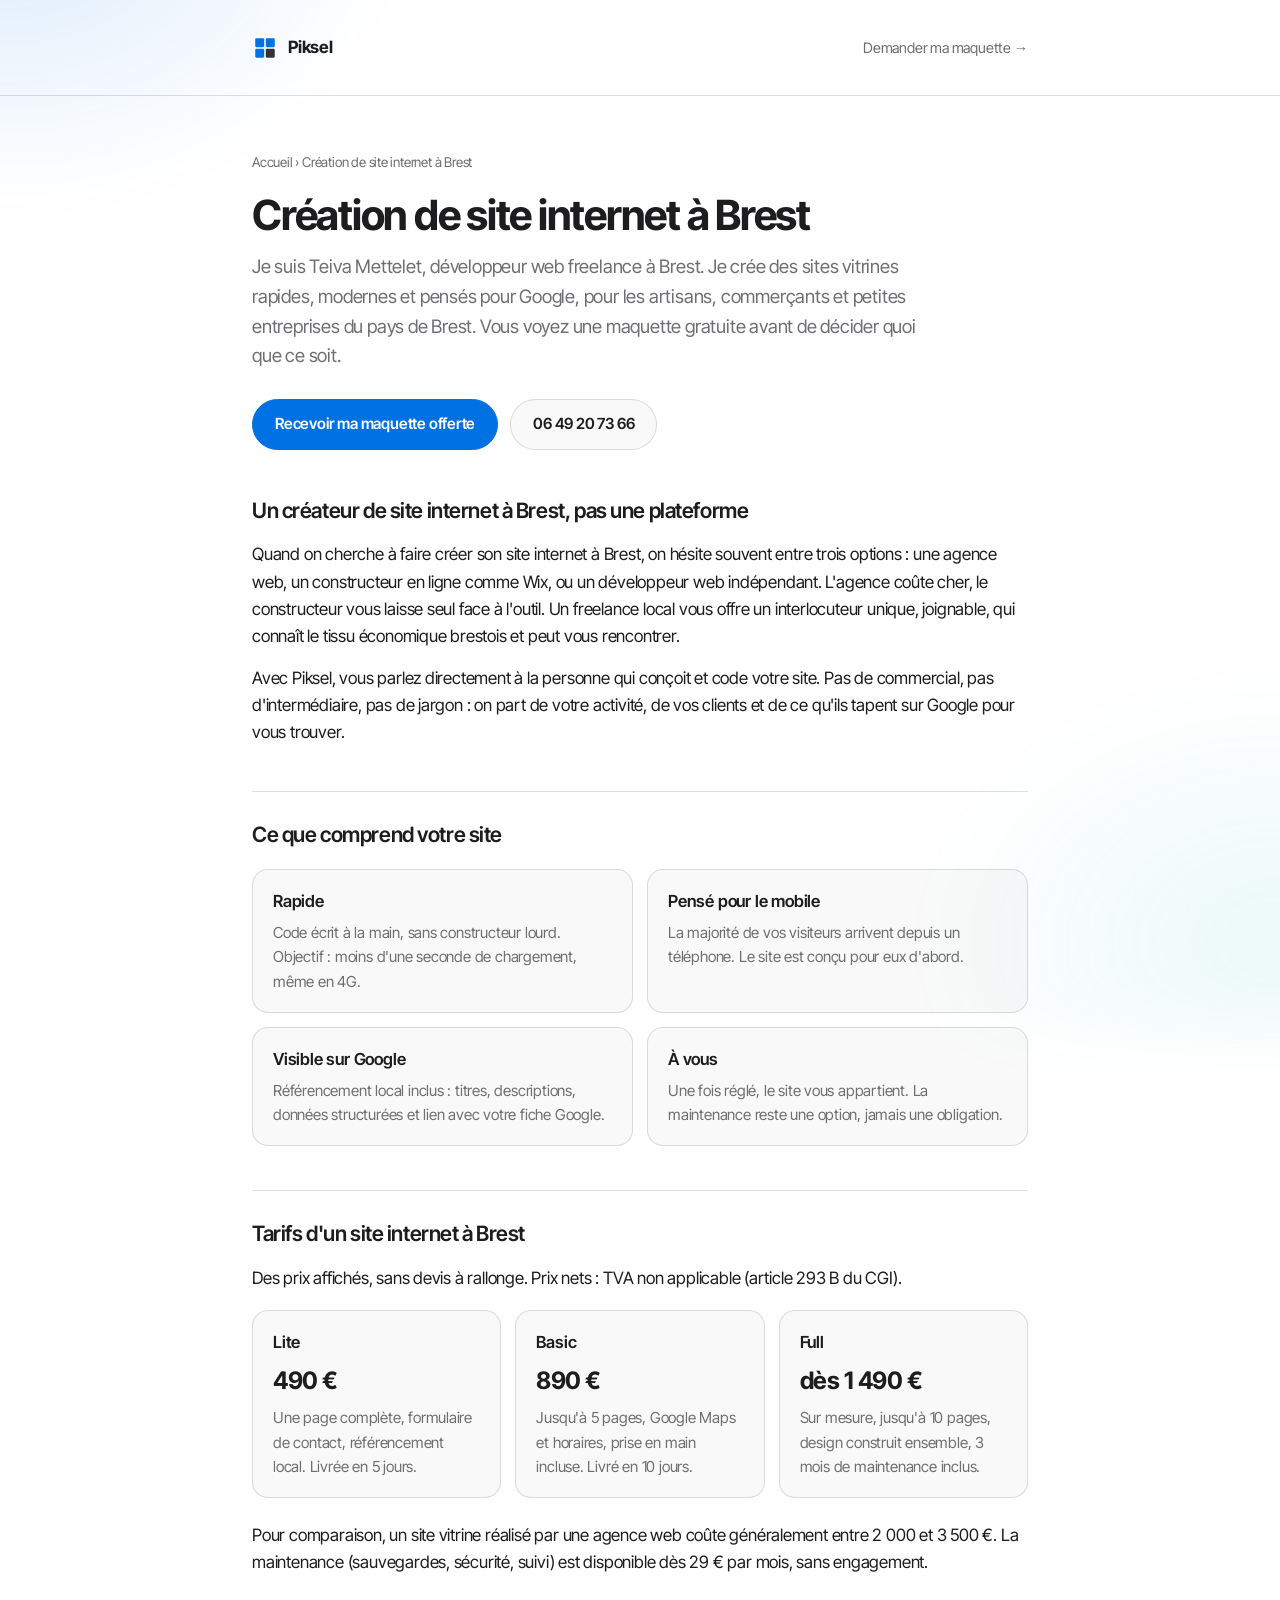
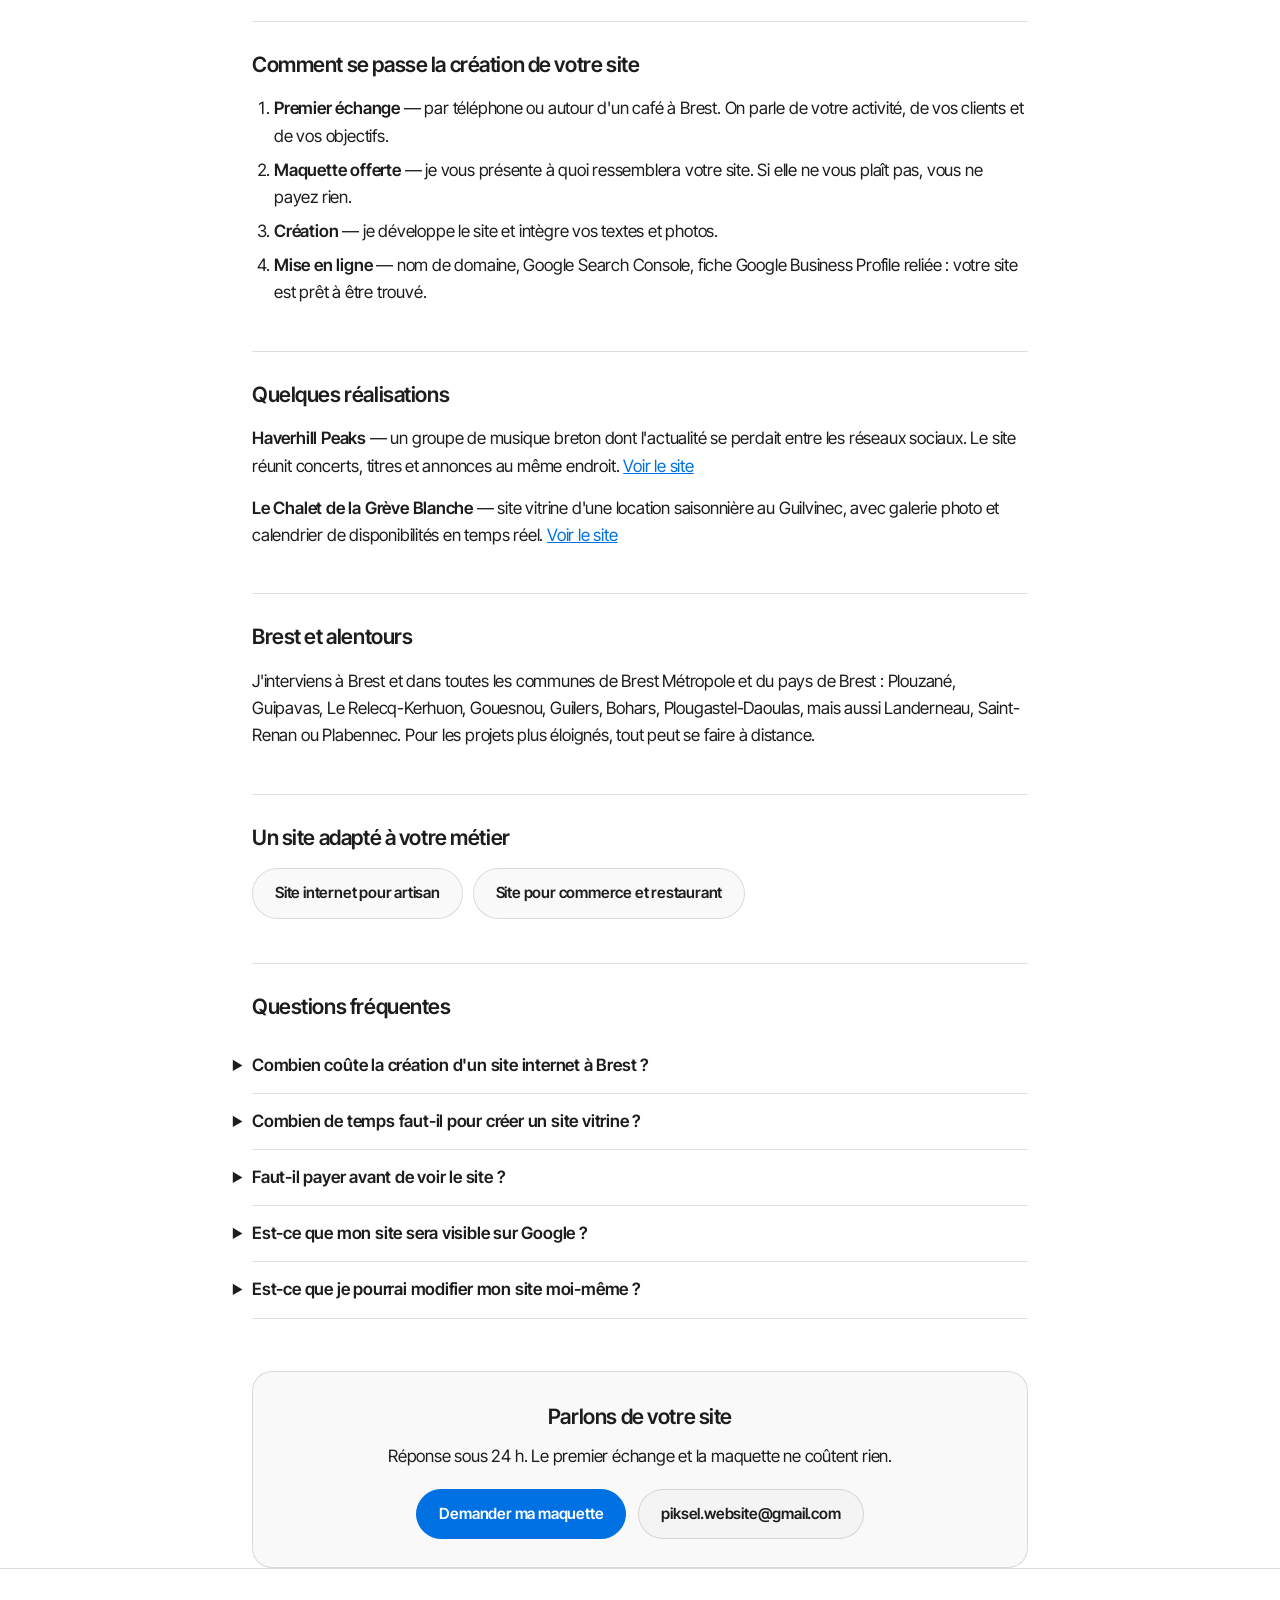
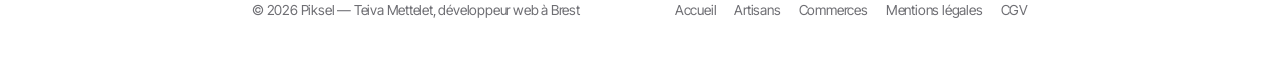
<file: creation-site-internet-brest.html>
<!DOCTYPE html>
<html lang="fr">
<head>
  <meta charset="UTF-8">
  <meta name="viewport" content="width=device-width, initial-scale=1.0">
  <title>Création de site internet à Brest — développeur web freelance | Piksel</title>
  <meta name="description" content="Développeur web freelance à Brest : création de sites vitrines rapides et bien référencés pour artisans, commerces et TPE. Maquette offerte, livraison en 5 à 10 jours, dès 490 €.">
  <link rel="canonical" href="https://piksel-web.fr/creation-site-internet-brest">
  <meta name="robots" content="index, follow">
  <meta property="og:title" content="Création de site internet à Brest — Piksel">
  <meta property="og:description" content="Sites vitrines rapides et bien référencés pour les entreprises de Brest et des alentours. Maquette offerte, dès 490 €.">
  <meta property="og:type" content="website">
  <meta property="og:url" content="https://piksel-web.fr/creation-site-internet-brest">
  <meta property="og:image" content="https://piksel-web.fr/og.jpg">
  <meta property="og:locale" content="fr_FR">
  <meta name="twitter:card" content="summary_large_image">
  <link rel="icon" href="/favicon.ico" sizes="48x48">
  <link rel="icon" href="/favicon.svg" type="image/svg+xml">
  <link rel="icon" href="/favicon-192.png" type="image/png" sizes="192x192">
  <link rel="apple-touch-icon" href="/apple-touch-icon.png">
  <link rel="stylesheet" href="legal.css">
  <link rel="stylesheet" href="pages.css">

  <script type="application/ld+json">
  {
    "@context": "https://schema.org",
    "@graph": [
      {
        "@type": "Service",
        "name": "Création de site internet à Brest",
        "serviceType": "Création de site internet",
        "provider": { "@id": "https://piksel-web.fr/#business" },
        "areaServed": [
          { "@type": "City", "name": "Brest" },
          { "@type": "City", "name": "Plouzané" },
          { "@type": "City", "name": "Guipavas" },
          { "@type": "City", "name": "Le Relecq-Kerhuon" },
          { "@type": "City", "name": "Gouesnou" },
          { "@type": "City", "name": "Guilers" },
          { "@type": "City", "name": "Bohars" },
          { "@type": "City", "name": "Plougastel-Daoulas" },
          { "@type": "City", "name": "Landerneau" },
          { "@type": "City", "name": "Saint-Renan" }
        ],
        "offers": {
          "@type": "AggregateOffer",
          "priceCurrency": "EUR",
          "lowPrice": "490",
          "highPrice": "1490"
        }
      },
      {
        "@type": "BreadcrumbList",
        "itemListElement": [
          { "@type": "ListItem", "position": 1, "name": "Accueil", "item": "https://piksel-web.fr/" },
          { "@type": "ListItem", "position": 2, "name": "Création de site internet à Brest", "item": "https://piksel-web.fr/creation-site-internet-brest" }
        ]
      },
      {
        "@type": "FAQPage",
        "mainEntity": [
          {
            "@type": "Question",
            "name": "Combien coûte la création d'un site internet à Brest ?",
            "acceptedAnswer": { "@type": "Answer", "text": "Chez Piksel, un site d'une page coûte 490 €, un site jusqu'à 5 pages 890 €, et un site sur mesure démarre à 1 490 €. En agence, il faut généralement compter entre 2 000 et 3 500 € pour un site vitrine équivalent." }
          },
          {
            "@type": "Question",
            "name": "Combien de temps faut-il pour créer un site vitrine ?",
            "acceptedAnswer": { "@type": "Answer", "text": "Comptez 5 jours pour un site d'une page et 10 jours pour un site de 5 pages, à partir du moment où les textes et les photos sont réunis." }
          },
          {
            "@type": "Question",
            "name": "Faut-il payer avant de voir le site ?",
            "acceptedAnswer": { "@type": "Answer", "text": "Non. Une maquette de votre futur site vous est présentée gratuitement. Vous ne passez commande que si elle vous plaît." }
          },
          {
            "@type": "Question",
            "name": "Est-ce que mon site sera visible sur Google ?",
            "acceptedAnswer": { "@type": "Answer", "text": "Chaque site est livré optimisé pour le référencement local : titres et descriptions travaillés, données structurées, chargement rapide et lien avec votre fiche Google Business Profile." }
          },
          {
            "@type": "Question",
            "name": "Est-ce que je pourrai modifier mon site moi-même ?",
            "acceptedAnswer": { "@type": "Answer", "text": "Oui pour les petites modifications : une prise en main est incluse dans l'offre Basic. Vous pouvez aussi confier les mises à jour à la formule de maintenance, dès 29 € par mois." }
          }
        ]
      }
    ]
  }
  </script>
</head>
<body>

  <header class="top">
    <div class="wrap">
      <a class="brand" href="/">
        <svg viewBox="0 0 32 32" aria-hidden="true">
          <rect x="4"  y="4"  width="11" height="11" rx="1.4" fill="var(--accent)"></rect>
          <rect x="17" y="4"  width="11" height="11" rx="1.4" fill="var(--accent)"></rect>
          <rect x="4"  y="17" width="11" height="11" rx="1.4" fill="var(--accent)"></rect>
          <rect x="17" y="17" width="11" height="11" rx="1.4" fill="currentColor" opacity=".9"></rect>
        </svg>
        Piksel
      </a>
      <a class="back" href="/#contact">Demander ma maquette →</a>
    </div>
  </header>

  <main class="wrap">
    <nav class="ariane" aria-label="Fil d'Ariane"><a href="/">Accueil</a> › Création de site internet à Brest</nav>

    <h1>Création de site internet à Brest</h1>
    <p class="chapo">
      Je suis Teiva Mettelet, développeur web freelance à Brest. Je crée des
      sites vitrines rapides, modernes et pensés pour Google, pour les
      artisans, commerçants et petites entreprises du pays de Brest.
      Vous voyez une maquette gratuite avant de décider quoi que ce soit.
    </p>
    <div class="cta">
      <a class="btn btn-p" href="/#contact">Recevoir ma maquette offerte</a>
      <a class="btn" href="tel:+33649207366">06 49 20 73 66</a>
    </div>

    <h2>Un créateur de site internet à Brest, pas une plateforme</h2>
    <p>
      Quand on cherche à faire créer son site internet à Brest, on hésite
      souvent entre trois options&nbsp;: une agence web, un constructeur en
      ligne comme Wix, ou un développeur web indépendant. L'agence coûte
      cher, le constructeur vous laisse seul face à l'outil. Un freelance
      local vous offre un interlocuteur unique, joignable, qui connaît le
      tissu économique brestois et peut vous rencontrer.
    </p>
    <p>
      Avec Piksel, vous parlez directement à la personne qui conçoit et code
      votre site. Pas de commercial, pas d'intermédiaire, pas de jargon&nbsp;:
      on part de votre activité, de vos clients et de ce qu'ils tapent sur
      Google pour vous trouver.
    </p>

    <h2>Ce que comprend votre site</h2>
    <div class="cartes c2">
      <div class="carte">
        <h3>Rapide</h3>
        <p>Code écrit à la main, sans constructeur lourd. Objectif&nbsp;: moins d'une seconde de chargement, même en 4G.</p>
      </div>
      <div class="carte">
        <h3>Pensé pour le mobile</h3>
        <p>La majorité de vos visiteurs arrivent depuis un téléphone. Le site est conçu pour eux d'abord.</p>
      </div>
      <div class="carte">
        <h3>Visible sur Google</h3>
        <p>Référencement local inclus&nbsp;: titres, descriptions, données structurées et lien avec votre fiche Google.</p>
      </div>
      <div class="carte">
        <h3>À vous</h3>
        <p>Une fois réglé, le site vous appartient. La maintenance reste une option, jamais une obligation.</p>
      </div>
    </div>

    <h2>Tarifs d'un site internet à Brest</h2>
    <p>
      Des prix affichés, sans devis à rallonge. Prix nets&nbsp;: TVA non
      applicable (article 293&nbsp;B du CGI).
    </p>
    <div class="cartes">
      <div class="carte">
        <h3>Lite</h3>
        <span class="prix">490 €</span>
        <p>Une page complète, formulaire de contact, référencement local. Livrée en 5 jours.</p>
      </div>
      <div class="carte">
        <h3>Basic</h3>
        <span class="prix">890 €</span>
        <p>Jusqu'à 5 pages, Google Maps et horaires, prise en main incluse. Livré en 10 jours.</p>
      </div>
      <div class="carte">
        <h3>Full</h3>
        <span class="prix">dès 1 490 €</span>
        <p>Sur mesure, jusqu'à 10 pages, design construit ensemble, 3 mois de maintenance inclus.</p>
      </div>
    </div>
    <p>
      Pour comparaison, un site vitrine réalisé par une agence web coûte
      généralement entre 2&nbsp;000 et 3&nbsp;500&nbsp;€. La maintenance
      (sauvegardes, sécurité, suivi) est disponible dès 29&nbsp;€ par mois,
      sans engagement.
    </p>

    <h2>Comment se passe la création de votre site</h2>
    <ol>
      <li><strong>Premier échange</strong> — par téléphone ou autour d'un café à Brest. On parle de votre activité, de vos clients et de vos objectifs.</li>
      <li><strong>Maquette offerte</strong> — je vous présente à quoi ressemblera votre site. Si elle ne vous plaît pas, vous ne payez rien.</li>
      <li><strong>Création</strong> — je développe le site et intègre vos textes et photos.</li>
      <li><strong>Mise en ligne</strong> — nom de domaine, Google Search Console, fiche Google Business Profile reliée&nbsp;: votre site est prêt à être trouvé.</li>
    </ol>

    <h2>Quelques réalisations</h2>
    <p>
      <strong>Haverhill Peaks</strong> — un groupe de musique breton dont
      l'actualité se perdait entre les réseaux sociaux. Le site réunit
      concerts, titres et annonces au même endroit.
      <a href="https://teiiva.github.io/Haverhill_Peaks_site/" rel="noopener">Voir le site</a>
    </p>
    <p>
      <strong>Le Chalet de la Grève Blanche</strong> — site vitrine d'une
      location saisonnière au Guilvinec, avec galerie photo et calendrier
      de disponibilités en temps réel.
      <a href="https://chalet-de-la-greve-blanche.pages.dev/" rel="noopener">Voir le site</a>
    </p>

    <h2>Brest et alentours</h2>
    <p>
      J'interviens à Brest et dans toutes les communes de Brest Métropole
      et du pays de Brest&nbsp;: Plouzané, Guipavas, Le Relecq-Kerhuon,
      Gouesnou, Guilers, Bohars, Plougastel-Daoulas, mais aussi Landerneau,
      Saint-Renan ou Plabennec. Pour les projets plus éloignés, tout peut se
      faire à distance.
    </p>

    <h2>Un site adapté à votre métier</h2>
    <ul class="voir-aussi">
      <li><a class="btn" href="/site-internet-artisan-brest">Site internet pour artisan</a></li>
      <li><a class="btn" href="/site-internet-commerce-restaurant-brest">Site pour commerce et restaurant</a></li>
    </ul>

    <h2>Questions fréquentes</h2>
    <details>
      <summary>Combien coûte la création d'un site internet à Brest&nbsp;?</summary>
      <p>Chez Piksel, un site d'une page coûte 490&nbsp;€, un site jusqu'à 5 pages 890&nbsp;€, et un site sur mesure démarre à 1&nbsp;490&nbsp;€. En agence, il faut généralement compter entre 2&nbsp;000 et 3&nbsp;500&nbsp;€ pour un site vitrine équivalent.</p>
    </details>
    <details>
      <summary>Combien de temps faut-il pour créer un site vitrine&nbsp;?</summary>
      <p>Comptez 5 jours pour un site d'une page et 10 jours pour un site de 5 pages, à partir du moment où les textes et les photos sont réunis.</p>
    </details>
    <details>
      <summary>Faut-il payer avant de voir le site&nbsp;?</summary>
      <p>Non. Une maquette de votre futur site vous est présentée gratuitement. Vous ne passez commande que si elle vous plaît&nbsp;.</p>
    </details>
    <details>
      <summary>Est-ce que mon site sera visible sur Google&nbsp;?</summary>
      <p>Chaque site est livré optimisé pour le référencement local&nbsp;: titres et descriptions travaillés, données structurées, chargement rapide et lien avec votre fiche Google Business Profile. Le classement dépend aussi de la concurrence et des avis clients, mais votre site part avec de bonnes bases.</p>
    </details>
    <details>
      <summary>Est-ce que je pourrai modifier mon site moi-même&nbsp;?</summary>
      <p>Oui pour les petites modifications&nbsp;: une prise en main est incluse dans l'offre Basic. Vous pouvez aussi confier les mises à jour à la formule de maintenance, dès 29&nbsp;€ par mois.</p>
    </details>

    <section class="final">
      <h2>Parlons de votre site</h2>
      <p>Réponse sous 24&nbsp;h. Le premier échange et la maquette ne coûtent rien.</p>
      <div class="cta">
        <a class="btn btn-p" href="/#contact">Demander ma maquette</a>
        <a class="btn" href="mailto:piksel.website@gmail.com">piksel.website@gmail.com</a>
      </div>
    </section>
  </main>

  <footer>
    <div class="wrap">
      <span>© 2026 Piksel — Teiva Mettelet, développeur web à Brest</span>
      <nav>
        <a href="/">Accueil</a>
        <a href="/site-internet-artisan-brest">Artisans</a>
        <a href="/site-internet-commerce-restaurant-brest">Commerces</a>
        <a href="/mentions-legales">Mentions légales</a>
        <a href="/cgv">CGV</a>
      </nav>
    </div>
  </footer>

</body>
</html>
</file>
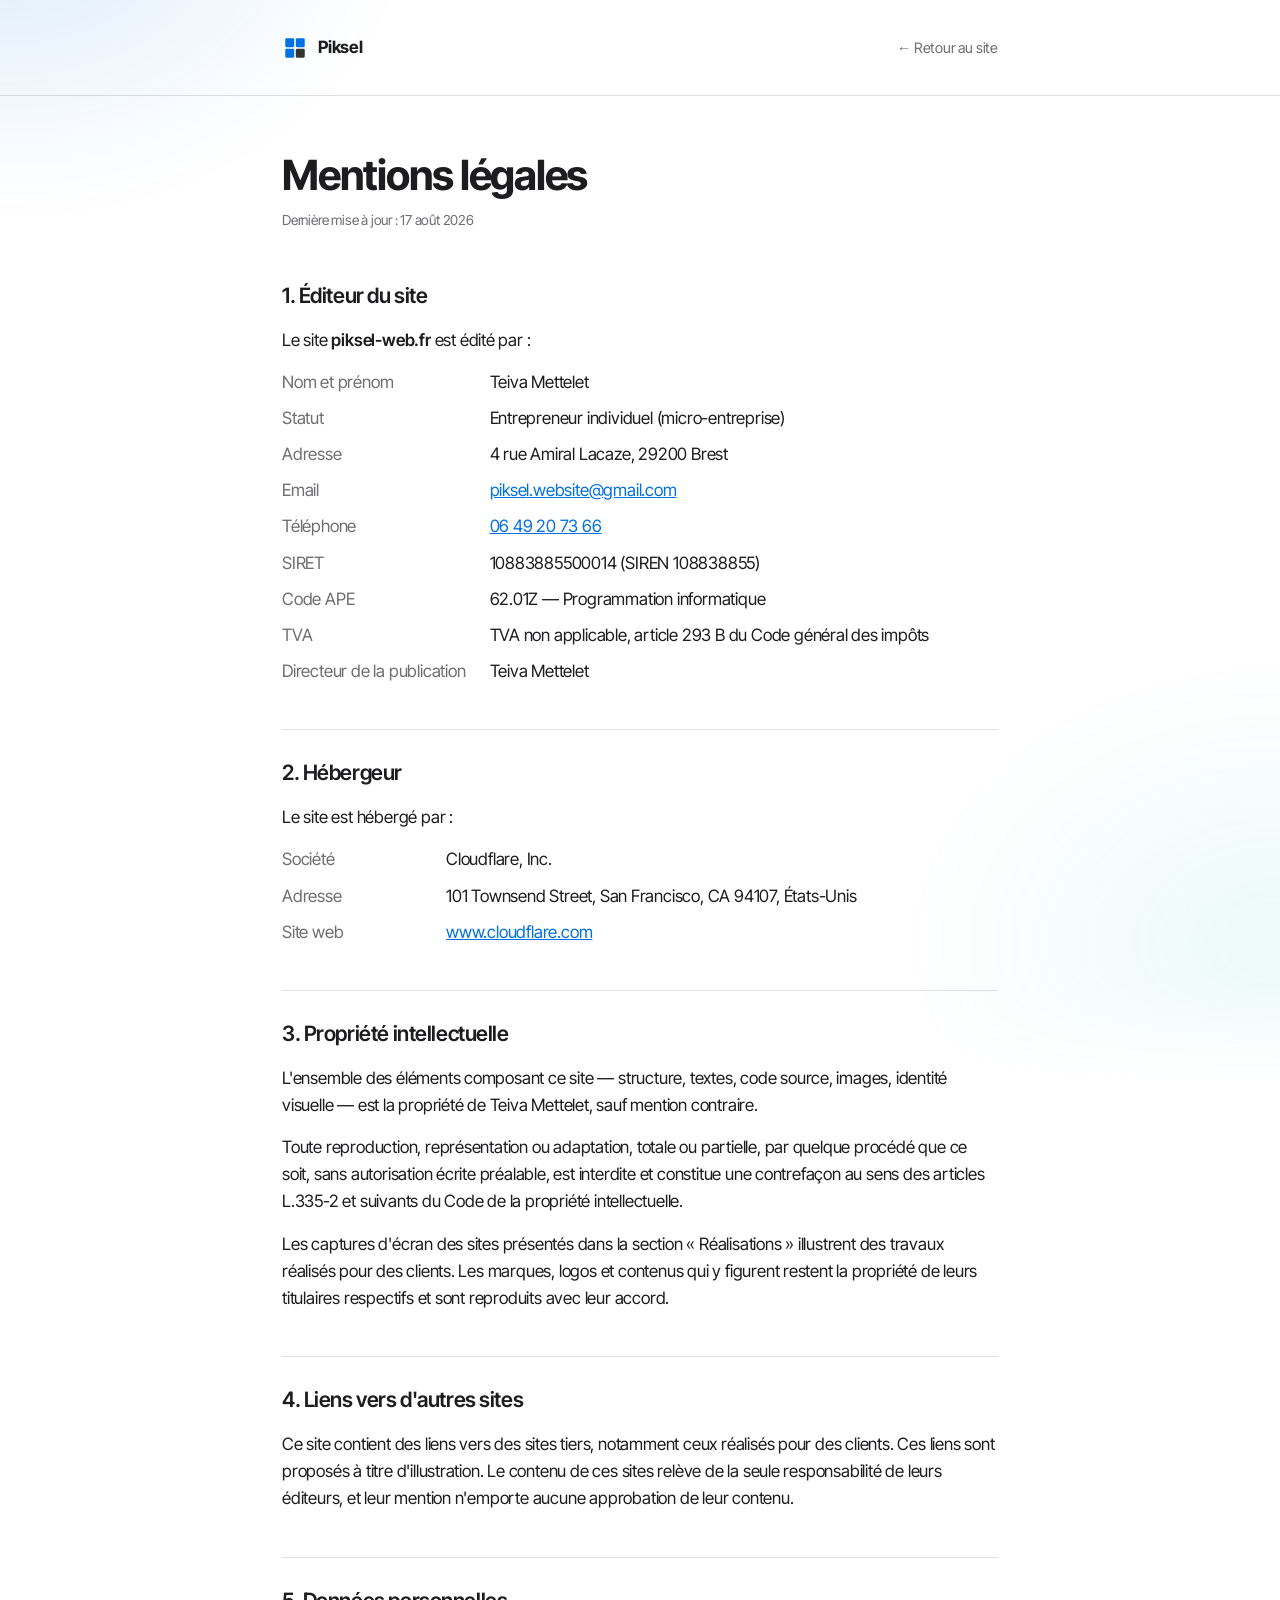
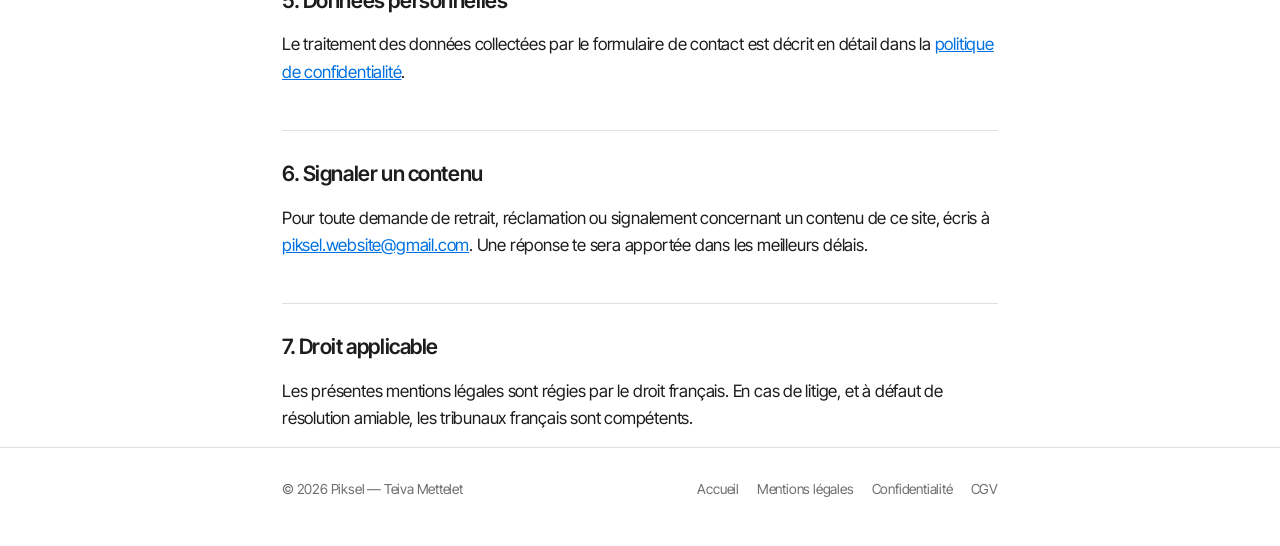
<file: mentions-legales.html>
<!DOCTYPE html>
<html lang="fr">
<head>
  <meta charset="UTF-8">
  <meta name="viewport" content="width=device-width, initial-scale=1.0">
  <title>Mentions légales — Piksel</title>
  <meta name="description" content="Mentions légales du site piksel-web.fr : éditeur, hébergeur, propriété intellectuelle.">
  <link rel="canonical" href="https://piksel-web.fr/mentions-legales">
  <meta name="robots" content="index, follow">
  <link rel="icon" href="/favicon.ico" sizes="48x48">
  <link rel="icon" href="/favicon.svg" type="image/svg+xml">
  <link rel="icon" href="/favicon-192.png" type="image/png" sizes="192x192">
  <link rel="apple-touch-icon" href="/apple-touch-icon.png">
  <link rel="stylesheet" href="legal.css">
</head>
<body>

  <header class="top">
    <div class="wrap">
      <a class="brand" href="/">
        <svg viewBox="0 0 32 32" aria-hidden="true">
          <rect x="4"  y="4"  width="11" height="11" rx="1.4" fill="var(--accent)"></rect>
          <rect x="17" y="4"  width="11" height="11" rx="1.4" fill="var(--accent)"></rect>
          <rect x="4"  y="17" width="11" height="11" rx="1.4" fill="var(--accent)"></rect>
          <rect x="17" y="17" width="11" height="11" rx="1.4" fill="currentColor" opacity=".9"></rect>
        </svg>
        Piksel
      </a>
      <a class="back" href="/">← Retour au site</a>
    </div>
  </header>

  <main class="wrap">
    <h1>Mentions légales</h1>
    <p class="maj">Dernière mise à jour : 17 août 2026</p>


    <h2>1. Éditeur du site</h2>
    <p>
      Le site <strong>piksel-web.fr</strong> est édité par&nbsp;:
    </p>
    <dl>
      <dt>Nom et prénom</dt>
      <dd>Teiva Mettelet</dd>

      <dt>Statut</dt>
      <dd>Entrepreneur individuel (micro-entreprise)</dd>

      <dt>Adresse</dt>
      <dd>4 rue Amiral Lacaze, 29200 Brest</dd>

      <dt>Email</dt>
      <dd><a href="mailto:piksel.website@gmail.com">piksel.website@gmail.com</a></dd>

      <dt>Téléphone</dt>
      <dd><a href="tel:+33649207366">06&nbsp;49&nbsp;20&nbsp;73&nbsp;66</a></dd>

      <dt>SIRET</dt>
      <dd>10883885500014 (SIREN&nbsp;108838855)</dd>

      <dt>Code APE</dt>
      <dd>62.01Z — Programmation informatique</dd>

      <dt>TVA</dt>
      <dd>TVA non applicable, article 293 B du Code général des impôts</dd>

      <dt>Directeur de la publication</dt>
      <dd>Teiva Mettelet</dd>
    </dl>


    <h2>2. Hébergeur</h2>
    <p>
      Le site est hébergé par&nbsp;:
    </p>
    <dl>
      <dt>Société</dt>
      <dd>Cloudflare, Inc.</dd>

      <dt>Adresse</dt>
      <dd>101 Townsend Street, San Francisco, CA 94107, États-Unis</dd>

      <dt>Site web</dt>
      <dd><a href="https://www.cloudflare.com" target="_blank" rel="noopener">www.cloudflare.com</a></dd>
    </dl>

    <h2>3. Propriété intellectuelle</h2>
    <p>
      L'ensemble des éléments composant ce site — structure, textes, code
      source, images, identité visuelle — est la propriété de Teiva
      Mettelet, sauf mention contraire.
    </p>
    <p>
      Toute reproduction, représentation ou adaptation, totale ou partielle,
      par quelque procédé que ce soit, sans autorisation écrite préalable,
      est interdite et constitue une contrefaçon au sens des articles
      L.335-2 et suivants du Code de la propriété intellectuelle.
    </p>
    <p>
      Les captures d'écran des sites présentés dans la section
      «&nbsp;Réalisations&nbsp;» illustrent des travaux réalisés pour des
      clients. Les marques, logos et contenus qui y figurent restent la
      propriété de leurs titulaires respectifs et sont reproduits avec leur
      accord.
    </p>

    <h2>4. Liens vers d'autres sites</h2>
    <p>
      Ce site contient des liens vers des sites tiers, notamment ceux
      réalisés pour des clients. Ces liens sont proposés à titre
      d'illustration. Le contenu de ces sites relève de la seule
      responsabilité de leurs éditeurs, et leur mention n'emporte aucune
      approbation de leur contenu.
    </p>

    <h2>5. Données personnelles</h2>
    <p>
      Le traitement des données collectées par le formulaire de contact est
      décrit en détail dans la
      <a href="/confidentialite">politique de confidentialité</a>.
    </p>

    <h2>6. Signaler un contenu</h2>
    <p>
      Pour toute demande de retrait, réclamation ou signalement concernant
      un contenu de ce site, écris à
      <a href="mailto:piksel.website@gmail.com">piksel.website@gmail.com</a>.
      Une réponse te sera apportée dans les meilleurs délais.
    </p>

    <h2>7. Droit applicable</h2>
    <p>
      Les présentes mentions légales sont régies par le droit français. En
      cas de litige, et à défaut de résolution amiable, les tribunaux
      français sont compétents.
    </p>
  </main>

  <footer>
    <div class="wrap">
      <span>© 2026 Piksel — Teiva Mettelet</span>
      <nav>
        <a href="/">Accueil</a>
        <a href="/mentions-legales">Mentions légales</a>
        <a href="/confidentialite">Confidentialité</a>
        <a href="/cgv">CGV</a>
      </nav>
    </div>
  </footer>

</body>
</html>
</file>
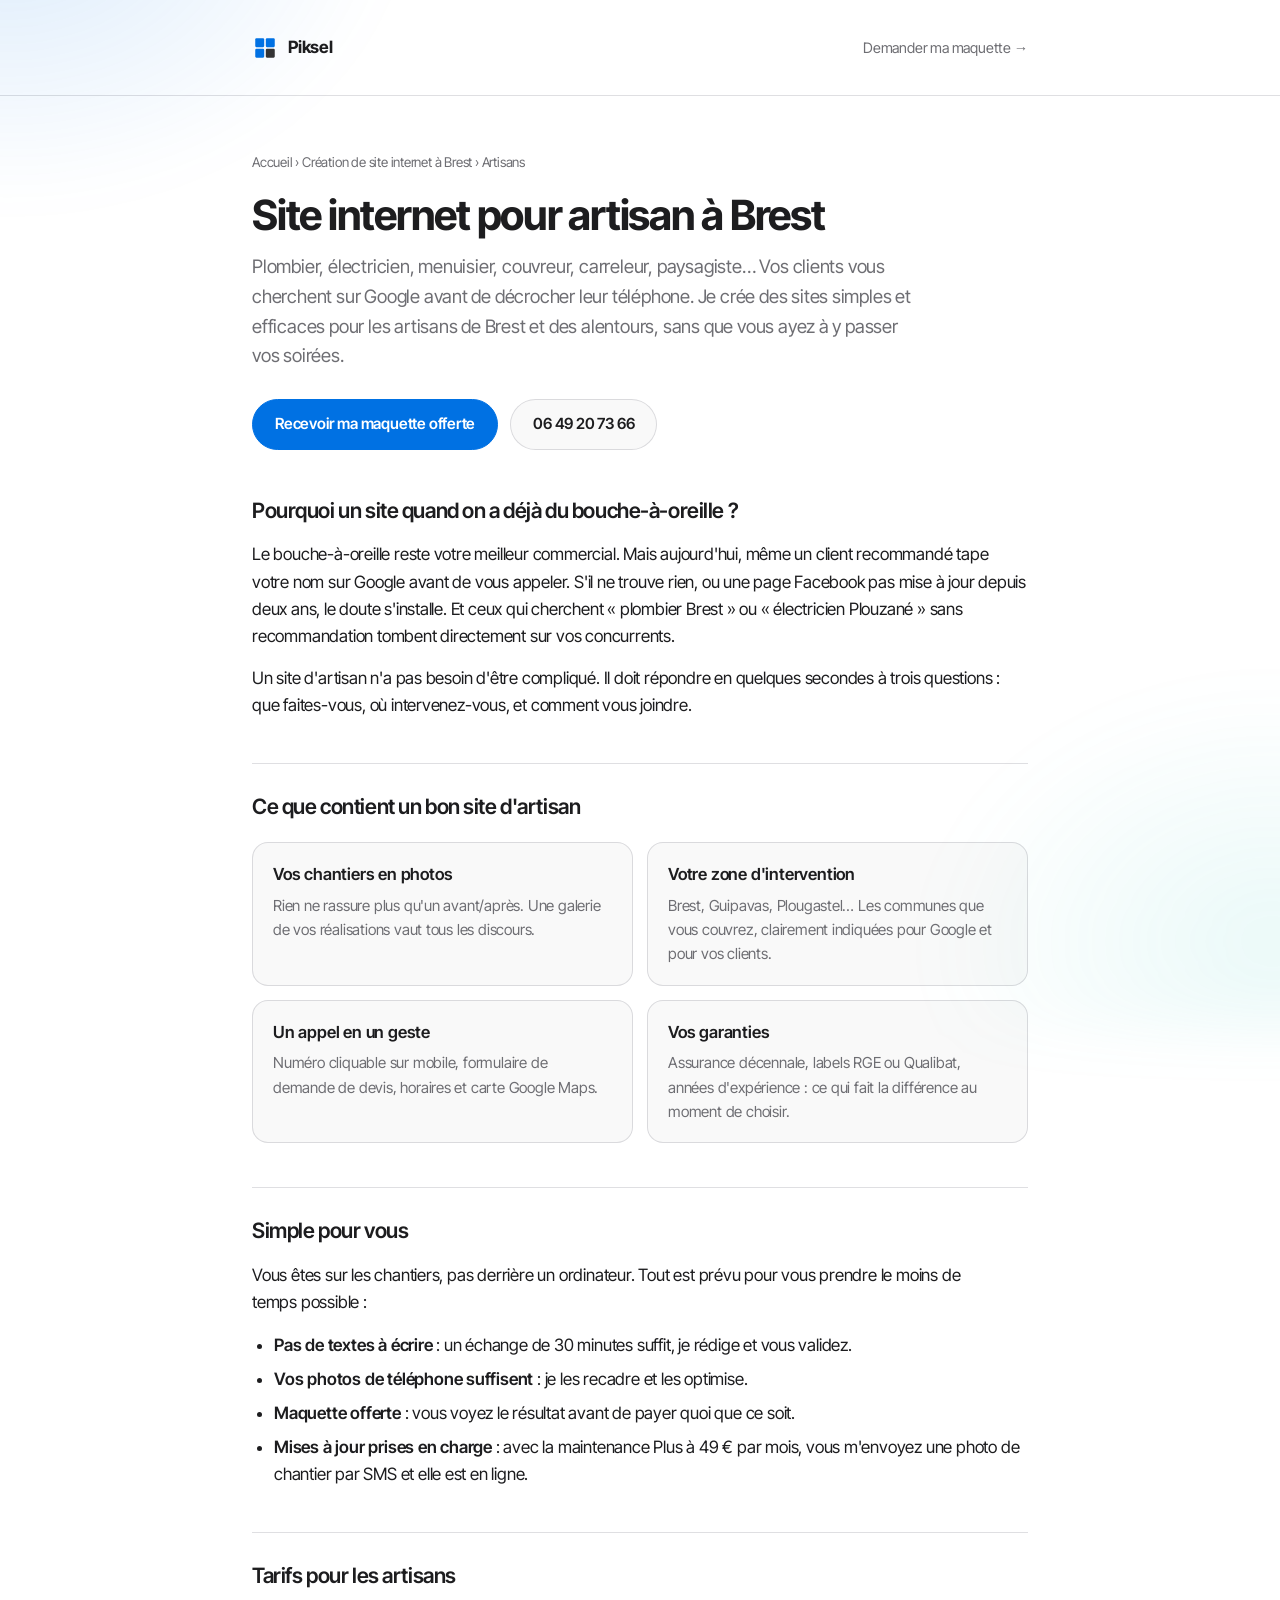
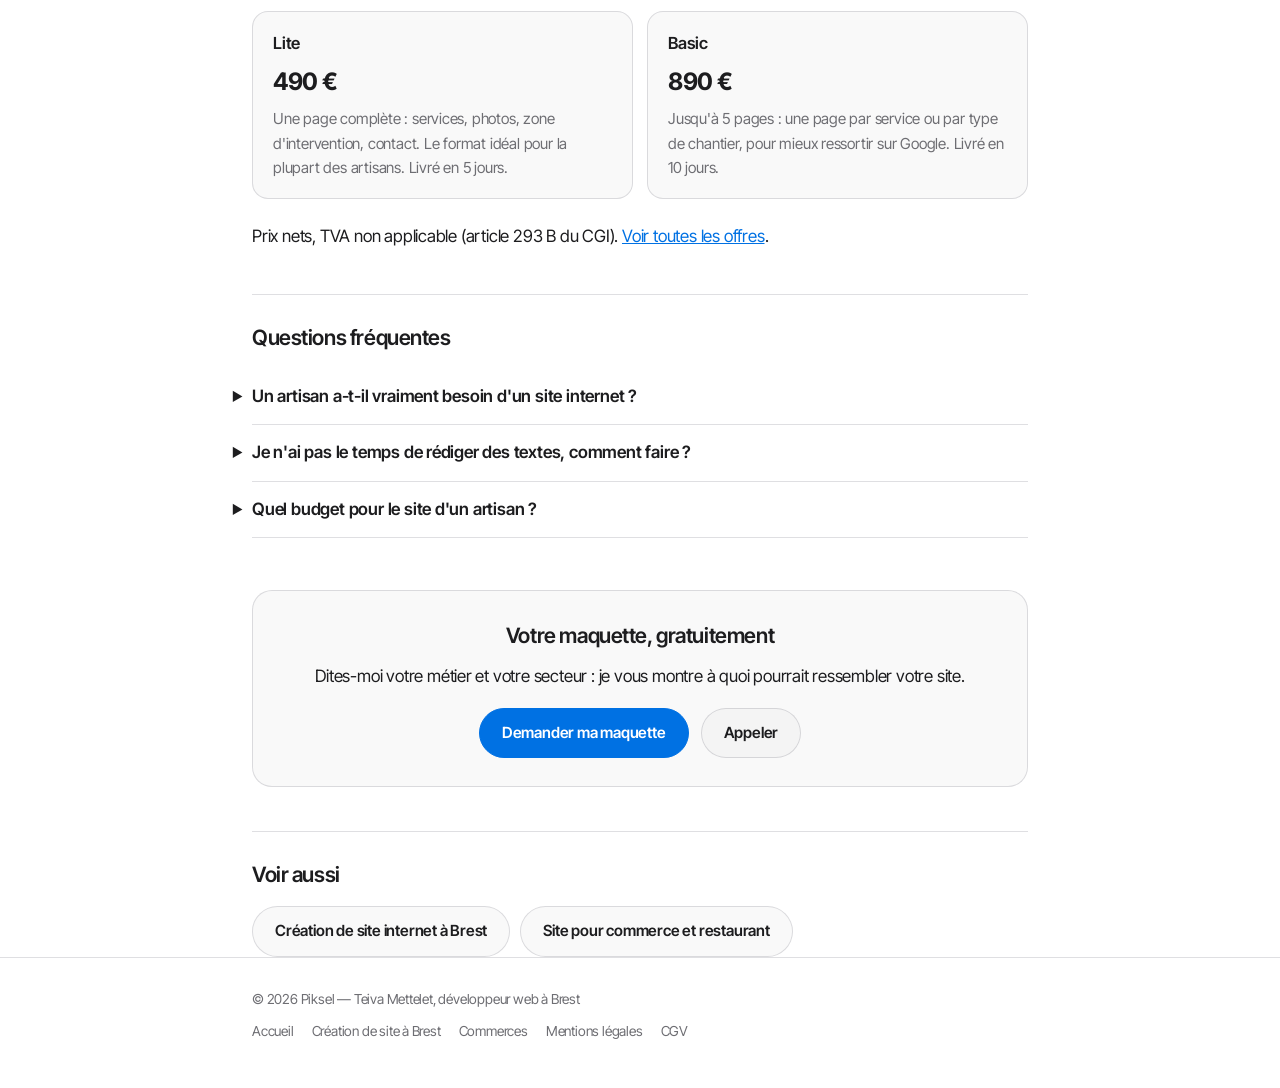
<file: site-internet-artisan-brest.html>
<!DOCTYPE html>
<html lang="fr">
<head>
  <meta charset="UTF-8">
  <meta name="viewport" content="width=device-width, initial-scale=1.0">
  <title>Site internet pour artisan à Brest — dès 490 € | Piksel</title>
  <meta name="description" content="Plombier, électricien, menuisier, carreleur… Un site internet simple et visible sur Google pour les artisans de Brest et des alentours. Maquette offerte, livré en 5 jours, dès 490 €.">
  <link rel="canonical" href="https://piksel-web.fr/site-internet-artisan-brest">
  <meta name="robots" content="index, follow">
  <meta property="og:title" content="Site internet pour artisan à Brest — Piksel">
  <meta property="og:description" content="Un site simple, rapide et visible sur Google pour les artisans du pays de Brest. Maquette offerte, dès 490 €.">
  <meta property="og:type" content="website">
  <meta property="og:url" content="https://piksel-web.fr/site-internet-artisan-brest">
  <meta property="og:image" content="https://piksel-web.fr/og.jpg">
  <meta property="og:locale" content="fr_FR">
  <meta name="twitter:card" content="summary_large_image">
  <link rel="icon" href="/favicon.ico" sizes="48x48">
  <link rel="icon" href="/favicon.svg" type="image/svg+xml">
  <link rel="icon" href="/favicon-192.png" type="image/png" sizes="192x192">
  <link rel="apple-touch-icon" href="/apple-touch-icon.png">
  <link rel="stylesheet" href="legal.css">
  <link rel="stylesheet" href="pages.css">

  <script type="application/ld+json">
  {
    "@context": "https://schema.org",
    "@graph": [
      {
        "@type": "Service",
        "name": "Création de site internet pour artisans à Brest",
        "serviceType": "Création de site internet",
        "audience": { "@type": "BusinessAudience", "audienceType": "Artisans du bâtiment et de services" },
        "provider": { "@id": "https://piksel-web.fr/#business" },
        "areaServed": { "@type": "City", "name": "Brest" },
        "offers": { "@type": "Offer", "price": "490", "priceCurrency": "EUR" }
      },
      {
        "@type": "BreadcrumbList",
        "itemListElement": [
          { "@type": "ListItem", "position": 1, "name": "Accueil", "item": "https://piksel-web.fr/" },
          { "@type": "ListItem", "position": 2, "name": "Création de site internet à Brest", "item": "https://piksel-web.fr/creation-site-internet-brest" },
          { "@type": "ListItem", "position": 3, "name": "Site internet pour artisan", "item": "https://piksel-web.fr/site-internet-artisan-brest" }
        ]
      },
      {
        "@type": "FAQPage",
        "mainEntity": [
          {
            "@type": "Question",
            "name": "Un artisan a-t-il vraiment besoin d'un site internet ?",
            "acceptedAnswer": { "@type": "Answer", "text": "Oui : avant d'appeler un artisan, la plupart des particuliers le cherchent sur Google et regardent ses réalisations. Sans site, ces recherches profitent aux concurrents qui en ont un." }
          },
          {
            "@type": "Question",
            "name": "Je n'ai pas le temps de rédiger des textes, comment faire ?",
            "acceptedAnswer": { "@type": "Answer", "text": "Un échange de 30 minutes suffit : je rédige les textes à partir de ce que vous me racontez de votre métier, puis vous les validez." }
          },
          {
            "@type": "Question",
            "name": "Quel budget pour le site d'un artisan ?",
            "acceptedAnswer": { "@type": "Answer", "text": "Une page complète coûte 490 € et suffit à la plupart des artisans. Pour présenter plusieurs services en détail, l'offre à 5 pages coûte 890 €." }
          }
        ]
      }
    ]
  }
  </script>
</head>
<body>

  <header class="top">
    <div class="wrap">
      <a class="brand" href="/">
        <svg viewBox="0 0 32 32" aria-hidden="true">
          <rect x="4"  y="4"  width="11" height="11" rx="1.4" fill="var(--accent)"></rect>
          <rect x="17" y="4"  width="11" height="11" rx="1.4" fill="var(--accent)"></rect>
          <rect x="4"  y="17" width="11" height="11" rx="1.4" fill="var(--accent)"></rect>
          <rect x="17" y="17" width="11" height="11" rx="1.4" fill="currentColor" opacity=".9"></rect>
        </svg>
        Piksel
      </a>
      <a class="back" href="/#contact">Demander ma maquette →</a>
    </div>
  </header>

  <main class="wrap">
    <nav class="ariane" aria-label="Fil d'Ariane"><a href="/">Accueil</a> › <a href="/creation-site-internet-brest">Création de site internet à Brest</a> › Artisans</nav>

    <h1>Site internet pour artisan à Brest</h1>
    <p class="chapo">
      Plombier, électricien, menuisier, couvreur, carreleur, paysagiste…
      Vos clients vous cherchent sur Google avant de décrocher leur
      téléphone. Je crée des sites simples et efficaces pour les artisans
      de Brest et des alentours, sans que vous ayez à y passer vos soirées.
    </p>
    <div class="cta">
      <a class="btn btn-p" href="/#contact">Recevoir ma maquette offerte</a>
      <a class="btn" href="tel:+33649207366">06 49 20 73 66</a>
    </div>

    <h2>Pourquoi un site quand on a déjà du bouche-à-oreille&nbsp;?</h2>
    <p>
      Le bouche-à-oreille reste votre meilleur commercial. Mais aujourd'hui,
      même un client recommandé tape votre nom sur Google avant de vous
      appeler. S'il ne trouve rien, ou une page Facebook pas mise à jour
      depuis deux ans, le doute s'installe. Et ceux qui cherchent
      «&nbsp;plombier Brest&nbsp;» ou «&nbsp;électricien Plouzané&nbsp;»
      sans recommandation tombent directement sur vos concurrents.
    </p>
    <p>
      Un site d'artisan n'a pas besoin d'être compliqué. Il doit répondre
      en quelques secondes à trois questions&nbsp;: que faites-vous, où
      intervenez-vous, et comment vous joindre.
    </p>

    <h2>Ce que contient un bon site d'artisan</h2>
    <div class="cartes c2">
      <div class="carte">
        <h3>Vos chantiers en photos</h3>
        <p>Rien ne rassure plus qu'un avant/après. Une galerie de vos réalisations vaut tous les discours.</p>
      </div>
      <div class="carte">
        <h3>Votre zone d'intervention</h3>
        <p>Brest, Guipavas, Plougastel… Les communes que vous couvrez, clairement indiquées pour Google et pour vos clients.</p>
      </div>
      <div class="carte">
        <h3>Un appel en un geste</h3>
        <p>Numéro cliquable sur mobile, formulaire de demande de devis, horaires et carte Google Maps.</p>
      </div>
      <div class="carte">
        <h3>Vos garanties</h3>
        <p>Assurance décennale, labels RGE ou Qualibat, années d'expérience&nbsp;: ce qui fait la différence au moment de choisir.</p>
      </div>
    </div>

    <h2>Simple pour vous</h2>
    <p>
      Vous êtes sur les chantiers, pas derrière un ordinateur. Tout est
      prévu pour vous prendre le moins de temps possible&nbsp;:
    </p>
    <ul>
      <li><strong>Pas de textes à écrire</strong>&nbsp;: un échange de 30 minutes suffit, je rédige et vous validez.</li>
      <li><strong>Vos photos de téléphone suffisent</strong>&nbsp;: je les recadre et les optimise.</li>
      <li><strong>Maquette offerte</strong>&nbsp;: vous voyez le résultat avant de payer quoi que ce soit.</li>
      <li><strong>Mises à jour prises en charge</strong>&nbsp;: avec la maintenance Plus à 49&nbsp;€ par mois, vous m'envoyez une photo de chantier par SMS et elle est en ligne.</li>
    </ul>

    <h2>Tarifs pour les artisans</h2>
    <div class="cartes">
      <div class="carte">
        <h3>Lite</h3>
        <span class="prix">490 €</span>
        <p>Une page complète&nbsp;: services, photos, zone d'intervention, contact. Le format idéal pour la plupart des artisans. Livré en 5 jours.</p>
      </div>
      <div class="carte">
        <h3>Basic</h3>
        <span class="prix">890 €</span>
        <p>Jusqu'à 5 pages&nbsp;: une page par service ou par type de chantier, pour mieux ressortir sur Google. Livré en 10 jours.</p>
      </div>
    </div>
    <p>Prix nets, TVA non applicable (article 293&nbsp;B du CGI). <a href="/creation-site-internet-brest">Voir toutes les offres</a>.</p>

    <h2>Questions fréquentes</h2>
    <details>
      <summary>Un artisan a-t-il vraiment besoin d'un site internet&nbsp;?</summary>
      <p>Oui&nbsp;: avant d'appeler un artisan, la plupart des particuliers le cherchent sur Google et regardent ses réalisations. Sans site, ces recherches profitent aux concurrents qui en ont un.</p>
    </details>
    <details>
      <summary>Je n'ai pas le temps de rédiger des textes, comment faire&nbsp;?</summary>
      <p>Un échange de 30 minutes suffit&nbsp;: je rédige les textes à partir de ce que vous me racontez de votre métier, puis vous les validez.</p>
    </details>
    <details>
      <summary>Quel budget pour le site d'un artisan&nbsp;?</summary>
      <p>Une page complète coûte 490&nbsp;€ et suffit à la plupart des artisans. Pour présenter plusieurs services en détail, l'offre à 5 pages coûte 890&nbsp;€.</p>
    </details>

    <section class="final">
      <h2>Votre maquette, gratuitement</h2>
      <p>Dites-moi votre métier et votre secteur&nbsp;: je vous montre à quoi pourrait ressembler votre site.</p>
      <div class="cta">
        <a class="btn btn-p" href="/#contact">Demander ma maquette</a>
        <a class="btn" href="tel:+33649207366">Appeler</a>
      </div>
    </section>

    <h2>Voir aussi</h2>
    <ul class="voir-aussi">
      <li><a class="btn" href="/creation-site-internet-brest">Création de site internet à Brest</a></li>
      <li><a class="btn" href="/site-internet-commerce-restaurant-brest">Site pour commerce et restaurant</a></li>
    </ul>
  </main>

  <footer>
    <div class="wrap">
      <span>© 2026 Piksel — Teiva Mettelet, développeur web à Brest</span>
      <nav>
        <a href="/">Accueil</a>
        <a href="/creation-site-internet-brest">Création de site à Brest</a>
        <a href="/site-internet-commerce-restaurant-brest">Commerces</a>
        <a href="/mentions-legales">Mentions légales</a>
        <a href="/cgv">CGV</a>
      </nav>
    </div>
  </footer>

</body>
</html>
</file>
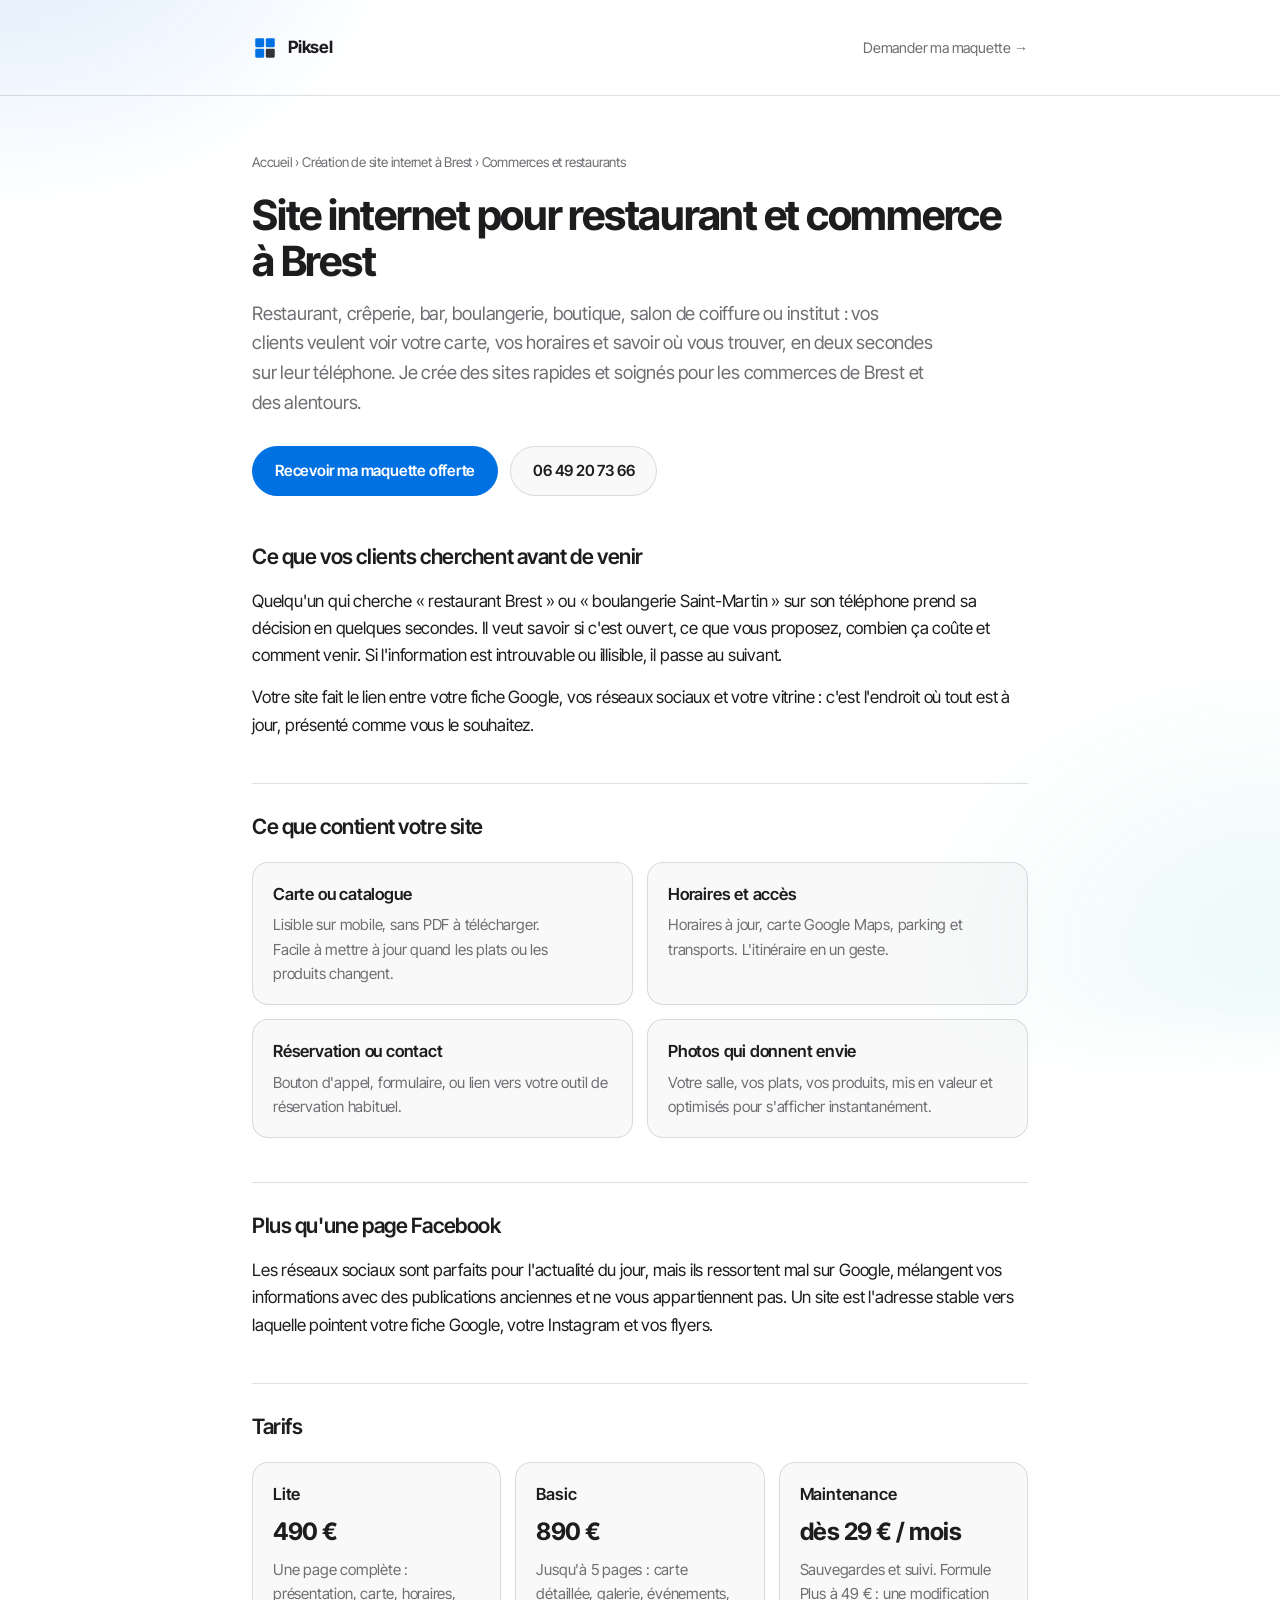
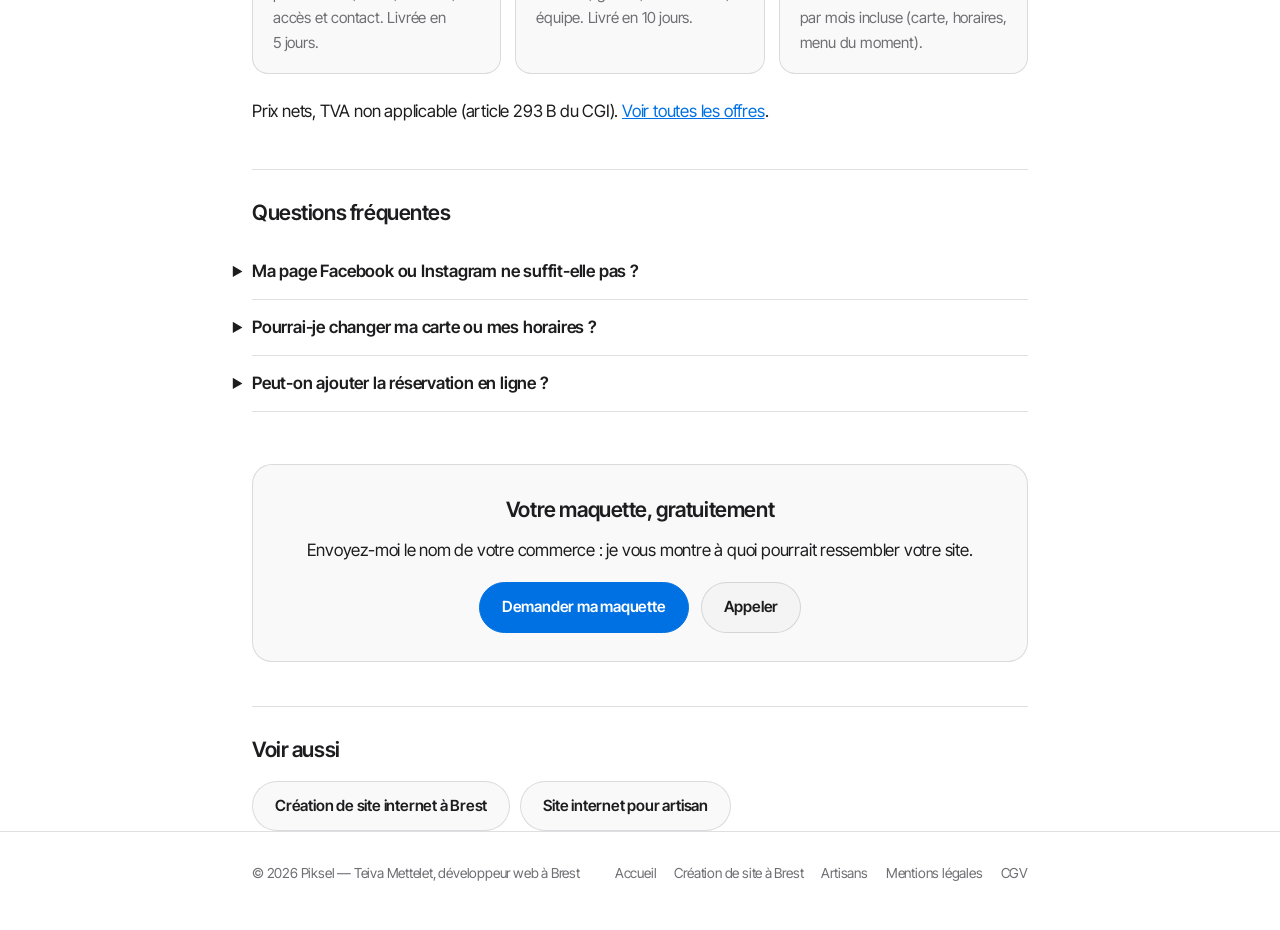
<file: site-internet-commerce-restaurant-brest.html>
<!DOCTYPE html>
<html lang="fr">
<head>
  <meta charset="UTF-8">
  <meta name="viewport" content="width=device-width, initial-scale=1.0">
  <title>Site internet pour restaurant et commerce à Brest | Piksel</title>
  <meta name="description" content="Restaurant, bar, boulangerie, boutique, salon de coiffure : un site rapide avec carte, horaires et Google Maps pour les commerces de Brest. Maquette offerte, dès 490 €.">
  <link rel="canonical" href="https://piksel-web.fr/site-internet-commerce-restaurant-brest">
  <meta name="robots" content="index, follow">
  <meta property="og:title" content="Site internet pour restaurant et commerce à Brest — Piksel">
  <meta property="og:description" content="Carte, horaires, réservation, Google Maps : un site rapide pour les commerces et restaurants de Brest. Maquette offerte, dès 490 €.">
  <meta property="og:type" content="website">
  <meta property="og:url" content="https://piksel-web.fr/site-internet-commerce-restaurant-brest">
  <meta property="og:image" content="https://piksel-web.fr/og.jpg">
  <meta property="og:locale" content="fr_FR">
  <meta name="twitter:card" content="summary_large_image">
  <link rel="icon" href="/favicon.ico" sizes="48x48">
  <link rel="icon" href="/favicon.svg" type="image/svg+xml">
  <link rel="icon" href="/favicon-192.png" type="image/png" sizes="192x192">
  <link rel="apple-touch-icon" href="/apple-touch-icon.png">
  <link rel="stylesheet" href="legal.css">
  <link rel="stylesheet" href="pages.css">

  <script type="application/ld+json">
  {
    "@context": "https://schema.org",
    "@graph": [
      {
        "@type": "Service",
        "name": "Création de site internet pour commerces et restaurants à Brest",
        "serviceType": "Création de site internet",
        "audience": { "@type": "BusinessAudience", "audienceType": "Commerces, restaurants et métiers de bouche" },
        "provider": { "@id": "https://piksel-web.fr/#business" },
        "areaServed": { "@type": "City", "name": "Brest" },
        "offers": { "@type": "Offer", "price": "490", "priceCurrency": "EUR" }
      },
      {
        "@type": "BreadcrumbList",
        "itemListElement": [
          { "@type": "ListItem", "position": 1, "name": "Accueil", "item": "https://piksel-web.fr/" },
          { "@type": "ListItem", "position": 2, "name": "Création de site internet à Brest", "item": "https://piksel-web.fr/creation-site-internet-brest" },
          { "@type": "ListItem", "position": 3, "name": "Site pour commerce et restaurant", "item": "https://piksel-web.fr/site-internet-commerce-restaurant-brest" }
        ]
      },
      {
        "@type": "FAQPage",
        "mainEntity": [
          {
            "@type": "Question",
            "name": "Ma page Facebook ou Instagram ne suffit-elle pas ?",
            "acceptedAnswer": { "@type": "Answer", "text": "Les réseaux sociaux sont utiles pour l'actualité, mais ils ressortent mal sur Google et ne vous appartiennent pas. Un site est l'adresse stable vers laquelle pointent votre fiche Google, vos réseaux et vos flyers." }
          },
          {
            "@type": "Question",
            "name": "Pourrai-je changer ma carte ou mes horaires ?",
            "acceptedAnswer": { "@type": "Answer", "text": "Oui. Vous pouvez me les envoyer et ils sont mis à jour, à l'unité ou dans le cadre de la maintenance mensuelle." }
          },
          {
            "@type": "Question",
            "name": "Peut-on ajouter la réservation en ligne ?",
            "acceptedAnswer": { "@type": "Answer", "text": "Oui, en reliant votre site à l'outil de réservation que vous utilisez déjà, ou avec un simple formulaire de demande." }
          }
        ]
      }
    ]
  }
  </script>
</head>
<body>

  <header class="top">
    <div class="wrap">
      <a class="brand" href="/">
        <svg viewBox="0 0 32 32" aria-hidden="true">
          <rect x="4"  y="4"  width="11" height="11" rx="1.4" fill="var(--accent)"></rect>
          <rect x="17" y="4"  width="11" height="11" rx="1.4" fill="var(--accent)"></rect>
          <rect x="4"  y="17" width="11" height="11" rx="1.4" fill="var(--accent)"></rect>
          <rect x="17" y="17" width="11" height="11" rx="1.4" fill="currentColor" opacity=".9"></rect>
        </svg>
        Piksel
      </a>
      <a class="back" href="/#contact">Demander ma maquette →</a>
    </div>
  </header>

  <main class="wrap">
    <nav class="ariane" aria-label="Fil d'Ariane"><a href="/">Accueil</a> › <a href="/creation-site-internet-brest">Création de site internet à Brest</a> › Commerces et restaurants</nav>

    <h1>Site internet pour restaurant et commerce à Brest</h1>
    <p class="chapo">
      Restaurant, crêperie, bar, boulangerie, boutique, salon de coiffure ou
      institut&nbsp;: vos clients veulent voir votre carte, vos horaires et
      savoir où vous trouver, en deux secondes sur leur téléphone. Je crée
      des sites rapides et soignés pour les commerces de Brest et des
      alentours.
    </p>
    <div class="cta">
      <a class="btn btn-p" href="/#contact">Recevoir ma maquette offerte</a>
      <a class="btn" href="tel:+33649207366">06 49 20 73 66</a>
    </div>

    <h2>Ce que vos clients cherchent avant de venir</h2>
    <p>
      Quelqu'un qui cherche «&nbsp;restaurant Brest&nbsp;» ou
      «&nbsp;boulangerie Saint-Martin&nbsp;» sur son téléphone prend sa
      décision en quelques secondes. Il veut savoir si c'est ouvert, ce que
      vous proposez, combien ça coûte et comment venir. Si l'information
      est introuvable ou illisible, il passe au suivant.
    </p>
    <p>
      Votre site fait le lien entre votre fiche Google, vos réseaux sociaux
      et votre vitrine&nbsp;: c'est l'endroit où tout est à jour, présenté
      comme vous le souhaitez.
    </p>

    <h2>Ce que contient votre site</h2>
    <div class="cartes c2">
      <div class="carte">
        <h3>Carte ou catalogue</h3>
        <p>Lisible sur mobile, sans PDF à télécharger. Facile à mettre à jour quand les plats ou les produits changent.</p>
      </div>
      <div class="carte">
        <h3>Horaires et accès</h3>
        <p>Horaires à jour, carte Google Maps, parking et transports. L'itinéraire en un geste.</p>
      </div>
      <div class="carte">
        <h3>Réservation ou contact</h3>
        <p>Bouton d'appel, formulaire, ou lien vers votre outil de réservation habituel.</p>
      </div>
      <div class="carte">
        <h3>Photos qui donnent envie</h3>
        <p>Votre salle, vos plats, vos produits, mis en valeur et optimisés pour s'afficher instantanément.</p>
      </div>
    </div>

    <h2>Plus qu'une page Facebook</h2>
    <p>
      Les réseaux sociaux sont parfaits pour l'actualité du jour, mais ils
      ressortent mal sur Google, mélangent vos informations avec des
      publications anciennes et ne vous appartiennent pas. Un site est
      l'adresse stable vers laquelle pointent votre fiche Google, votre
      Instagram et vos flyers.
    </p>

    <h2>Tarifs</h2>
    <div class="cartes">
      <div class="carte">
        <h3>Lite</h3>
        <span class="prix">490 €</span>
        <p>Une page complète&nbsp;: présentation, carte, horaires, accès et contact. Livrée en 5 jours.</p>
      </div>
      <div class="carte">
        <h3>Basic</h3>
        <span class="prix">890 €</span>
        <p>Jusqu'à 5 pages&nbsp;: carte détaillée, galerie, événements, équipe. Livré en 10 jours.</p>
      </div>
      <div class="carte">
        <h3>Maintenance</h3>
        <span class="prix">dès 29 € / mois</span>
        <p>Sauvegardes et suivi. Formule Plus à 49&nbsp;€&nbsp;: une modification par mois incluse (carte, horaires, menu du moment).</p>
      </div>
    </div>
    <p>Prix nets, TVA non applicable (article 293&nbsp;B du CGI). <a href="/creation-site-internet-brest">Voir toutes les offres</a>.</p>

    <h2>Questions fréquentes</h2>
    <details>
      <summary>Ma page Facebook ou Instagram ne suffit-elle pas&nbsp;?</summary>
      <p>Les réseaux sociaux sont utiles pour l'actualité, mais ils ressortent mal sur Google et ne vous appartiennent pas. Un site est l'adresse stable vers laquelle pointent votre fiche Google, vos réseaux et vos flyers.</p>
    </details>
    <details>
      <summary>Pourrai-je changer ma carte ou mes horaires&nbsp;?</summary>
      <p>Oui. Vous pouvez me les envoyer et ils sont mis à jour, à l'unité ou dans le cadre de la maintenance mensuelle.</p>
    </details>
    <details>
      <summary>Peut-on ajouter la réservation en ligne&nbsp;?</summary>
      <p>Oui, en reliant votre site à l'outil de réservation que vous utilisez déjà, ou avec un simple formulaire de demande.</p>
    </details>

    <section class="final">
      <h2>Votre maquette, gratuitement</h2>
      <p>Envoyez-moi le nom de votre commerce&nbsp;: je vous montre à quoi pourrait ressembler votre site.</p>
      <div class="cta">
        <a class="btn btn-p" href="/#contact">Demander ma maquette</a>
        <a class="btn" href="tel:+33649207366">Appeler</a>
      </div>
    </section>

    <h2>Voir aussi</h2>
    <ul class="voir-aussi">
      <li><a class="btn" href="/creation-site-internet-brest">Création de site internet à Brest</a></li>
      <li><a class="btn" href="/site-internet-artisan-brest">Site internet pour artisan</a></li>
    </ul>
  </main>

  <footer>
    <div class="wrap">
      <span>© 2026 Piksel — Teiva Mettelet, développeur web à Brest</span>
      <nav>
        <a href="/">Accueil</a>
        <a href="/creation-site-internet-brest">Création de site à Brest</a>
        <a href="/site-internet-artisan-brest">Artisans</a>
        <a href="/mentions-legales">Mentions légales</a>
        <a href="/cgv">CGV</a>
      </nav>
    </div>
  </footer>

</body>
</html>
</file>
<file: legal.css>
/* ============================================================
   Feuille de style commune aux pages légales.
   Volontairement séparée d'index.html : ces pages sont sobres,
   sans animation ni interaction, et n'ont besoin que d'une
   typographie lisible et de l'identité visuelle du site.
   ============================================================ */

@font-face {
  font-family: 'Inter Tight';
  font-style: normal;
  font-weight: 400;
  font-display: swap;
  src: url('fonts/inter-tight-latin-400.woff2') format('woff2');
}
@font-face {
  font-family: 'Inter Tight';
  font-style: normal;
  font-weight: 600;
  font-display: swap;
  src: url('fonts/inter-tight-latin-600.woff2') format('woff2');
}
@font-face {
  font-family: 'Inter Tight';
  font-style: normal;
  font-weight: 700;
  font-display: swap;
  src: url('fonts/inter-tight-latin-700.woff2') format('woff2');
}

:root {
  --bg: #fff;
  --txt: #1d1d1f;
  --txt-dim: #6e6e73;
  --accent: #0071e3;
  --line: rgba(28, 34, 54, .14);
  --card: rgba(0, 0, 0, .025);
  color-scheme: light;
}
@media (prefers-color-scheme: dark) {
  :root {
    --bg: #000;
    --txt: #f5f5f7;
    --txt-dim: #86868b;
    --accent: #2997ff;
    --line: rgba(255, 255, 255, .16);
    --card: rgba(255, 255, 255, .05);
    color-scheme: dark;
  }
}

* { margin: 0; padding: 0; box-sizing: border-box; }

html {
  -webkit-text-size-adjust: 100%;
  scroll-behavior: smooth;
}

body {
  background: var(--bg);
  color: var(--txt);
  font-family: 'Inter Tight', -apple-system, BlinkMacSystemFont, 'Helvetica Neue', Arial, sans-serif;
  font-size: 17px;
  line-height: 1.6;
  letter-spacing: -.012em;
  -webkit-font-smoothing: antialiased;
}

/* halo diffus repris de la page d'accueil */
body::before {
  content: '';
  position: fixed;
  inset: -15%;
  z-index: -1;
  pointer-events: none;
  background:
    radial-gradient(38% 40% at 12% 4%, rgba(0, 113, 227, .14), transparent 62%),
    radial-gradient(34% 36% at 88% 92%, rgba(52, 199, 190, .10), transparent 62%);
  filter: blur(26px);
}

.wrap {
  max-width: 760px;
  margin: 0 auto;
  padding: 0 22px;
}

/* ----- en-tête ----- */
.top {
  padding: 34px 0;
  border-bottom: 1px solid var(--line);
  margin-bottom: 56px;
}
.top .wrap {
  display: flex;
  align-items: center;
  justify-content: space-between;
  gap: 18px;
}
.brand {
  display: inline-flex;
  align-items: center;
  gap: 10px;
  font-weight: 700;
  font-size: 1.06rem;
  color: var(--txt);
  text-decoration: none;
}
.brand svg { width: 26px; height: 26px; flex: none; }
.back {
  font-size: .9rem;
  color: var(--txt-dim);
  text-decoration: none;
}
.back:hover { color: var(--accent); }

/* ----- contenu ----- */
main { padding-bottom: 80px; }

h1 {
  font-size: clamp(1.9rem, 5vw, 2.6rem);
  font-weight: 700;
  letter-spacing: -.03em;
  line-height: 1.12;
  margin-bottom: 10px;
}
.maj {
  font-size: .86rem;
  color: var(--txt-dim);
  margin-bottom: 48px;
}
h2 {
  font-size: 1.32rem;
  font-weight: 600;
  letter-spacing: -.02em;
  margin: 44px 0 14px;
  padding-top: 26px;
  border-top: 1px solid var(--line);
}
h2:first-of-type { border-top: 0; padding-top: 0; }
h3 {
  font-size: 1.04rem;
  font-weight: 600;
  margin: 26px 0 8px;
}
p { margin-bottom: 15px; text-wrap: pretty; }
ul, ol { margin: 0 0 15px 22px; }
li { margin-bottom: 7px; }
strong { font-weight: 600; }
a { color: var(--accent); }

dl {
  margin-bottom: 18px;
  display: grid;
  grid-template-columns: minmax(140px, auto) 1fr;
  gap: 9px 24px;
}
dt { color: var(--txt-dim); }
dd { margin: 0; }
@media (max-width: 560px) {
  dl { grid-template-columns: 1fr; gap: 2px; }
  dd { margin-bottom: 12px; }
}

table {
  width: 100%;
  border-collapse: collapse;
  margin-bottom: 20px;
  font-size: .94rem;
}
th, td {
  text-align: left;
  padding: 11px 12px;
  border-bottom: 1px solid var(--line);
  vertical-align: top;
}
th { color: var(--txt-dim); font-weight: 600; }

/* Encadré signalant une information que Teiva doit compléter
   ou faire valider. Volontairement très visible. */
.todo {
  background: rgba(255, 176, 32, .12);
  border: 1px solid rgba(255, 176, 32, .45);
  border-radius: 14px;
  padding: 16px 20px;
  margin: 22px 0;
  font-size: .93rem;
}
.todo strong { color: #a86400; }
@media (prefers-color-scheme: dark) {
  .todo strong { color: #ffc65c; }
}

/* champ à remplir, inséré dans le texte */
.champ {
  background: rgba(255, 176, 32, .22);
  border-radius: 5px;
  padding: 1px 7px;
  font-weight: 600;
  white-space: nowrap;
}

.note {
  background: var(--card);
  border: 1px solid var(--line);
  border-radius: 14px;
  padding: 16px 20px;
  margin: 22px 0;
  font-size: .93rem;
  color: var(--txt-dim);
}

/* ----- pied de page ----- */
footer {
  border-top: 1px solid var(--line);
  padding: 30px 0 46px;
  font-size: .86rem;
  color: var(--txt-dim);
}
footer .wrap {
  display: flex;
  flex-wrap: wrap;
  gap: 10px 22px;
  align-items: center;
  justify-content: space-between;
}
footer a { color: var(--txt-dim); text-decoration: none; }
footer a:hover { color: var(--accent); }
footer nav { display: flex; flex-wrap: wrap; gap: 18px; }
</file>
<file: pages.css>
/* ============================================================
   Compléments pour les pages de contenu (création de site à Brest,
   artisans, commerces). Se charge APRÈS legal.css, dont il reprend
   la typographie, les couleurs et l'en-tête.
   Fichier externe plutôt que <style> inline : la CSP n'a pas besoin
   d'une nouvelle empreinte à chaque retouche de ces pages.
   ============================================================ */

.wrap { max-width: 820px; }

/* fil d'Ariane */
.ariane {
  font-size: .84rem;
  color: var(--txt-dim);
  margin-bottom: 18px;
}
.ariane a { color: var(--txt-dim); text-decoration: none; }
.ariane a:hover { color: var(--accent); }

.chapo {
  font-size: 1.16rem;
  color: var(--txt-dim);
  margin: 14px 0 28px;
  max-width: 62ch;
}

/* boutons d'appel à l'action */
.cta {
  display: flex;
  flex-wrap: wrap;
  gap: 12px;
  margin: 8px 0 44px;
}
.btn {
  display: inline-flex;
  align-items: center;
  padding: 12px 22px;
  border-radius: 999px;
  font-weight: 600;
  font-size: .96rem;
  text-decoration: none;
  border: 1px solid var(--line);
  color: var(--txt);
  background: var(--card);
}
.btn:hover { border-color: var(--accent); color: var(--accent); }
.btn-p {
  background: var(--accent);
  border-color: var(--accent);
  color: #fff;
}
.btn-p:hover { color: #fff; filter: brightness(1.08); }

/* cartes (offres, arguments) */
.cartes {
  display: grid;
  grid-template-columns: repeat(auto-fit, minmax(220px, 1fr));
  gap: 14px;
  margin: 18px 0 24px;
}
.carte {
  background: var(--card);
  border: 1px solid var(--line);
  border-radius: 16px;
  padding: 18px 20px;
}
.carte h3 { margin: 0 0 6px; }
.carte p { margin: 0; font-size: .95rem; color: var(--txt-dim); }
.carte .prix {
  display: block;
  font-size: 1.5rem;
  font-weight: 700;
  letter-spacing: -.02em;
  color: var(--txt);
  margin: 4px 0 6px;
}

/* questions fréquentes */
details {
  border-bottom: 1px solid var(--line);
  padding: 14px 0;
}
summary {
  cursor: pointer;
  font-weight: 600;
  list-style-position: outside;
}
details p { margin: 10px 0 4px; }

/* encadré final */
.final {
  margin-top: 52px;
  padding: 28px;
  border-radius: 20px;
  background: var(--card);
  border: 1px solid var(--line);
  text-align: center;
}
.final h2 { border: 0; padding: 0; margin: 0 0 10px; }
.final .cta { justify-content: center; margin: 18px 0 0; }

/* liens vers les pages sœurs */
.voir-aussi {
  display: flex;
  flex-wrap: wrap;
  gap: 10px;
  margin: 12px 0 0;
  padding: 0;
  list-style: none;
}
.voir-aussi li { margin: 0; }

/* quatre arguments : une grille 2 × 2 plutôt que 3 + 1 orpheline */
.cartes.c2 { grid-template-columns: repeat(2, 1fr); }
@media (max-width: 560px) {
  .cartes.c2 { grid-template-columns: 1fr; }
}
</file>
